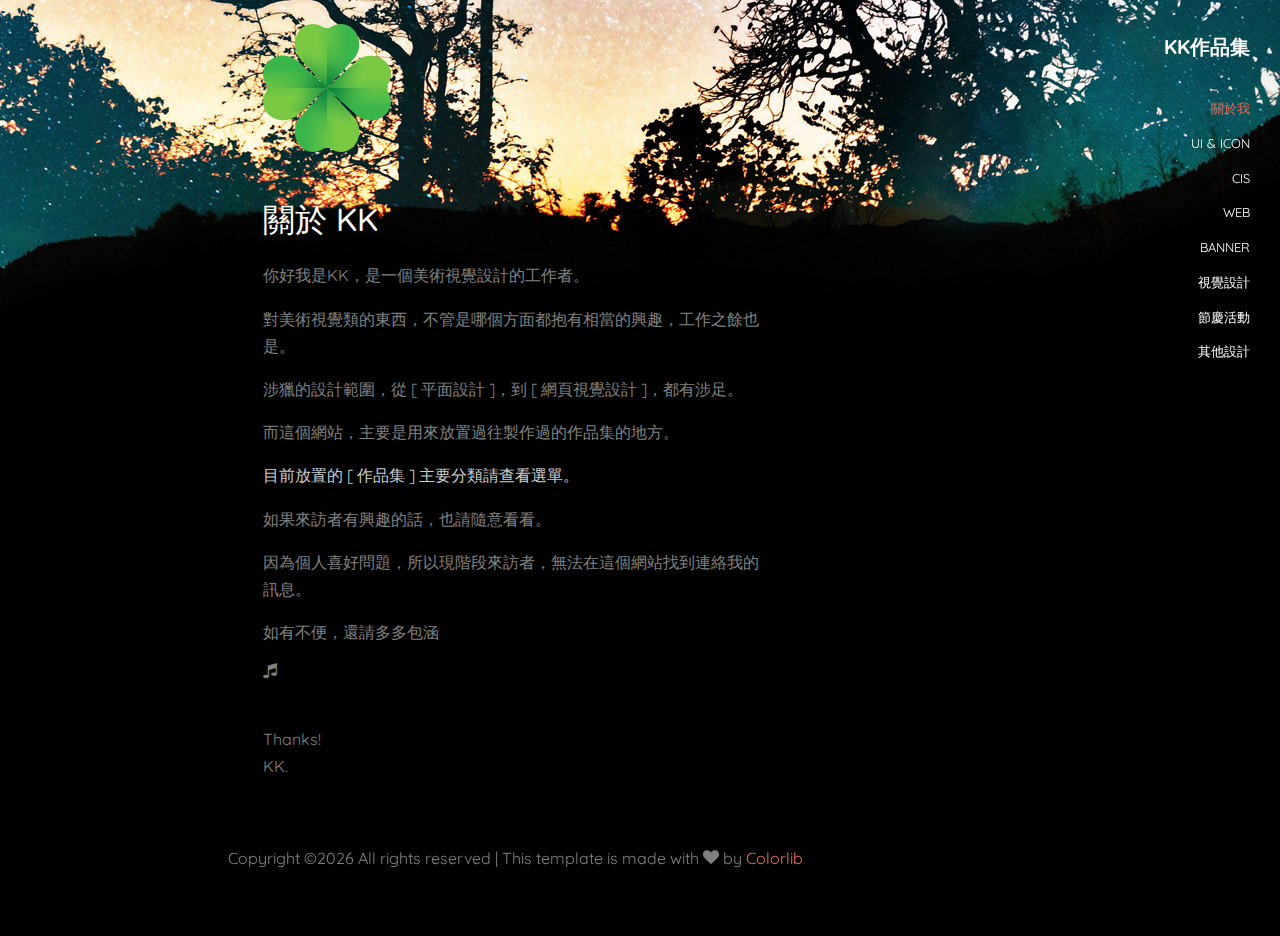
<file: index.html>
<!DOCTYPE html>
<html lang="en">
  <head>
    <title>KK作品集</title>
    <meta charset="utf-8">
    <meta name="viewport" content="width=device-width, initial-scale=1, shrink-to-fit=no">
    <link rel="shortcut icon" href="images/clover.png">

    <link href="https://fonts.googleapis.com/css?family=Quicksand:300,400,500,700,900" rel="stylesheet">
    <link rel="stylesheet" href="fonts/icomoon/style.css">

    <link rel="stylesheet" href="css/bootstrap.min.css">
    <link rel="stylesheet" href="css/magnific-popup.css">
    <link rel="stylesheet" href="css/jquery-ui.css">
    <link rel="stylesheet" href="css/owl.carousel.min.css">
    <link rel="stylesheet" href="css/owl.theme.default.min.css">

    <link rel="stylesheet" href="css/bootstrap-datepicker.css">

    <link rel="stylesheet" href="fonts/flaticon/font/flaticon.css">

    <link rel="stylesheet" href="css/aos.css">
    <link rel="stylesheet" href="css/fancybox.min.css">

    <link rel="stylesheet" href="css/style.css">
    
  </head>
  <body class="KK_bg">
  

  <div class="site-wrap">

  <div class="site-mobile-menu">
    <div class="site-mobile-menu-header">
      <div class="site-mobile-menu-close mt-3">
        <span class="icon-close2 js-menu-toggle"></span>
      </div>
    </div>
    <div class="site-mobile-menu-body"></div>
  </div>

  <header class="header-bar kk_sp d-flex d-lg-block align-items-center" data-aos="fade-left">
    <div class="site-logo">
      <a href="index.html">KK作品集</a>
    </div>
    
    <div class="d-inline-block d-xl-none ml-md-0 ml-auto py-3" style="position: relative; top: 3px;"><a href="#" class="site-menu-toggle js-menu-toggle text-white"><span class="icon-menu h3"></span></a></div>

    <div class="main-menu">
      <ul class="js-clone-nav">
        <li class="active"><a href="index.html">關於我</a></li>
        <li><a href="UI_and_Icon.html">UI & ICON</a></li>
        <li><a href="CIS.html">CIS</a></li>
        <li><a href="Web.html">WEB</a></li>
        <li><a href="banner.html">BANNER</a></li>
        <li><a href="visual_design.html">視覺設計</a></li>
        <li><a href="activity.html">節慶活動</a></li>
        <li><a href="other_design.html">其他設計</a></li>
      </ul>
      <ul class="social js-clone-nav" style="display:none;">
        <li><a href="#"><span class="icon-facebook"></span></a></li>
        <li><a href="#"><span class="icon-twitter"></span></a></li>
        <li><a href="#"><span class="icon-instagram"></span></a></li>
      </ul>
    </div>
  </header> 
  <main class="main-content">
    <div class="container-fluid photos">
      <div class="row justify-content-center">
        
        <div class="col-md-6 pt-4">
          <figure class="mb-5" data-aos="fade-up">
            <img src="images/clover.png" alt="Image" class="img-fluid">
          </figure>

          <h2 class="text-white mb-4" data-aos="fade-up">關於 KK</h2>

          <div class="row" data-aos="fade-up">
            <div class="col-md-12">
				
				<p>你好我是KK，是一個美術視覺設計的工作者。</p>
				<p>對美術視覺類的東西，不管是哪個方面都抱有相當的興趣，工作之餘也是。</p>
				<p>涉獵的設計範圍，從 [ 平面設計 ]，到 [ 網頁視覺設計 ]，都有涉足。</p>
              	<p>而這個網站，主要是用來放置過往製作過的作品集的地方。</p>
			  	<p style="color: #ccc;">目前放置的 [ 作品集 ] 主要分類請查看選單。</p>
				<p>如果來訪者有興趣的話，也請隨意看看。</p>
				<p>因為個人喜好問題，所以現階段來訪者，無法在這個網站找到連絡我的訊息。</p>
				<p>如有不便，還請多多包涵</p>
				<p class="mb-5 icomoon icon-music"></p>

              	<p class="mt-4">Thanks! <br>KK.</p>
				
            </div>
          </div>
        </div>

      </div>

      <div class="row justify-content-center">
        <div class="col-md-12 text-center py-5">
          <p>
        <!-- Link back to Colorlib can't be removed. Template is licensed under CC BY 3.0. -->
        Copyright &copy;<script>document.write(new Date().getFullYear());</script> All rights reserved | This template is made with <i class="icon-heart" aria-hidden="true"></i> by <a href="https://colorlib.com" target="_blank" >Colorlib</a>
        <!-- Link back to Colorlib can't be removed. Template is licensed under CC BY 3.0. -->
      </p>
        </div>
      </div>
    </div>
  </main>

</div> <!-- .site-wrap -->

  <script src="js/jquery-3.3.1.min.js"></script>
  <script src="js/jquery-migrate-3.0.1.min.js"></script>
  <script src="js/jquery-ui.js"></script>
  <script src="js/popper.min.js"></script>
  <script src="js/bootstrap.min.js"></script>
  <script src="js/owl.carousel.min.js"></script>
  <script src="js/jquery.stellar.min.js"></script>
  <script src="js/jquery.countdown.min.js"></script>
  <script src="js/jquery.magnific-popup.min.js"></script>
  <script src="js/bootstrap-datepicker.min.js"></script>
  <script src="js/aos.js"></script>

  <script src="js/jquery.fancybox.min.js"></script>

  <script src="js/main.js"></script>
    
  </body>
</html>
</file>
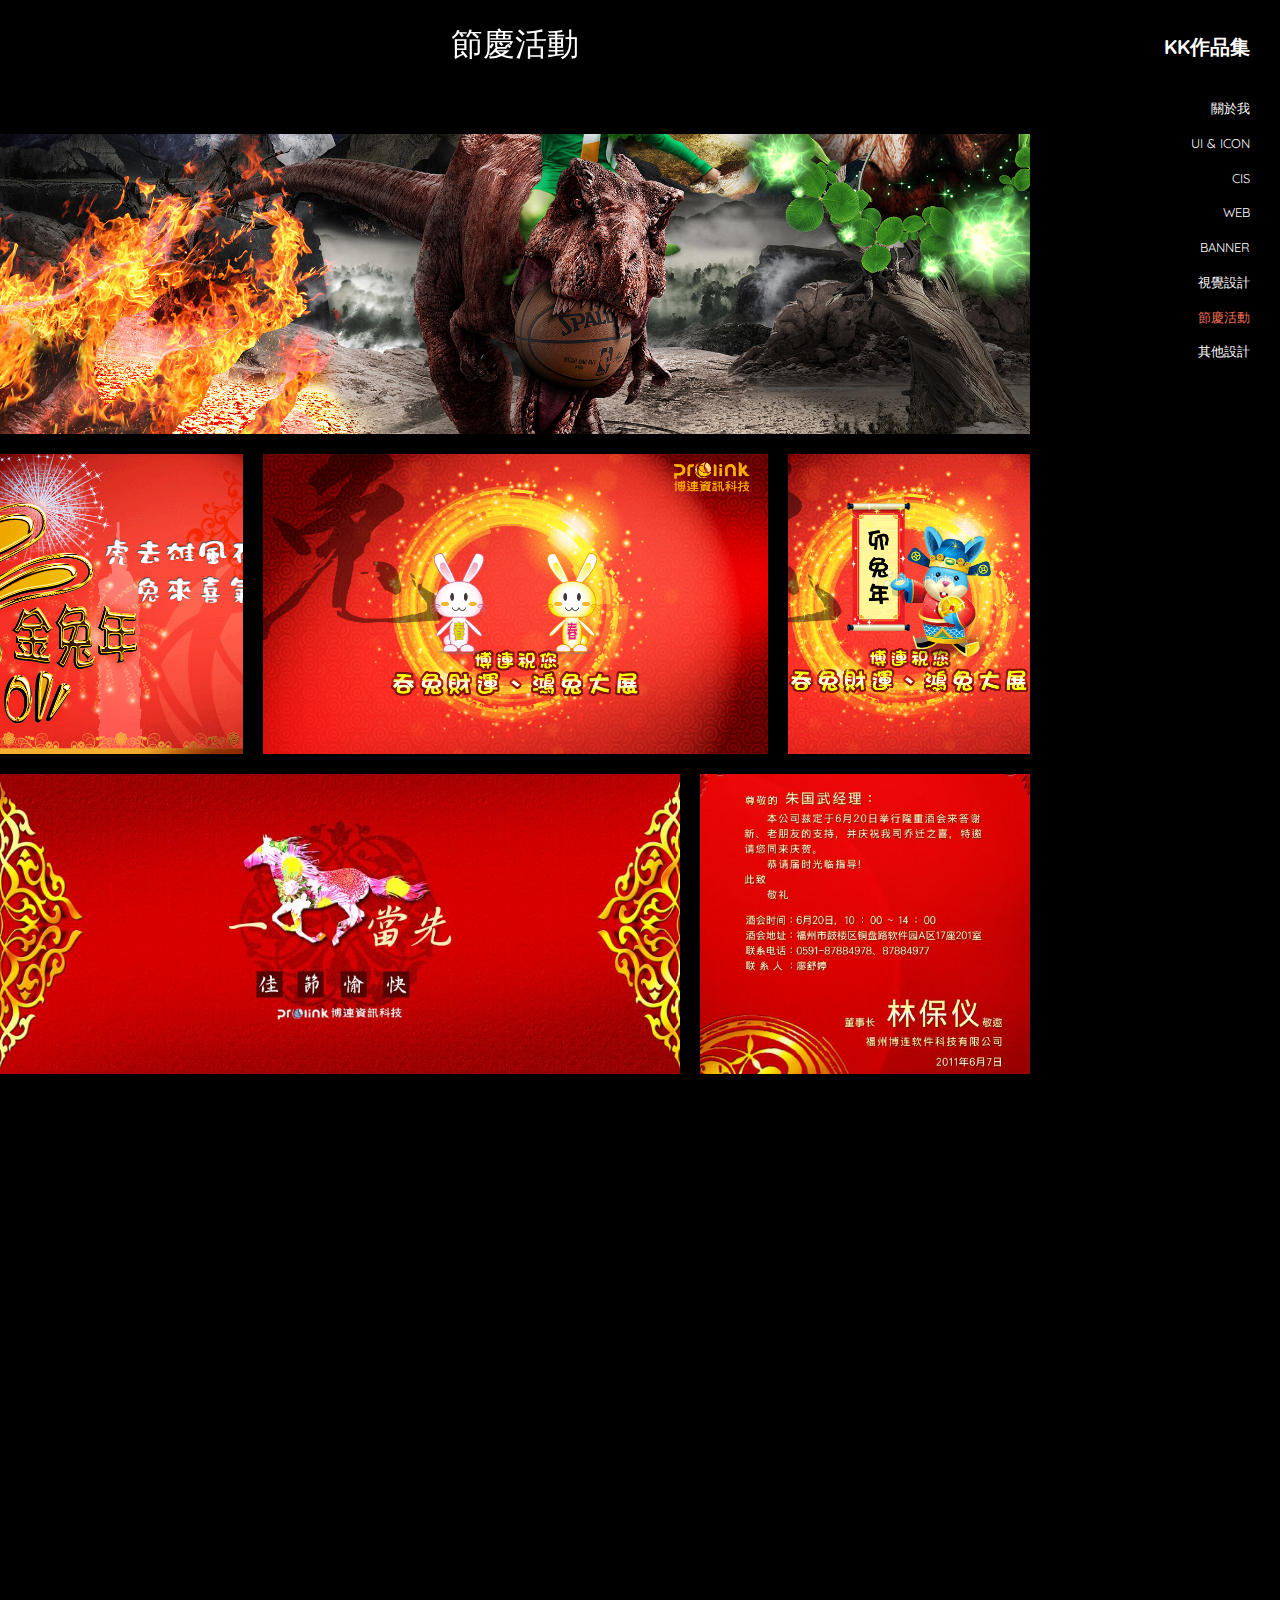
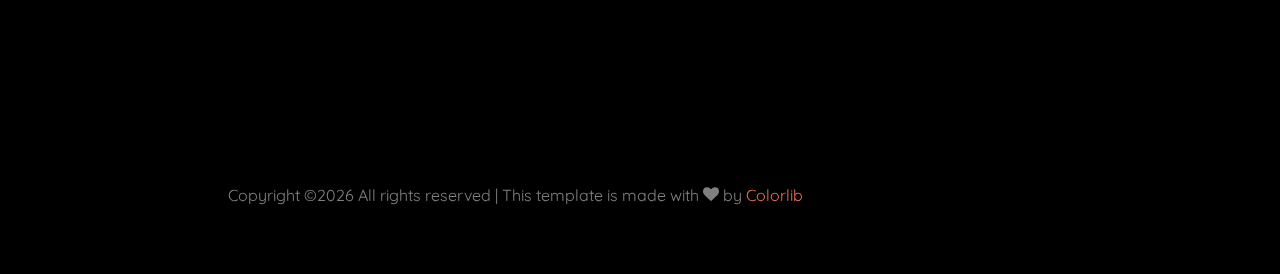
<file: activity.html>
<!DOCTYPE html>
<html lang="en">
  <head>
    <title>KK作品集</title>
    <meta charset="utf-8">
    <meta name="viewport" content="width=device-width, initial-scale=1, shrink-to-fit=no">
    <link rel="shortcut icon" href="images/clover.png">
	  
    <link href="https://fonts.googleapis.com/css?family=Quicksand:300,400,500,700,900" rel="stylesheet">
    <link rel="stylesheet" href="fonts/icomoon/style.css">

    <link rel="stylesheet" href="css/bootstrap.min.css">
    <link rel="stylesheet" href="css/magnific-popup.css">
    <link rel="stylesheet" href="css/jquery-ui.css">
    <link rel="stylesheet" href="css/owl.carousel.min.css">
    <link rel="stylesheet" href="css/owl.theme.default.min.css">

    <link rel="stylesheet" href="css/bootstrap-datepicker.css">

    <link rel="stylesheet" href="fonts/flaticon/font/flaticon.css">

    <link rel="stylesheet" href="css/aos.css">
    <link rel="stylesheet" href="css/fancybox.min.css">

    <link rel="stylesheet" href="css/style.css">
    
  </head>
  <body>
  

  <div class="site-wrap">

  <div class="site-mobile-menu">
    <div class="site-mobile-menu-header">
      <div class="site-mobile-menu-close mt-3">
        <span class="icon-close2 js-menu-toggle"></span>
      </div>
    </div>
    <div class="site-mobile-menu-body"></div>
  </div>

  <header class="header-bar d-flex d-lg-block align-items-center">
    <div class="site-logo">
      <a href="index.html">KK作品集</a>
    </div>
    
    <div class="d-inline-block d-xl-none ml-md-0 ml-auto py-3" style="position: relative; top: 3px;"><a href="#" class="site-menu-toggle js-menu-toggle text-white"><span class="icon-menu h3"></span></a></div>

    <div class="main-menu">
      <ul class="js-clone-nav">
        <li><a href="index.html">關於我</a></li>
        <li><a href="UI_and_Icon.html">UI & ICON</a></li>
        <li><a href="CIS.html">CIS</a></li>
        <li><a href="Web.html">WEB</a></li>
        <li><a href="banner.html">BANNER</a></li>
        <li><a href="visual_design.html">視覺設計</a></li>
        <li class="active"><a href="activity.html">節慶活動</a></li>
        <li><a href="other_design.html">其他設計</a></li>
      </ul>
      <ul class="social js-clone-nav" style="display:none;">
        <li><a href="#"><span class="icon-facebook"></span></a></li>
        <li><a href="#"><span class="icon-twitter"></span></a></li>
        <li><a href="#"><span class="icon-instagram"></span></a></li>
      </ul>
    </div>
  </header> 
  <main class="main-content">
    <div class="container-fluid photos">

      <div class="row pt-4 mb-5 text-center">
        <div class="col-12">
          <h2 class="text-white mb-4">節慶活動</h2>
        </div>
      </div>

      <div class="row align-items-stretch">
          
        <div class="col-6 col-md-6 col-lg-12" data-aos="fade-up">
          <a href="images/images_activity_002/NBA_Wallpaper_3840x2160_001.jpg" class="d-block photo-item" data-fancybox="gallery">
            <img src="images/images_activity_002/NBA_Wallpaper_3840x2160_001.jpg" alt="Image" class="img-fluid">
            <div class="photo-text-more">
              <span class="icon icon-search"></span>
            </div>
          </a>
        </div>
        
        <div class="col-6 col-md-6 col-lg-3" data-aos="fade-up">
          <a href="images/images_activity/2011_Rabbit_edm_02.gif" class="d-block photo-item" data-fancybox="gallery">
            <img src="images/images_activity/2011_Rabbit_edm_02.gif" alt="Image" class="img-fluid">
            <div class="photo-text-more">
              <span class="icon icon-search"></span>
            </div>
          </a>
        </div>
        <div class="col-6 col-md-6 col-lg-6" data-aos="fade-up" data-aos-delay="100">
          <a href="images/images_activity/2011_Rabbit_edm_03.gif" class="d-block photo-item" data-fancybox="gallery">
            <img src="images/images_activity/2011_Rabbit_edm_03.gif" alt="Image" class="img-fluid">
            <div class="photo-text-more">
              <span class="icon icon-search"></span>
            </div>
          </a>
        </div>
        <div class="col-6 col-md-6 col-lg-3" data-aos="fade-up" data-aos-delay="200">
          <a href="images/images_activity/2011_Rabbit_edm_03-2.gif" class="d-block photo-item" data-fancybox="gallery">
            <img src="images/images_activity/2011_Rabbit_edm_03-2.gif" alt="Image" class="img-fluid">
            <div class="photo-text-more">
              <span class="icon icon-search"></span>
            </div>
          </a>
        </div>

        <div class="col-6 col-md-6 col-lg-8" data-aos="fade-up">
          <a href="images/images_activity/2014year_edm_960x450_b.jpg" class="d-block photo-item" data-fancybox="gallery">
            <img src="images/images_activity/2014year_edm_960x450_b.jpg" alt="Image" class="img-fluid">
            <div class="photo-text-more">
              <span class="icon icon-search"></span>
            </div>
          </a>
        </div>
        <div class="col-6 col-md-6 col-lg-4" data-aos="fade-up" data-aos-delay="100">
          <a href="images/images_activity/20110525-edm-01.jpg" class="d-block photo-item" data-fancybox="gallery">
            <img src="images/images_activity/20110525-edm-01.jpg" alt="Image" class="img-fluid">
            <div class="photo-text-more">
              <span class="icon icon-search"></span>
            </div>
          </a>
        </div>

        <div class="col-6 col-md-6 col-lg-6" data-aos="fade-up">
          <a href="images/images_activity/20121128_Year-End-Party_edm-800x1200-03.jpg" class="d-block photo-item" data-fancybox="gallery">
            <img src="images/images_activity/20121128_Year-End-Party_edm-800x1200-03.jpg" alt="Image" class="img-fluid">
            <div class="photo-text-more">
              <span class="icon icon-search"></span>
            </div>
          </a>
        </div>
        <div class="col-6 col-md-6 col-lg-6" data-aos="fade-up" data-aos-delay="100">
          <a href="images/images_activity/e_card_CPP33_960x560_01.jpg" class="d-block photo-item" data-fancybox="gallery">
            <img src="images/images_activity/e_card_CPP33_960x560_01.jpg" alt="Image" class="img-fluid">
            <div class="photo-text-more">
              <span class="icon icon-search"></span>
            </div>
          </a>
        </div>


        <div class="col-6 col-md-6 col-lg-4" data-aos="fade-up">
          <a href="images/images_activity/EDM_20101208_01_Xmas_03.jpg" class="d-block photo-item" data-fancybox="gallery">
            <img src="images/images_activity/EDM_20101208_01_Xmas_03.jpg" alt="Image" class="img-fluid">
            <div class="photo-text-more">
              <span class="icon icon-search"></span>
            </div>
          </a>
        </div>
        <div class="col-6 col-md-6 col-lg-4" data-aos="fade-up" data-aos-delay="100">
          <a href="images/images_activity/EDM_20121226_800x450_03.jpg" class="d-block photo-item" data-fancybox="gallery">
            <img src="images/images_activity/EDM_20121226_800x450_03.jpg" alt="Image" class="img-fluid">
            <div class="photo-text-more">
              <span class="icon icon-search"></span>
            </div>
          </a>
        </div>
        <div class="col-6 col-md-6 col-lg-4" data-aos="fade-up" data-aos-delay="200">
          <a href="images/images_activity/EDM_20130130_960x450_01.jpg" class="d-block photo-item" data-fancybox="gallery">
            <img src="images/images_activity/EDM_20130130_960x450_01.jpg" alt="Image" class="img-fluid">
            <div class="photo-text-more">
              <span class="icon icon-search"></span>
            </div>
          </a>
        </div>

<!---->
        <div class="col-6 col-md-6 col-lg-3" data-aos="fade-up">
          <a href="images/images_activity/EDM_20130612_960x450_01.jpg" class="d-block photo-item" data-fancybox="gallery">
            <img src="images/images_activity/EDM_20130612_960x450_01.jpg" alt="Image" class="img-fluid">
            <div class="photo-text-more">
              <span class="icon icon-search"></span>
            </div>
          </a>
        </div>
        <div class="col-6 col-md-6 col-lg-6" data-aos="fade-up" data-aos-delay="100">
          <a href="images/images_activity/EDM_20130612_960x450_02.jpg" class="d-block photo-item" data-fancybox="gallery">
            <img src="images/images_activity/EDM_20130612_960x450_02.jpg" alt="Image" class="img-fluid">
            <div class="photo-text-more">
              <span class="icon icon-search"></span>
            </div>
          </a>
        </div>
        <div class="col-6 col-md-6 col-lg-3" data-aos="fade-up" data-aos-delay="200">
          <a href="images/images_activity/EDM_20130919_960x450_01.jpg" class="d-block photo-item" data-fancybox="gallery">
            <img src="images/images_activity/EDM_20130919_960x450_01.jpg" alt="Image" class="img-fluid">
            <div class="photo-text-more">
              <span class="icon icon-search"></span>
            </div>
          </a>
        </div>

        <div class="col-6 col-md-6 col-lg-8" data-aos="fade-up">
          <a href="images/images_activity/EDM_20131209_960x450_01.jpg" class="d-block photo-item" data-fancybox="gallery">
            <img src="images/images_activity/EDM_20131209_960x450_01.jpg" alt="Image" class="img-fluid">
            <div class="photo-text-more">
              <span class="icon icon-search"></span>
            </div>
          </a>
        </div>
        <div class="col-6 col-md-6 col-lg-4" data-aos="fade-up" data-aos-delay="100">
          <a href="images/images_activity/EDM_happy_new_year_2014.jpg" class="d-block photo-item" data-fancybox="gallery">
            <img src="images/images_activity/EDM_happy_new_year_2014.jpg" alt="Image" class="img-fluid">
            <div class="photo-text-more">
              <span class="icon icon-search"></span>
            </div>
          </a>
        </div>

        <div class="col-6 col-md-6 col-lg-6" data-aos="fade-up">
          <a href="images/images_activity/Festivals-800x494-01.jpg" class="d-block photo-item" data-fancybox="gallery">
            <img src="images/images_activity/Festivals-800x494-01.jpg" alt="Image" class="img-fluid">
            <div class="photo-text-more">
              <span class="icon icon-search"></span>
            </div>
          </a>
        </div>
        <div class="col-6 col-md-6 col-lg-6" data-aos="fade-up" data-aos-delay="100">
          <a href="images/images_activity/Festivals-800x494-02.gif" class="d-block photo-item" data-fancybox="gallery">
            <img src="images/images_activity/Festivals-800x494-02.gif" alt="Image" class="img-fluid">
            <div class="photo-text-more">
              <span class="icon icon-search"></span>
            </div>
          </a>
        </div>


        <div class="col-6 col-md-6 col-lg-4" data-aos="fade-up">
          <a href="images/images_activity/Festivals-800x494-02.jpg" class="d-block photo-item" data-fancybox="gallery">
            <img src="images/images_activity/Festivals-800x494-02.jpg" alt="Image" class="img-fluid">
            <div class="photo-text-more">
              <span class="icon icon-search"></span>
            </div>
          </a>
        </div>
        <div class="col-6 col-md-6 col-lg-4" data-aos="fade-up" data-aos-delay="100">
          <a href="images/images_activity/Festivals-edm-800x450-01.jpg" class="d-block photo-item" data-fancybox="gallery">
            <img src="images/images_activity/Festivals-edm-800x450-01.jpg" alt="Image" class="img-fluid">
            <div class="photo-text-more">
              <span class="icon icon-search"></span>
            </div>
          </a>
        </div>
        <div class="col-6 col-md-6 col-lg-4" data-aos="fade-up" data-aos-delay="200">
          <a href="images/images_activity/Festivals-edm-800x494-01-a.jpg" class="d-block photo-item" data-fancybox="gallery">
            <img src="images/images_activity/Festivals-edm-800x494-01-a.jpg" alt="Image" class="img-fluid">
            <div class="photo-text-more">
              <span class="icon icon-search"></span>
            </div>
          </a>
        </div>  

<!---->
        <div class="col-6 col-md-6 col-lg-3" data-aos="fade-up">
          <a href="images/images_activity/Festivals-edm-800x494-01-b.jpg" class="d-block photo-item" data-fancybox="gallery">
            <img src="images/images_activity/Festivals-edm-800x494-01-b.jpg" alt="Image" class="img-fluid">
            <div class="photo-text-more">
              <span class="icon icon-search"></span>
            </div>
          </a>
        </div>
        <div class="col-6 col-md-6 col-lg-6" data-aos="fade-up" data-aos-delay="100">
          <a href="images/images_activity/Rabbit_year_card_01s.jpg" class="d-block photo-item" data-fancybox="gallery">
            <img src="images/images_activity/Rabbit_year_card_01s.jpg" alt="Image" class="img-fluid">
            <div class="photo-text-more">
              <span class="icon icon-search"></span>
            </div>
          </a>
        </div>
        <div class="col-6 col-md-6 col-lg-3" data-aos="fade-up" data-aos-delay="200">
          <a href="images/images_activity/Year_end_760x1000_02.jpg" class="d-block photo-item" data-fancybox="gallery">
            <img src="images/images_activity/Year_end_760x1000_02.jpg" alt="Image" class="img-fluid">
            <div class="photo-text-more">
              <span class="icon icon-search"></span>
            </div>
          </a>
        </div>
  


      </div>


      <div class="row justify-content-center">
        <div class="col-md-12 text-center py-5">
          <p>
        <!-- Link back to Colorlib can't be removed. Template is licensed under CC BY 3.0. -->
        Copyright &copy;<script>document.write(new Date().getFullYear());</script> All rights reserved | This template is made with <i class="icon-heart" aria-hidden="true"></i> by <a href="https://colorlib.com" target="_blank" >Colorlib</a>
        <!-- Link back to Colorlib can't be removed. Template is licensed under CC BY 3.0. -->
      </p>
        </div>
      </div>
    </div>
  </main>

</div> <!-- .site-wrap -->

  <script src="js/jquery-3.3.1.min.js"></script>
  <script src="js/jquery-migrate-3.0.1.min.js"></script>
  <script src="js/jquery-ui.js"></script>
  <script src="js/popper.min.js"></script>
  <script src="js/bootstrap.min.js"></script>
  <script src="js/owl.carousel.min.js"></script>
  <script src="js/jquery.stellar.min.js"></script>
  <script src="js/jquery.countdown.min.js"></script>
  <script src="js/jquery.magnific-popup.min.js"></script>
  <script src="js/bootstrap-datepicker.min.js"></script>
  <script src="js/aos.js"></script>

  <script src="js/jquery.fancybox.min.js"></script>

  <script src="js/main.js"></script>
    
  </body>
</html>
</file>
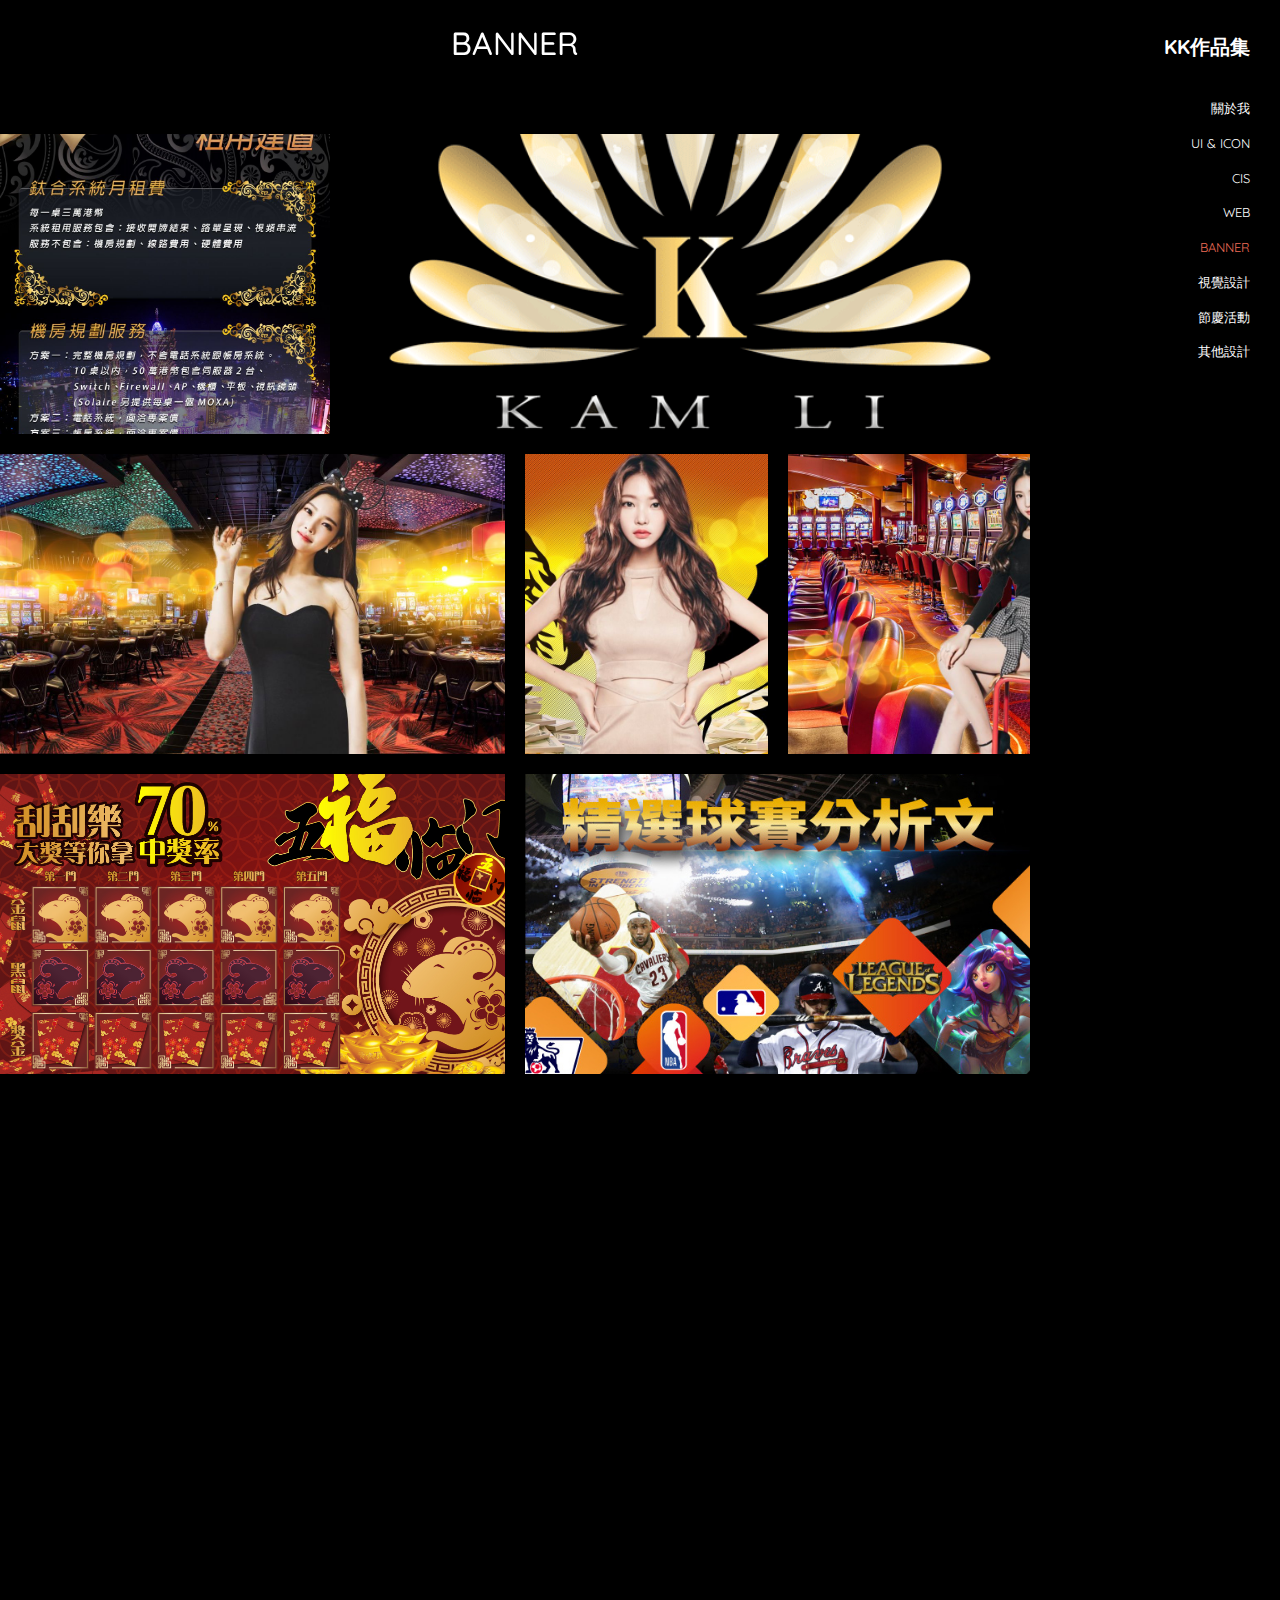
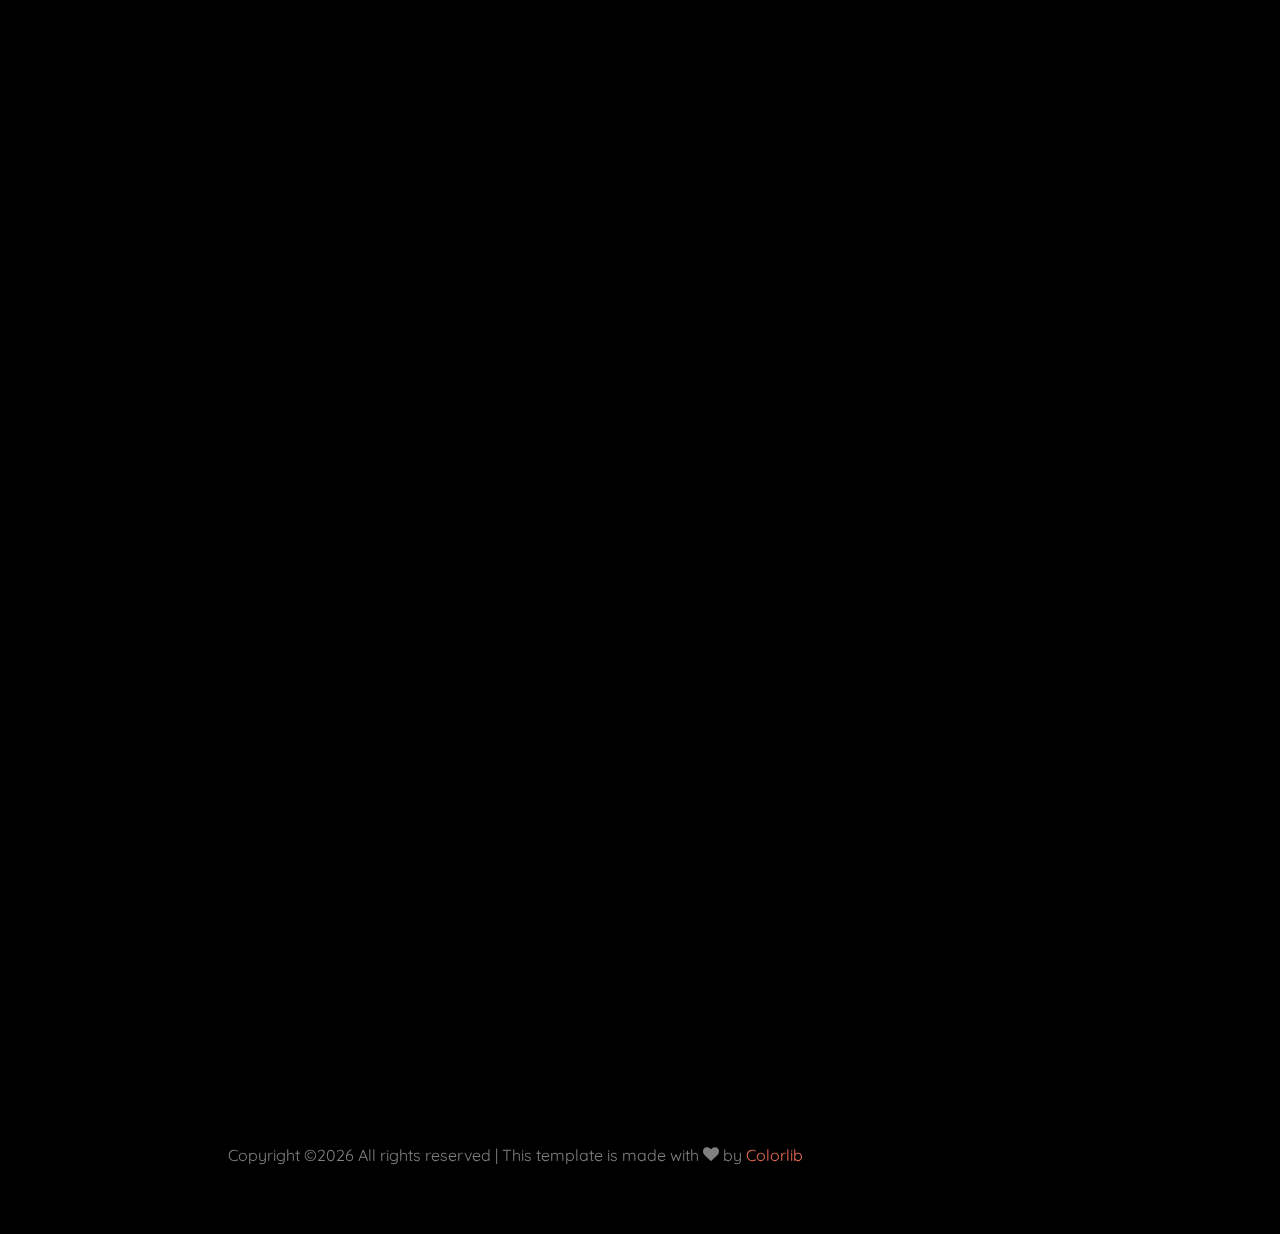
<file: banner.html>
<!DOCTYPE html>
<html lang="en">
  <head>
    <title>KK作品集</title>
    <meta charset="utf-8">
    <meta name="viewport" content="width=device-width, initial-scale=1, shrink-to-fit=no">
    <link rel="shortcut icon" href="images/clover.png">

    <link href="https://fonts.googleapis.com/css?family=Quicksand:300,400,500,700,900" rel="stylesheet">
    <link rel="stylesheet" href="fonts/icomoon/style.css">

    <link rel="stylesheet" href="css/bootstrap.min.css">
    <link rel="stylesheet" href="css/magnific-popup.css">
    <link rel="stylesheet" href="css/jquery-ui.css">
    <link rel="stylesheet" href="css/owl.carousel.min.css">
    <link rel="stylesheet" href="css/owl.theme.default.min.css">

    <link rel="stylesheet" href="css/bootstrap-datepicker.css">

    <link rel="stylesheet" href="fonts/flaticon/font/flaticon.css">

    <link rel="stylesheet" href="css/aos.css">
    <link rel="stylesheet" href="css/fancybox.min.css">

    <link rel="stylesheet" href="css/style.css">
    
  </head>
  <body>
  

  <div class="site-wrap">

  <div class="site-mobile-menu">
    <div class="site-mobile-menu-header">
      <div class="site-mobile-menu-close mt-3">
        <span class="icon-close2 js-menu-toggle"></span>
      </div>
    </div>
    <div class="site-mobile-menu-body"></div>
  </div>

  <header class="header-bar d-flex d-lg-block align-items-center">
    <div class="site-logo">
      <a href="index.html">KK作品集</a>
    </div>
    
    <div class="d-inline-block d-xl-none ml-md-0 ml-auto py-3" style="position: relative; top: 3px;"><a href="#" class="site-menu-toggle js-menu-toggle text-white"><span class="icon-menu h3"></span></a></div>

    <div class="main-menu">
      <ul class="js-clone-nav">
        <li><a href="index.html">關於我</a></li>
        <li><a href="UI_and_Icon.html">UI & ICON</a></li>
        <li><a href="CIS.html">CIS</a></li>
        <li><a href="Web.html">WEB</a></li>
        <li class="active"><a href="banner.html">BANNER</a></li>
        <li><a href="visual_design.html">視覺設計</a></li>
        <li><a href="activity.html">節慶活動</a></li>
        <li><a href="other_design.html">其他設計</a></li>
      </ul>
      <ul class="social js-clone-nav" style="display:none;">
        <li><a href="#"><span class="icon-facebook"></span></a></li>
        <li><a href="#"><span class="icon-twitter"></span></a></li>
        <li><a href="#"><span class="icon-instagram"></span></a></li>
      </ul>
    </div>
  </header> 
  <main class="main-content">
    <div class="container-fluid photos">

      <div class="row pt-4 mb-5 text-center">
        <div class="col-12">
          <h2 class="text-white mb-4">BANNER</h2>
        </div>
      </div>

      <div class="row align-items-stretch">
        
        
        <div class="col-6 col-md-6 col-lg-4" data-aos="fade-up">
          <a href="images/images_banner_002/20170828_edm_a001.jpg" class="d-block photo-item" data-fancybox="gallery">
            <img src="images/images_banner_002/20170828_edm_a001.jpg" alt="Image" class="img-fluid">
            <div class="photo-text-more">
              <span class="icon icon-search"></span>
            </div>
          </a>
        </div>
        <div class="col-6 col-md-6 col-lg-8" data-aos="fade-up" data-aos-delay="100">
          <a href="images/images_banner_002/logo-final-1.gif" class="d-block photo-item" data-fancybox="gallery">
            <img src="images/images_banner_002/logo-final-1.gif" alt="Image" class="img-fluid">
            <div class="photo-text-more">
              <span class="icon icon-search"></span>
            </div>
          </a>
        </div>
          
        <div class="col-6 col-md-6 col-lg-6" data-aos="fade-up">
          <a href="images/images_banner_002/AD_760x400_A.jpg" class="d-block photo-item" data-fancybox="gallery">
            <img src="images/images_banner_002/AD_760x400_A.jpg" alt="Image" class="img-fluid">
            <div class="photo-text-more">
              <span class="icon icon-search"></span>
            </div>
          </a>
        </div>
        <div class="col-6 col-md-6 col-lg-3" data-aos="fade-up" data-aos-delay="100">
          <a href="images/images_banner_002/AD_760x400_B.jpg" class="d-block photo-item" data-fancybox="gallery">
            <img src="images/images_banner_002/AD_760x400_B.jpg" alt="Image" class="img-fluid">
            <div class="photo-text-more">
              <span class="icon icon-search"></span>
            </div>
          </a>
        </div>
        <div class="col-6 col-md-6 col-lg-3" data-aos="fade-up" data-aos-delay="200">
          <a href="images/images_banner_002/AD_760x400_C.jpg" class="d-block photo-item" data-fancybox="gallery">
            <img src="images/images_banner_002/AD_760x400_C.jpg" alt="Image" class="img-fluid">
            <div class="photo-text-more">
              <span class="icon icon-search"></span>
            </div>
          </a>
        </div>

        <div class="col-6 col-md-6 col-lg-6" data-aos="fade-up">
          <a href="images/images_banner_003/20200204_banner_1008x612_A_001.jpg" class="d-block photo-item" data-fancybox="gallery">
            <img src="images/images_banner_003/20200204_banner_1008x612_A_001.jpg" alt="Image" class="img-fluid">
            <div class="photo-text-more">
              <span class="icon icon-search"></span>
            </div>
          </a>
        </div>
        <div class="col-6 col-md-6 col-lg-6" data-aos="fade-up" data-aos-delay="100">
          <a href="images/images_banner_003/A_banner_626x376_B_001.jpg" class="d-block photo-item" data-fancybox="gallery">
            <img src="images/images_banner_003/A_banner_626x376_B_001.jpg" alt="Image" class="img-fluid">
            <div class="photo-text-more">
              <span class="icon icon-search"></span>
            </div>
          </a>
        </div>
          
        <div class="col-6 col-md-6 col-lg-4" data-aos="fade-up">
          <a href="images/images_banner_003/A_banner_5001x2501_A_001.jpg" class="d-block photo-item" data-fancybox="gallery">
            <img src="images/images_banner_003/A_banner_5001x2501_A_001.jpg" alt="Image" class="img-fluid">
            <div class="photo-text-more">
              <span class="icon icon-search"></span>
            </div>
          </a>
        </div>
        <div class="col-6 col-md-6 col-lg-8" data-aos="fade-up" data-aos-delay="100">
          <a href="images/images_banner_003/A_banner_5001x1250_B_001.jpg" class="d-block photo-item" data-fancybox="gallery">
            <img src="images/images_banner_003/A_banner_5001x1250_B_001.jpg" alt="Image" class="img-fluid">
            <div class="photo-text-more">
              <span class="icon icon-search"></span>
            </div>
          </a>
        </div>
          
          <!--=== 一組BOX 1 ===-->

        <div class="col-6 col-md-6 col-lg-6" data-aos="fade-up">
          <a href="images/images_banner_003/A_banner_5001x2501_A_003.jpg" class="d-block photo-item" data-fancybox="gallery">
            <img src="images/images_banner_003/A_banner_5001x2501_A_003.jpg" alt="Image" class="img-fluid">
            <div class="photo-text-more">
              <span class="icon icon-search"></span>
            </div>
          </a>
        </div>
        <div class="col-6 col-md-6 col-lg-3" data-aos="fade-up" data-aos-delay="100">
          <a href="images/images_banner_003/banner_main_2074x898_A_001a.jpg" class="d-block photo-item" data-fancybox="gallery">
            <img src="images/images_banner_003/banner_main_2074x898_A_001a.jpg" alt="Image" class="img-fluid">
            <div class="photo-text-more">
              <span class="icon icon-search"></span>
            </div>
          </a>
        </div>
        <div class="col-6 col-md-6 col-lg-3" data-aos="fade-up" data-aos-delay="200">
          <a href="images/images_banner_003/banner_main_2074x898_A_002a.jpg" class="d-block photo-item" data-fancybox="gallery">
            <img src="images/images_banner_003/banner_main_2074x898_A_002a.jpg" alt="Image" class="img-fluid">
            <div class="photo-text-more">
              <span class="icon icon-search"></span>
            </div>
          </a>
        </div>

        <div class="col-6 col-md-6 col-lg-6" data-aos="fade-up">
          <a href="images/images_banner_003/banner_main_2074x898_A_003a.jpg" class="d-block photo-item" data-fancybox="gallery">
            <img src="images/images_banner_003/banner_main_2074x898_A_003a.jpg" alt="Image" class="img-fluid">
            <div class="photo-text-more">
              <span class="icon icon-search"></span>
            </div>
          </a>
        </div>
        <div class="col-6 col-md-6 col-lg-6" data-aos="fade-up" data-aos-delay="100">
          <a href="images/images_banner_003/banner_news_1160x360_Blue_001.jpg" class="d-block photo-item" data-fancybox="gallery">
            <img src="images/images_banner_003/banner_news_1160x360_Blue_001.jpg" alt="Image" class="img-fluid">
            <div class="photo-text-more">
              <span class="icon icon-search"></span>
            </div>
          </a>
        </div>
          
        <div class="col-6 col-md-6 col-lg-4" data-aos="fade-up">
          <a href="images/images_banner_003/banner_news_1160x360_Blue_002.jpg" class="d-block photo-item" data-fancybox="gallery">
            <img src="images/images_banner_003/banner_news_1160x360_Blue_002.jpg" alt="Image" class="img-fluid">
            <div class="photo-text-more">
              <span class="icon icon-search"></span>
            </div>
          </a>
        </div>
        <div class="col-6 col-md-6 col-lg-8" data-aos="fade-up" data-aos-delay="100">
          <a href="images/images_banner_003/banner_news_1160x360_Blue_003.jpg" class="d-block photo-item" data-fancybox="gallery">
            <img src="images/images_banner_003/banner_news_1160x360_Blue_003.jpg" alt="Image" class="img-fluid">
            <div class="photo-text-more">
              <span class="icon icon-search"></span>
            </div>
          </a>
        </div>
          
          <!--=== 一組BOX 2 ===-->
          
        <div class="col-6 col-md-6 col-lg-6" data-aos="fade-up">
          <a href="images/images_banner_003/banner_news_1160x360_Blue_004.jpg" class="d-block photo-item" data-fancybox="gallery">
            <img src="images/images_banner_003/banner_news_1160x360_Blue_004.jpg" alt="Image" class="img-fluid">
            <div class="photo-text-more">
              <span class="icon icon-search"></span>
            </div>
          </a>
        </div>
        <div class="col-6 col-md-6 col-lg-3" data-aos="fade-up" data-aos-delay="100">
          <a href="images/images_banner_003/banner_news_1160x360_Green_001.jpg" class="d-block photo-item" data-fancybox="gallery">
            <img src="images/images_banner_003/banner_news_1160x360_Green_001.jpg" alt="Image" class="img-fluid">
            <div class="photo-text-more">
              <span class="icon icon-search"></span>
            </div>
          </a>
        </div>
        <div class="col-6 col-md-6 col-lg-3" data-aos="fade-up" data-aos-delay="200">
          <a href="images/images_banner_003/banner_news_1160x360_Red_001.jpg" class="d-block photo-item" data-fancybox="gallery">
            <img src="images/images_banner_003/banner_news_1160x360_Red_001.jpg" alt="Image" class="img-fluid">
            <div class="photo-text-more">
              <span class="icon icon-search"></span>
            </div>
          </a>
        </div>

        <div class="col-6 col-md-6 col-lg-6" data-aos="fade-up">
          <a href="images/images_banner_003/banner_news_1160x360_Red_002.jpg" class="d-block photo-item" data-fancybox="gallery">
            <img src="images/images_banner_003/banner_news_1160x360_Red_002.jpg" alt="Image" class="img-fluid">
            <div class="photo-text-more">
              <span class="icon icon-search"></span>
            </div>
          </a>
        </div>
        <div class="col-6 col-md-6 col-lg-6" data-aos="fade-up" data-aos-delay="100">
          <a href="images/images_banner_003/banner_news_1160x360_Blue_001.jpg" class="d-block photo-item" data-fancybox="gallery">
            <img src="images/images_banner_003/banner_news_1160x360_Blue_001.jpg" alt="Image" class="img-fluid">
            <div class="photo-text-more">
              <span class="icon icon-search"></span>
            </div>
          </a>
        </div>
          
        <div class="col-6 col-md-6 col-lg-4" data-aos="fade-up">
          <a href="images/images_banner_003/banner_news_1160x360_Red_003.jpg" class="d-block photo-item" data-fancybox="gallery">
            <img src="images/images_banner_003/banner_news_1160x360_Red_003.jpg" alt="Image" class="img-fluid">
            <div class="photo-text-more">
              <span class="icon icon-search"></span>
            </div>
          </a>
        </div>
        <div class="col-6 col-md-6 col-lg-8" data-aos="fade-up" data-aos-delay="100">
          <a href="images/images_banner_003/banner_news_1160x360_Red_004.jpg" class="d-block photo-item" data-fancybox="gallery">
            <img src="images/images_banner_003/banner_news_1160x360_Red_004.jpg" alt="Image" class="img-fluid">
            <div class="photo-text-more">
              <span class="icon icon-search"></span>
            </div>
          </a>
        </div>
          
          <!--=== 一組BOX 3 ===-->
          
        <div class="col-6 col-md-6 col-lg-6" data-aos="fade-up">
          <a href="images/images_banner_003/best_banner_1600x650_A_02.jpg" class="d-block photo-item" data-fancybox="gallery">
            <img src="images/images_banner_003/best_banner_1600x650_A_02.jpg" alt="Image" class="img-fluid">
            <div class="photo-text-more">
              <span class="icon icon-search"></span>
            </div>
          </a>
        </div>
        <div class="col-6 col-md-6 col-lg-3" data-aos="fade-up" data-aos-delay="100">
          <a href="images/images_banner_003/DK511_banner_main_2074x898_A_001a.jpg" class="d-block photo-item" data-fancybox="gallery">
            <img src="images/images_banner_003/DK511_banner_main_2074x898_A_001a.jpg" alt="Image" class="img-fluid">
            <div class="photo-text-more">
              <span class="icon icon-search"></span>
            </div>
          </a>
        </div>
        <div class="col-6 col-md-6 col-lg-3" data-aos="fade-up" data-aos-delay="200">
          <a href="images/images_banner_003/DK511_banner_main_2074x898_A_002a.jpg" class="d-block photo-item" data-fancybox="gallery">
            <img src="images/images_banner_003/DK511_banner_main_2074x898_A_002a.jpg" alt="Image" class="img-fluid">
            <div class="photo-text-more">
              <span class="icon icon-search"></span>
            </div>
          </a>
        </div>

        <div class="col-6 col-md-6 col-lg-6" data-aos="fade-up">
          <a href="images/images_banner_003/DK511_banner_main_2074x898_A_003a.jpg" class="d-block photo-item" data-fancybox="gallery">
            <img src="images/images_banner_003/DK511_banner_main_2074x898_A_003a.jpg" alt="Image" class="img-fluid">
            <div class="photo-text-more">
              <span class="icon icon-search"></span>
            </div>
          </a>
        </div>
        <div class="col-6 col-md-6 col-lg-6" data-aos="fade-up" data-aos-delay="100">
          <a href="images/images_banner_003/EFG_banner_626x376_A_002.jpg" class="d-block photo-item" data-fancybox="gallery">
            <img src="images/images_banner_003/EFG_banner_626x376_A_002.jpg" alt="Image" class="img-fluid">
            <div class="photo-text-more">
              <span class="icon icon-search"></span>
            </div>
          </a>
        </div>
          
        <div class="col-6 col-md-6 col-lg-4" data-aos="fade-up">
          <a href="images/images_banner_003/FB_banner_20191220_1640x624_A_002.jpg" class="d-block photo-item" data-fancybox="gallery">
            <img src="images/images_banner_003/FB_banner_20191220_1640x624_A_002.jpg" alt="Image" class="img-fluid">
            <div class="photo-text-more">
              <span class="icon icon-search"></span>
            </div>
          </a>
        </div>
        <div class="col-6 col-md-6 col-lg-8" data-aos="fade-up" data-aos-delay="100">
          <a href="images/images_banner_003/FB_banner_960x594_A_001.jpg" class="d-block photo-item" data-fancybox="gallery">
            <img src="images/images_banner_003/FB_banner_960x594_A_001.jpg" alt="Image" class="img-fluid">
            <div class="photo-text-more">
              <span class="icon icon-search"></span>
            </div>
          </a>
        </div>
          
          <!--=== 一組BOX 4 ===-->
          
        <div class="col-6 col-md-6 col-lg-6" data-aos="fade-up">
          <a href="images/images_banner/head_ad_01.jpg" class="d-block photo-item" data-fancybox="gallery">
            <img src="images/images_banner/head_ad_01.jpg" alt="Image" class="img-fluid">
            <div class="photo-text-more">
              <span class="icon icon-search"></span>
            </div>
          </a>
        </div>
        <div class="col-6 col-md-6 col-lg-3" data-aos="fade-up" data-aos-delay="100">
          <a href="images/images_banner/banner_01.jpg" class="d-block photo-item" data-fancybox="gallery">
            <img src="images/images_banner/banner_01.jpg" alt="Image" class="img-fluid">
            <div class="photo-text-more">
              <span class="icon icon-search"></span>
            </div>
          </a>
        </div>
        <div class="col-6 col-md-6 col-lg-3" data-aos="fade-up" data-aos-delay="200">
          <a href="images/images_banner/20100624ifInfo_tw_cut_pic_01.jpg" class="d-block photo-item" data-fancybox="gallery">
            <img src="images/images_banner/20100624ifInfo_tw_cut_pic_01.jpg" alt="Image" class="img-fluid">
            <div class="photo-text-more">
              <span class="icon icon-search"></span>
            </div>
          </a>
        </div>

        <div class="col-6 col-md-6 col-lg-4" data-aos="fade-up" data-aos-delay="100">
          <a href="images/images_banner/20100624ifInfo_tw_cut_pic_02.jpg" class="d-block photo-item" data-fancybox="gallery">
            <img src="images/images_banner/20100624ifInfo_tw_cut_pic_02.jpg" alt="Image" class="img-fluid">
            <div class="photo-text-more">
              <span class="icon icon-search"></span>
            </div>
          </a>
        </div>
        <div class="col-6 col-md-6 col-lg-8" data-aos="fade-up">
          <a href="images/images_banner/head_ad_02.jpg" class="d-block photo-item" data-fancybox="gallery">
            <img src="images/images_banner/head_ad_02.jpg" alt="Image" class="img-fluid">
            <div class="photo-text-more">
              <span class="icon icon-search"></span>
            </div>
          </a>
        </div>

        <div class="col-6 col-md-6 col-lg-9" data-aos="fade-up">
          <a href="images/images_banner/head_ad_03.jpg" class="d-block photo-item" data-fancybox="gallery">
            <img src="images/images_banner/head_ad_03.jpg" alt="Image" class="img-fluid">
            <div class="photo-text-more">
              <span class="icon icon-search"></span>
            </div>
          </a>
        </div>
        <div class="col-6 col-md-6 col-lg-3" data-aos="fade-up" data-aos-delay="100">
          <a href="images/images_banner/20100624ifInfo_tw_cut_pic_03.jpg" class="d-block photo-item" data-fancybox="gallery">
            <img src="images/images_banner/20100624ifInfo_tw_cut_pic_03.jpg" alt="Image" class="img-fluid">
            <div class="photo-text-more">
              <span class="icon icon-search"></span>
            </div>
          </a>
        </div>


        <div class="col-6 col-md-6 col-lg-4" data-aos="fade-up">
          <a href="images/images_banner/20100722AD.jpg" class="d-block photo-item" data-fancybox="gallery">
            <img src="images/images_banner/20100722AD.jpg" alt="Image" class="img-fluid">
            <div class="photo-text-more">
              <span class="icon icon-search"></span>
            </div>
          </a>
        </div>
        <div class="col-6 col-md-6 col-lg-4" data-aos="fade-up" data-aos-delay="100">
          <a href="images/images_banner/20110224_edm_01.jpg" class="d-block photo-item" data-fancybox="gallery">
            <img src="images/images_banner/20110224_edm_01.jpg" alt="Image" class="img-fluid">
            <div class="photo-text-more">
              <span class="icon icon-search"></span>
            </div>
          </a>
        </div>
        <div class="col-6 col-md-6 col-lg-4" data-aos="fade-up" data-aos-delay="200">
          <a href="images/images_banner/20130508_iFreight_pic_cut_01.jpg" class="d-block photo-item" data-fancybox="gallery">
            <img src="images/images_banner/20130508_iFreight_pic_cut_01.jpg" alt="Image" class="img-fluid">
            <div class="photo-text-more">
              <span class="icon icon-search"></span>
            </div>
          </a>
        </div>

<!---->
        <div class="col-6 col-md-6 col-lg-6" data-aos="fade-up">
          <a href="images/images_banner/BG-AD-761x429-01.jpg" class="d-block photo-item" data-fancybox="gallery">
            <img src="images/images_banner/BG-AD-761x429-01.jpg" alt="Image" class="img-fluid">
            <div class="photo-text-more">
              <span class="icon icon-search"></span>
            </div>
          </a>
        </div>
        <div class="col-6 col-md-6 col-lg-6" data-aos="fade-up" data-aos-delay="100">
          <a href="images/images_banner/20100624ifInfo_tw_cut_pic_04.jpg" class="d-block photo-item" data-fancybox="gallery">
            <img src="images/images_banner/20100624ifInfo_tw_cut_pic_04.jpg" alt="Image" class="img-fluid">
            <div class="photo-text-more">
              <span class="icon icon-search"></span>
            </div>
          </a>
        </div>

        <div class="col-6 col-md-6 col-lg-8" data-aos="fade-up">
          <a href="images/images_banner/20130611_Logistic_Cloud_entrance_en.jpg" class="d-block photo-item" data-fancybox="gallery">
            <img src="images/images_banner/20130611_Logistic_Cloud_entrance_en.jpg" alt="Image" class="img-fluid">
            <div class="photo-text-more">
              <span class="icon icon-search"></span>
            </div>
          </a>
        </div>
        <div class="col-6 col-md-6 col-lg-4" data-aos="fade-up" data-aos-delay="100">
          <a href="images/images_banner/PRIOR_NOTICE_page_01.jpg" class="d-block photo-item" data-fancybox="gallery">
            <img src="images/images_banner/PRIOR_NOTICE_page_01.jpg" alt="Image" class="img-fluid">
            <div class="photo-text-more">
              <span class="icon icon-search"></span>
            </div>
          </a>
        </div>

        <div class="col-6 col-md-6 col-lg-6" data-aos="fade-up">
          <a href="images/images_banner/Login_02.jpg" class="d-block photo-item" data-fancybox="gallery">
            <img src="images/images_banner/Login_02.jpg" alt="Image" class="img-fluid">
            <div class="photo-text-more">
              <span class="icon icon-search"></span>
            </div>
          </a>
        </div>
        <div class="col-6 col-md-6 col-lg-6" data-aos="fade-up" data-aos-delay="100">
          <a href="images/images_banner/web_site_free.jpg" class="d-block photo-item" data-fancybox="gallery">
            <img src="images/images_banner/web_site_free.jpg" alt="Image" class="img-fluid">
            <div class="photo-text-more">
              <span class="icon icon-search"></span>
            </div>
          </a>
        </div>


        <div class="col-6 col-md-6 col-lg-4" data-aos="fade-up">
          <a href="images/images_banner/Mobile_480x800_BG_01_Sample.jpg" class="d-block photo-item" data-fancybox="gallery">
            <img src="images/images_banner/Mobile_480x800_BG_01_Sample.jpg" alt="Image" class="img-fluid">
            <div class="photo-text-more">
              <span class="icon icon-search"></span>
            </div>
          </a>
        </div>
        <div class="col-6 col-md-6 col-lg-4" data-aos="fade-up" data-aos-delay="100">
          <a href="images/images_banner/Mobile_480x800_BG_02_Sample.jpg" class="d-block photo-item" data-fancybox="gallery">
            <img src="images/images_banner/Mobile_480x800_BG_02_Sample.jpg" alt="Image" class="img-fluid">
            <div class="photo-text-more">
              <span class="icon icon-search"></span>
            </div>
          </a>
        </div>
        <div class="col-6 col-md-6 col-lg-4" data-aos="fade-up" data-aos-delay="200">
          <a href="images/images_banner/Mobile_480x800_BG_03_Sample.jpg" class="d-block photo-item" data-fancybox="gallery">
            <img src="images/images_banner/Mobile_480x800_BG_03_Sample.jpg" alt="Image" class="img-fluid">
            <div class="photo-text-more">
              <span class="icon icon-search"></span>
            </div>
          </a>
        </div>  

        <div class="col-6 col-md-6 col-lg-4" data-aos="fade-up">
          <a href="images/images_banner/sample_01.jpg" class="d-block photo-item" data-fancybox="gallery">
            <img src="images/images_banner/sample_01.jpg" alt="Image" class="img-fluid">
            <div class="photo-text-more">
              <span class="icon icon-search"></span>
            </div>
          </a>
        </div>
        <div class="col-6 col-md-6 col-lg-4" data-aos="fade-up" data-aos-delay="100">
          <a href="images/images_banner/sample_02.jpg" class="d-block photo-item" data-fancybox="gallery">
            <img src="images/images_banner/sample_02.jpg" alt="Image" class="img-fluid">
            <div class="photo-text-more">
              <span class="icon icon-search"></span>
            </div>
          </a>
        </div>
        <div class="col-6 col-md-6 col-lg-4" data-aos="fade-up" data-aos-delay="200">
          <a href="images/images_banner/sample_03.jpg" class="d-block photo-item" data-fancybox="gallery">
            <img src="images/images_banner/sample_03.jpg" alt="Image" class="img-fluid">
            <div class="photo-text-more">
              <span class="icon icon-search"></span>
            </div>
          </a>
        </div>  

        <div class="col-6 col-md-6 col-lg-6" data-aos="fade-up">
          <a href="images/images_banner/20140225_banner_630x90_01.gif" class="d-block photo-item" data-fancybox="gallery">
            <img src="images/images_banner/20140225_banner_630x90_01.gif" alt="Image" class="img-fluid">
            <div class="photo-text-more">
              <span class="icon icon-search"></span>
            </div>
          </a>
        </div>
        <div class="col-6 col-md-6 col-lg-6" data-aos="fade-up" data-aos-delay="100">
          <a href="images/images_banner/system-pic_WMS-ENG.jpg" class="d-block photo-item" data-fancybox="gallery">
            <img src="images/images_banner/system-pic_WMS-ENG.jpg" alt="Image" class="img-fluid">
            <div class="photo-text-more">
              <span class="icon icon-search"></span>
            </div>
          </a>
        </div>



      </div>


      <div class="row justify-content-center">
        <div class="col-md-12 text-center py-5">
          <p>
        <!-- Link back to Colorlib can't be removed. Template is licensed under CC BY 3.0. -->
        Copyright &copy;<script>document.write(new Date().getFullYear());</script> All rights reserved | This template is made with <i class="icon-heart" aria-hidden="true"></i> by <a href="https://colorlib.com" target="_blank" >Colorlib</a>
        <!-- Link back to Colorlib can't be removed. Template is licensed under CC BY 3.0. -->
      </p>
        </div>
      </div>
    </div>
  </main>

</div> <!-- .site-wrap -->

  <script src="js/jquery-3.3.1.min.js"></script>
  <script src="js/jquery-migrate-3.0.1.min.js"></script>
  <script src="js/jquery-ui.js"></script>
  <script src="js/popper.min.js"></script>
  <script src="js/bootstrap.min.js"></script>
  <script src="js/owl.carousel.min.js"></script>
  <script src="js/jquery.stellar.min.js"></script>
  <script src="js/jquery.countdown.min.js"></script>
  <script src="js/jquery.magnific-popup.min.js"></script>
  <script src="js/bootstrap-datepicker.min.js"></script>
  <script src="js/aos.js"></script>

  <script src="js/jquery.fancybox.min.js"></script>

  <script src="js/main.js"></script>
    
  </body>
</html>
</file>
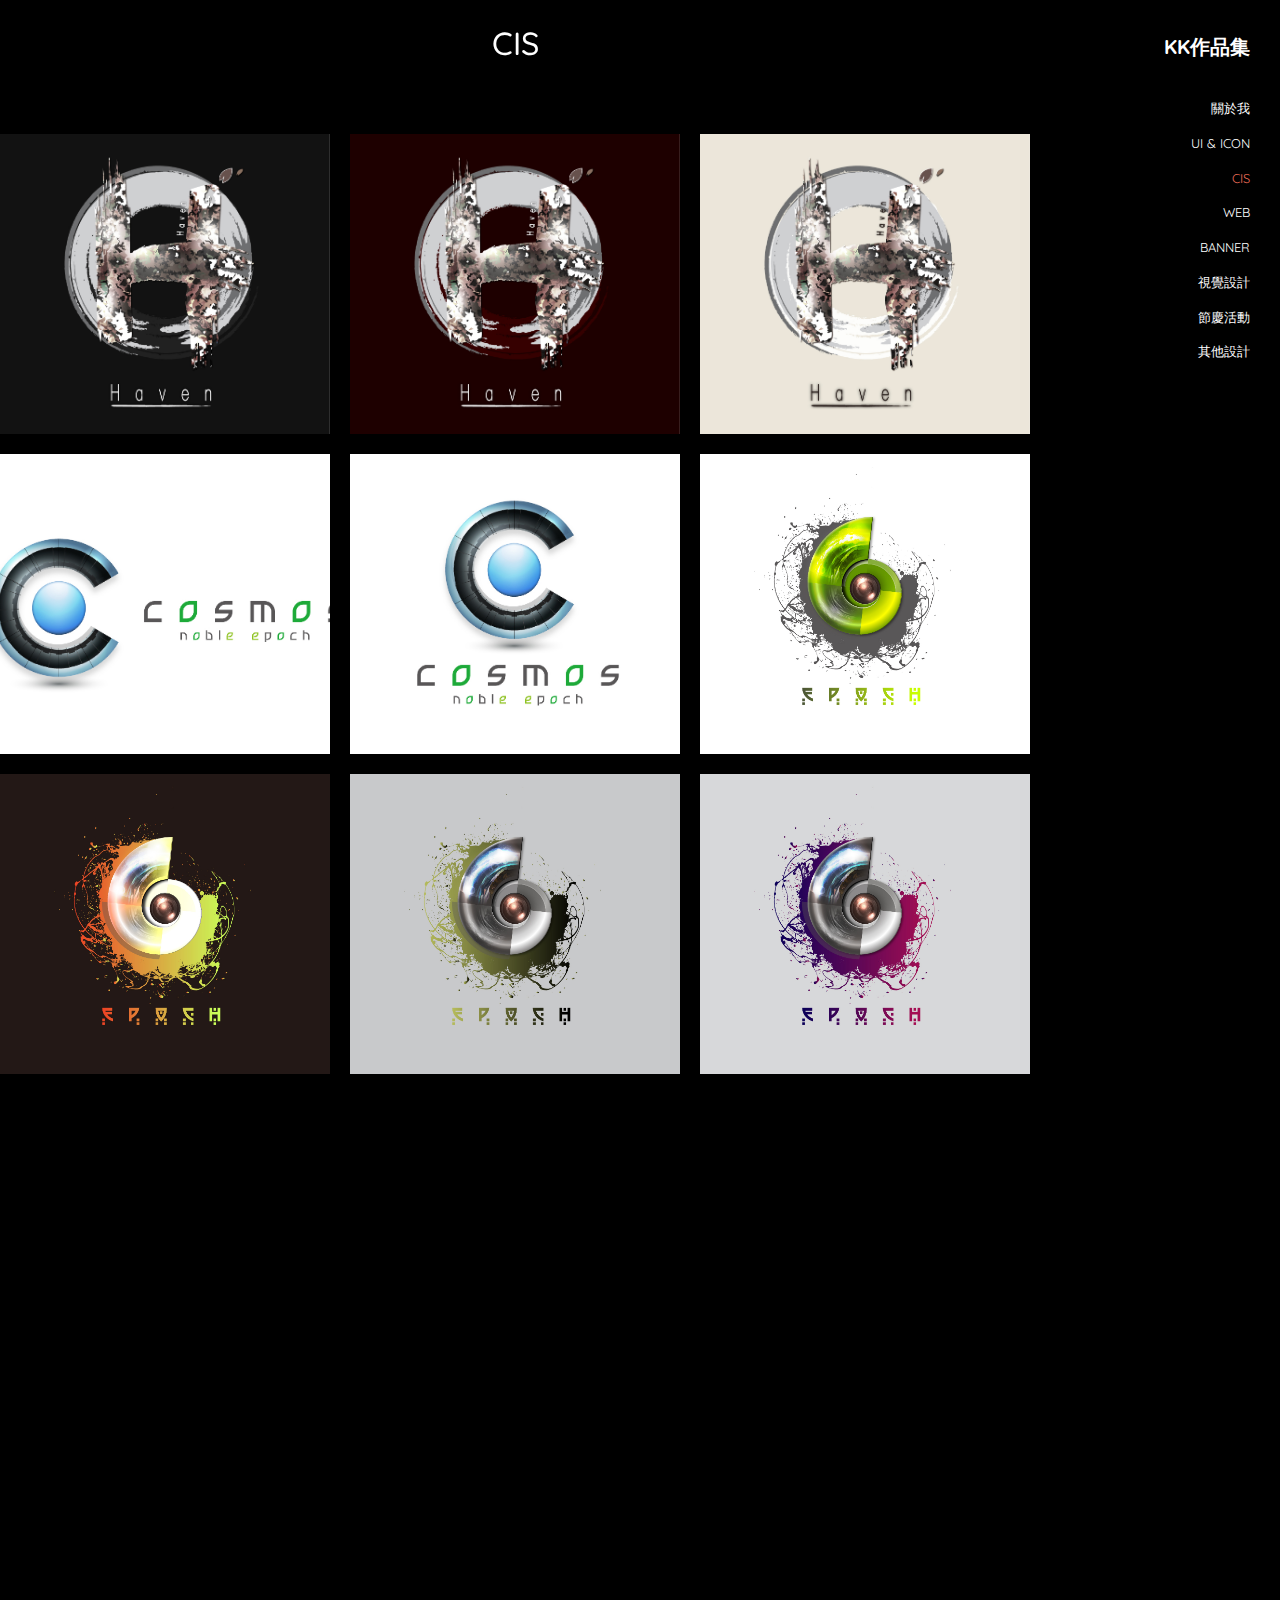
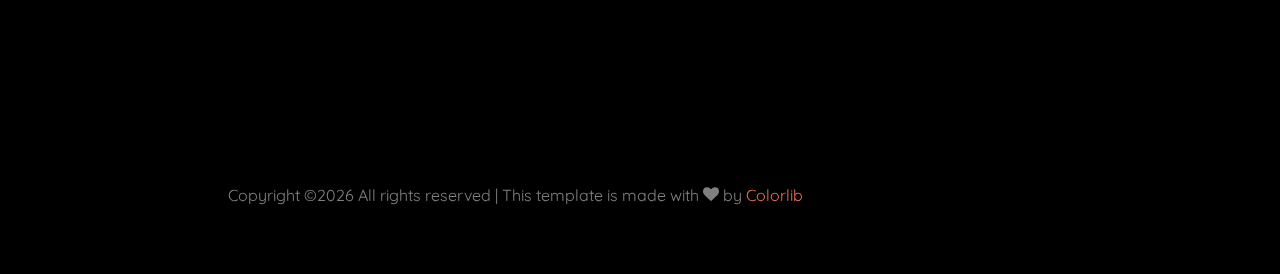
<file: CIS.html>
<!DOCTYPE html>
<html lang="en">
  <head>
    <title>KK作品集</title>
    <meta charset="utf-8">
    <meta name="viewport" content="width=device-width, initial-scale=1, shrink-to-fit=no">
    <link rel="shortcut icon" href="images/clover.png">

    <link href="https://fonts.googleapis.com/css?family=Quicksand:300,400,500,700,900" rel="stylesheet">
    <link rel="stylesheet" href="fonts/icomoon/style.css">

    <link rel="stylesheet" href="css/bootstrap.min.css">
    <link rel="stylesheet" href="css/magnific-popup.css">
    <link rel="stylesheet" href="css/jquery-ui.css">
    <link rel="stylesheet" href="css/owl.carousel.min.css">
    <link rel="stylesheet" href="css/owl.theme.default.min.css">

    <link rel="stylesheet" href="css/bootstrap-datepicker.css">

    <link rel="stylesheet" href="fonts/flaticon/font/flaticon.css">

    <link rel="stylesheet" href="css/aos.css">
    <link rel="stylesheet" href="css/fancybox.min.css">

    <link rel="stylesheet" href="css/style.css">
    
  </head>
  <body>
  

  <div class="site-wrap">

  <div class="site-mobile-menu">
    <div class="site-mobile-menu-header">
      <div class="site-mobile-menu-close mt-3">
        <span class="icon-close2 js-menu-toggle"></span>
      </div>
    </div>
    <div class="site-mobile-menu-body"></div>
  </div>

  <header class="header-bar d-flex d-lg-block align-items-center">
    <div class="site-logo">
      <a href="index.html">KK作品集</a>
    </div>
    
    <div class="d-inline-block d-xl-none ml-md-0 ml-auto py-3" style="position: relative; top: 3px;"><a href="#" class="site-menu-toggle js-menu-toggle text-white"><span class="icon-menu h3"></span></a></div>

    <div class="main-menu">
      <ul class="js-clone-nav">
        <li><a href="index.html">關於我</a></li>
        <li><a href="UI_and_Icon.html">UI & ICON</a></li>
        <li class="active"><a href="CIS.html">CIS</a></li>
        <li><a href="Web.html">WEB</a></li>
        <li><a href="banner.html">BANNER</a></li>
        <li><a href="visual_design.html">視覺設計</a></li>
        <li><a href="activity.html">節慶活動</a></li>
        <li><a href="other_design.html">其他設計</a></li>
      </ul>
      <ul class="social js-clone-nav" style="display:none;">
        <li><a href="#"><span class="icon-facebook"></span></a></li>
        <li><a href="#"><span class="icon-twitter"></span></a></li>
        <li><a href="#"><span class="icon-instagram"></span></a></li>
      </ul>
    </div>
  </header> 
  <main class="main-content">
    <div class="container-fluid photos">

      <div class="row pt-4 mb-5 text-center">
        <div class="col-12">
          <h2 class="text-white mb-4">CIS</h2>
        </div>
      </div>

      <div class="row align-items-stretch">
          
        <div class="col-6 col-md-6 col-lg-4" data-aos="fade-up">
          <a href="images/images_CIS_003/20200518_Logo_A_001c_2x.jpg" class="d-block photo-item" data-fancybox="gallery">
            <img src="images/images_CIS_003/20200518_Logo_A_001c_2x.jpg" alt="Image" class="img-fluid">
            <div class="photo-text-more">
              <span class="icon icon-search"></span>
            </div>
          </a>
        </div>
        <div class="col-6 col-md-6 col-lg-4" data-aos="fade-up" data-aos-delay="100">
          <a href="images/images_CIS_003/20200518_Logo_A_001b_2x.jpg" class="d-block photo-item" data-fancybox="gallery">
            <img src="images/images_CIS_003/20200518_Logo_A_001b_2x.jpg" alt="Image" class="img-fluid">
            <div class="photo-text-more">
              <span class="icon icon-search"></span>
            </div>
          </a>
        </div>
        <div class="col-6 col-md-6 col-lg-4" data-aos="fade-up" data-aos-delay="200">
          <a href="images/images_CIS_003/20200518_Logo_A_001a_2x.jpg" class="d-block photo-item" data-fancybox="gallery">
            <img src="images/images_CIS_003/20200518_Logo_A_001a_2x.jpg" alt="Image" class="img-fluid">
            <div class="photo-text-more">
              <span class="icon icon-search"></span>
            </div>
          </a>
        </div>

          <!---->
          
        <div class="col-6 col-md-6 col-lg-4" data-aos="fade-up">
          <a href="images/images_CIS_003/Logo_A_003_B.jpg" class="d-block photo-item" data-fancybox="gallery">
            <img src="images/images_CIS_003/Logo_A_003_B.jpg" alt="Image" class="img-fluid">
            <div class="photo-text-more">
              <span class="icon icon-search"></span>
            </div>
          </a>
        </div>
        <div class="col-6 col-md-6 col-lg-4" data-aos="fade-up" data-aos-delay="100">
          <a href="images/images_CIS_003/Logo_A_003_A.jpg" class="d-block photo-item" data-fancybox="gallery">
            <img src="images/images_CIS_003/Logo_A_003_A.jpg" alt="Image" class="img-fluid">
            <div class="photo-text-more">
              <span class="icon icon-search"></span>
            </div>
          </a>
        </div>
        <div class="col-6 col-md-6 col-lg-4" data-aos="fade-up" data-aos-delay="200">
          <a href="images/images_CIS_003/20200513_Logo_A_001c_x4.jpg" class="d-block photo-item" data-fancybox="gallery">
            <img src="images/images_CIS_003/20200513_Logo_A_001c_x4.jpg" alt="Image" class="img-fluid">
            <div class="photo-text-more">
              <span class="icon icon-search"></span>
            </div>
          </a>
        </div>

        <div class="col-6 col-md-6 col-lg-4" data-aos="fade-up">
          <a href="images/images_CIS_003/20200513_Logo_A_001c_x3.jpg" class="d-block photo-item" data-fancybox="gallery">
            <img src="images/images_CIS_003/20200513_Logo_A_001c_x3.jpg" alt="Image" class="img-fluid">
            <div class="photo-text-more">
              <span class="icon icon-search"></span>
            </div>
          </a>
        </div>
        <div class="col-6 col-md-6 col-lg-4" data-aos="fade-up" data-aos-delay="100">
          <a href="images/images_CIS_003/20200513_Logo_A_001b_x3.jpg" class="d-block photo-item" data-fancybox="gallery">
            <img src="images/images_CIS_003/20200513_Logo_A_001b_x3.jpg" alt="Image" class="img-fluid">
            <div class="photo-text-more">
              <span class="icon icon-search"></span>
            </div>
          </a>
        </div>
        <div class="col-6 col-md-6 col-lg-4" data-aos="fade-up" data-aos-delay="200">
          <a href="images/images_CIS_003/20200513_Logo_A_001a_x3.jpg" class="d-block photo-item" data-fancybox="gallery">
            <img src="images/images_CIS_003/20200513_Logo_A_001a_x3.jpg" alt="Image" class="img-fluid">
            <div class="photo-text-more">
              <span class="icon icon-search"></span>
            </div>
          </a>
        </div>

        <div class="col-6 col-md-6 col-lg-4" data-aos="fade-up">
          <a href="images/images_CIS_003/Logo_EON_B_001b.jpg" class="d-block photo-item" data-fancybox="gallery">
            <img src="images/images_CIS_003/Logo_EON_B_001b.jpg" alt="Image" class="img-fluid">
            <div class="photo-text-more">
              <span class="icon icon-search"></span>
            </div>
          </a>
        </div>
        <div class="col-6 col-md-6 col-lg-4" data-aos="fade-up" data-aos-delay="100">
          <a href="images/images_CIS_003/Logo_EON_B_001a.jpg" class="d-block photo-item" data-fancybox="gallery">
            <img src="images/images_CIS_003/Logo_EON_B_001a.jpg" alt="Image" class="img-fluid">
            <div class="photo-text-more">
              <span class="icon icon-search"></span>
            </div>
          </a>
        </div>
        <div class="col-6 col-md-6 col-lg-4" data-aos="fade-up" data-aos-delay="200">
          <a href="images/images_CIS_003/logo_BG_J_001f.jpg" class="d-block photo-item" data-fancybox="gallery">
            <img src="images/images_CIS_003/logo_BG_J_001f.jpg" alt="Image" class="img-fluid">
            <div class="photo-text-more">
              <span class="icon icon-search"></span>
            </div>
          </a>
        </div>

        <div class="col-6 col-md-6 col-lg-4" data-aos="fade-up">
          <a href="images/images_CIS_003/logo_BG_J_001c.jpg" class="d-block photo-item" data-fancybox="gallery">
            <img src="images/images_CIS_003/logo_BG_J_001c.jpg" alt="Image" class="img-fluid">
            <div class="photo-text-more">
              <span class="icon icon-search"></span>
            </div>
          </a>
        </div>
        <div class="col-6 col-md-6 col-lg-4" data-aos="fade-up" data-aos-delay="100">
          <a href="images/images_CIS_003/20200507_Logo_A_002c.jpg" class="d-block photo-item" data-fancybox="gallery">
            <img src="images/images_CIS_003/20200507_Logo_A_002c.jpg" alt="Image" class="img-fluid">
            <div class="photo-text-more">
              <span class="icon icon-search"></span>
            </div>
          </a>
        </div>
        <div class="col-6 col-md-6 col-lg-4" data-aos="fade-up" data-aos-delay="200">
          <a href="images/images_CIS_003/20200507_Logo_A_002a.jpg" class="d-block photo-item" data-fancybox="gallery">
            <img src="images/images_CIS_003/20200507_Logo_A_002a.jpg" alt="Image" class="img-fluid">
            <div class="photo-text-more">
              <span class="icon icon-search"></span>
            </div>
          </a>
        </div>

        <div class="col-6 col-md-6 col-lg-4" data-aos="fade-up">
          <a href="images/images_CIS_003/20200507_Logo_A_001c.jpg" class="d-block photo-item" data-fancybox="gallery">
            <img src="images/images_CIS_003/20200507_Logo_A_001c.jpg" alt="Image" class="img-fluid">
            <div class="photo-text-more">
              <span class="icon icon-search"></span>
            </div>
          </a>
        </div>
        <div class="col-6 col-md-6 col-lg-4" data-aos="fade-up" data-aos-delay="100">
          <a href="images/images_CIS_003/20200507_Logo_A_001b.jpg" class="d-block photo-item" data-fancybox="gallery">
            <img src="images/images_CIS_003/20200507_Logo_A_001b.jpg" alt="Image" class="img-fluid">
            <div class="photo-text-more">
              <span class="icon icon-search"></span>
            </div>
          </a>
        </div>
        <div class="col-6 col-md-6 col-lg-4" data-aos="fade-up" data-aos-delay="200">
          <a href="images/images_CIS_003/20200507_Logo_A_001a.jpg" class="d-block photo-item" data-fancybox="gallery">
            <img src="images/images_CIS_003/20200507_Logo_A_001a.jpg" alt="Image" class="img-fluid">
            <div class="photo-text-more">
              <span class="icon icon-search"></span>
            </div>
          </a>
        </div>



        <!--== 分段 ==-->

        <div class="col-6 col-md-6 col-lg-4" data-aos="fade-up">
          <a href="images/images_CIS/Logo-iTMS-F-02-A.jpg" class="d-block photo-item" data-fancybox="gallery">
            <img src="images/images_CIS/Logo-iTMS-F-02-A.jpg" alt="Image" class="img-fluid">
            <div class="photo-text-more">
              <span class="icon icon-search"></span>
            </div>
          </a>
        </div>
        <div class="col-6 col-md-6 col-lg-4" data-aos="fade-up" data-aos-delay="100">
          <a href="images/images_CIS/Logo-iTMS-F-02-B.jpg" class="d-block photo-item" data-fancybox="gallery">
            <img src="images/images_CIS/Logo-iTMS-F-02-B.jpg" alt="Image" class="img-fluid">
            <div class="photo-text-more">
              <span class="icon icon-search"></span>
            </div>
          </a>
        </div>
        <div class="col-6 col-md-6 col-lg-4" data-aos="fade-up" data-aos-delay="200">
          <a href="images/images_CIS/Logo-iWMS-03-Final.jpg" class="d-block photo-item" data-fancybox="gallery">
            <img src="images/images_CIS/Logo-iWMS-03-Final.jpg" alt="Image" class="img-fluid">
            <div class="photo-text-more">
              <span class="icon icon-search"></span>
            </div>
          </a>
        </div>

        <div class="col-6 col-md-6 col-lg-4" data-aos="fade-up" data-aos-delay="100">
          <a href="images/images_CIS/L-Cloud_Logo-final_shadow_curve-01.jpg" class="d-block photo-item" data-fancybox="gallery">
            <img src="images/images_CIS/L-Cloud_Logo-final_shadow_curve-01.jpg" alt="Image" class="img-fluid">
            <div class="photo-text-more">
              <span class="icon icon-search"></span>
            </div>
          </a>
        </div>
        <div class="col-6 col-md-6 col-lg-4" data-aos="fade-up" data-aos-delay="200">
          <a href="images/images_CIS/L-Cloud_Logo-final-curve-03.jpg" class="d-block photo-item" data-fancybox="gallery">
            <img src="images/images_CIS/L-Cloud_Logo-final-curve-03.jpg" alt="Image" class="img-fluid">
            <div class="photo-text-more">
              <span class="icon icon-search"></span>
            </div>
          </a>
        </div>

        <div class="col-6 col-md-6 col-lg-4" data-aos="fade-up">
          <a href="images/images_CIS/898LOGO_02.jpg" class="d-block photo-item" data-fancybox="gallery">
            <img src="images/images_CIS/898LOGO_02.jpg" alt="Image" class="img-fluid">
            <div class="photo-text-more">
              <span class="icon icon-search"></span>
            </div>
          </a>
        </div>
        <div class="col-6 col-md-6 col-lg-4" data-aos="fade-up" data-aos-delay="100">
          <a href="images/images_CIS/2011-new-logo_prolink-a.jpg" class="d-block photo-item" data-fancybox="gallery">
            <img src="images/images_CIS/2011-new-logo_prolink-a.jpg" alt="Image" class="img-fluid">
            <div class="photo-text-more">
              <span class="icon icon-search"></span>
            </div>
          </a>
        </div>

        <div class="col-6 col-md-6 col-lg-4" data-aos="fade-up">
          <a href="images/images_CIS/20130307_TMS_LOGO_01_B.jpg" class="d-block photo-item" data-fancybox="gallery">
            <img src="images/images_CIS/20130307_TMS_LOGO_01_B.jpg" alt="Image" class="img-fluid">
            <div class="photo-text-more">
              <span class="icon icon-search"></span>
            </div>
          </a>
        </div>
        <div class="col-6 col-md-6 col-lg-4" data-aos="fade-up" data-aos-delay="100">
          <a href="images/images_CIS/20130506_Logo_Shipping_456_01_A.jpg" class="d-block photo-item" data-fancybox="gallery">
            <img src="images/images_CIS/20130506_Logo_Shipping_456_01_A.jpg" alt="Image" class="img-fluid">
            <div class="photo-text-more">
              <span class="icon icon-search"></span>
            </div>
          </a>
        </div>


        <div class="col-6 col-md-6 col-lg-4" data-aos="fade-up">
          <a href="images/images_CIS/20130626_LOGO_General-Ledger_01_B.jpg" class="d-block photo-item" data-fancybox="gallery">
            <img src="images/images_CIS/20130626_LOGO_General-Ledger_01_B.jpg" alt="Image" class="img-fluid">
            <div class="photo-text-more">
              <span class="icon icon-search"></span>
            </div>
          </a>
        </div>
        <div class="col-6 col-md-6 col-lg-4" data-aos="fade-up" data-aos-delay="100">
          <a href="images/images_CIS/Cloud Computing_04-c.jpg" class="d-block photo-item" data-fancybox="gallery">
            <img src="images/images_CIS/Cloud Computing_04-c.jpg" alt="Image" class="img-fluid">
            <div class="photo-text-more">
              <span class="icon icon-search"></span>
            </div>
          </a>
        </div>
        <div class="col-6 col-md-6 col-lg-4" data-aos="fade-up" data-aos-delay="200">
          <a href="images/images_CIS/Logo_Shipping456_a_02.jpg" class="d-block photo-item" data-fancybox="gallery">
            <img src="images/images_CIS/Logo_Shipping456_a_02.jpg" alt="Image" class="img-fluid">
            <div class="photo-text-more">
              <span class="icon icon-search"></span>
            </div>
          </a>
        </div>  
		  
<!---->
        <div class="col-6 col-md-6 col-lg-4" data-aos="fade-up">
          <a href="images/images_CIS/pro_PMS_ICON_final.jpg" class="d-block photo-item" data-fancybox="gallery">
            <img src="images/images_CIS/pro_PMS_ICON_final.jpg" alt="Image" class="img-fluid">
            <div class="photo-text-more">
              <span class="icon icon-search"></span>
            </div>
          </a>
        </div>
        <div class="col-6 col-md-6 col-lg-4" data-aos="fade-up" data-aos-delay="100">
          <a href="images/images_CIS/sample_01.jpg" class="d-block photo-item" data-fancybox="gallery">
            <img src="images/images_CIS/sample_01.jpg" alt="Image" class="img-fluid">
            <div class="photo-text-more">
              <span class="icon icon-search"></span>
            </div>
          </a>
        </div>

        <div class="col-6 col-md-6 col-lg-4" data-aos="fade-up">
          <a href="images/images_CIS/sample_02.jpg" class="d-block photo-item" data-fancybox="gallery">
            <img src="images/images_CIS/sample_02.jpg" alt="Image" class="img-fluid">
            <div class="photo-text-more">
              <span class="icon icon-search"></span>
            </div>
          </a>
        </div>
        <div class="col-6 col-md-6 col-lg-4" data-aos="fade-up" data-aos-delay="100">
          <a href="images/images_CIS/sample_03.jpg" class="d-block photo-item" data-fancybox="gallery">
            <img src="images/images_CIS/sample_03.jpg" alt="Image" class="img-fluid">
            <div class="photo-text-more">
              <span class="icon icon-search"></span>
            </div>
          </a>
        </div>

        <div class="col-6 col-md-6 col-lg-4" data-aos="fade-up">
          <a href="images/images_CIS_002/20171030_Logo_02_a.jpg" class="d-block photo-item" data-fancybox="gallery">
            <img src="images/images_CIS_002/20171030_Logo_02_a.jpg" alt="Image" class="img-fluid">
            <div class="photo-text-more">
              <span class="icon icon-search"></span>
            </div>
          </a>
        </div>
        <div class="col-6 col-md-6 col-lg-4" data-aos="fade-up" data-aos-delay="100">
          <a href="images/images_CIS_002/20171030_Logo_02_b.jpg" class="d-block photo-item" data-fancybox="gallery">
            <img src="images/images_CIS_002/20171030_Logo_02_b.jpg" alt="Image" class="img-fluid">
            <div class="photo-text-more">
              <span class="icon icon-search"></span>
            </div>
          </a>
        </div>
        <div class="col-6 col-md-6 col-lg-4" data-aos="fade-up" data-aos-delay="200">
          <a href="images/images_CIS_002/20171030_Logo_02_c.jpg" class="d-block photo-item" data-fancybox="gallery">
            <img src="images/images_CIS_002/20171030_Logo_02_c.jpg" alt="Image" class="img-fluid">
            <div class="photo-text-more">
              <span class="icon icon-search"></span>
            </div>
          </a>
        </div>

		<div class="col-6 col-md-6 col-lg-4" data-aos="fade-up">
          <a href="images/images_CIS/20120912_banner_200x90_01_EDI_Declaration_System_eng.jpg" class="d-block photo-item" data-fancybox="gallery">
            <img src="images/images_CIS/20120912_banner_200x90_01_EDI_Declaration_System_eng.jpg" alt="Image" class="img-fluid">
            <div class="photo-text-more">
              <span class="icon icon-search"></span>
            </div>
          </a>
        </div>
        <div class="col-6 col-md-6 col-lg-4" data-aos="fade-up" data-aos-delay="100">
          <a href="images/images_CIS/20120912_banner_200x90_02_Global_Logistics_Solutions_eng.jpg" class="d-block photo-item" data-fancybox="gallery">
            <img src="images/images_CIS/20120912_banner_200x90_02_Global_Logistics_Solutions_eng.jpg" alt="Image" class="img-fluid">
            <div class="photo-text-more">
              <span class="icon icon-search"></span>
            </div>
          </a>
        </div>
        <div class="col-6 col-md-6 col-lg-4" data-aos="fade-up" data-aos-delay="200">
          <a href="images/images_CIS/20120912_banner_200x90_03_Warehouse_Management_System_eng.jpg" class="d-block photo-item" data-fancybox="gallery">
            <img src="images/images_CIS/20120912_banner_200x90_03_Warehouse_Management_System_eng.jpg" alt="Image" class="img-fluid">
            <div class="photo-text-more">
              <span class="icon icon-search"></span>
            </div>
          </a>
        </div>

        <div class="col-6 col-md-6 col-lg-4" data-aos="fade-up">
          <a href="images/images_CIS/20120912_banner_200x90_04_International_Express_System_eng.jpg" class="d-block photo-item" data-fancybox="gallery">
            <img src="images/images_CIS/20120912_banner_200x90_04_International_Express_System_eng.jpg" alt="Image" class="img-fluid">
            <div class="photo-text-more">
              <span class="icon icon-search"></span>
            </div>
          </a>
        </div>
        <div class="col-6 col-md-6 col-lg-4" data-aos="fade-up" data-aos-delay="100">
          <a href="images/images_CIS/20120912_banner_200x90_05_Cargo_Tracking_System_eng.jpg" class="d-block photo-item" data-fancybox="gallery">
            <img src="images/images_CIS/20120912_banner_200x90_05_Cargo_Tracking_System_eng.jpg" alt="Image" class="img-fluid">
            <div class="photo-text-more">
              <span class="icon icon-search"></span>
            </div>
          </a>
        </div>

        <div class="col-6 col-md-6 col-lg-4" data-aos="fade-up">
          <a href="images/images_CIS/20120912_banner_200x90_06_AMS_ISF_eng.jpg" class="d-block photo-item" data-fancybox="gallery">
            <img src="images/images_CIS/20120912_banner_200x90_06_AMS_ISF_eng.jpg" alt="Image" class="img-fluid">
            <div class="photo-text-more">
              <span class="icon icon-search"></span>
            </div>
          </a>
        </div>
        <div class="col-6 col-md-6 col-lg-4" data-aos="fade-up" data-aos-delay="100">
          <a href="images/images_CIS/20120912_banner_200x90_07_GF_eng.jpg" class="d-block photo-item" data-fancybox="gallery">
            <img src="images/images_CIS/20120912_banner_200x90_07_GF_eng.jpg" alt="Image" class="img-fluid">
            <div class="photo-text-more">
              <span class="icon icon-search"></span>
            </div>
          </a>
        </div>


        <div class="col-6 col-md-6 col-lg-4" data-aos="fade-up">
          <a href="images/images_CIS/20120912_banner_200x90_08_CA_eng.jpg" class="d-block photo-item" data-fancybox="gallery">
            <img src="images/images_CIS/20120912_banner_200x90_08_CA_eng.jpg" alt="Image" class="img-fluid">
            <div class="photo-text-more">
              <span class="icon icon-search"></span>
            </div>
          </a>
        </div>
        <div class="col-6 col-md-6 col-lg-4" data-aos="fade-up" data-aos-delay="100">
          <a href="images/images_CIS/20120912_banner_200x90_09_TM_eng.jpg" class="d-block photo-item" data-fancybox="gallery">
            <img src="images/images_CIS/20120912_banner_200x90_09_TM_eng.jpg" alt="Image" class="img-fluid">
            <div class="photo-text-more">
              <span class="icon icon-search"></span>
            </div>
          </a>
        </div>
        <div class="col-6 col-md-6 col-lg-4" data-aos="fade-up" data-aos-delay="200">
          <a href="images/images_CIS/11_logo_02_01.jpg" class="d-block photo-item" data-fancybox="gallery">
            <img src="images/images_CIS/11_logo_02_01.jpg" alt="Image" class="img-fluid">
            <div class="photo-text-more">
              <span class="icon icon-search"></span>
            </div>
          </a>
        </div>

<!---->
        <div class="col-6 col-md-6 col-lg-4" data-aos="fade-up">
          <a href="images/images_CIS/11_logo_02_02.jpg" class="d-block photo-item" data-fancybox="gallery">
            <img src="images/images_CIS/11_logo_02_02.jpg" alt="Image" class="img-fluid">
            <div class="photo-text-more">
              <span class="icon icon-search"></span>
            </div>
          </a>
        </div>
        <div class="col-6 col-md-6 col-lg-4" data-aos="fade-up" data-aos-delay="100">
          <a href="images/images_CIS/11_logo_02_03.jpg" class="d-block photo-item" data-fancybox="gallery">
            <img src="images/images_CIS/11_logo_02_03.jpg" alt="Image" class="img-fluid">
            <div class="photo-text-more">
              <span class="icon icon-search"></span>
            </div>
          </a>
        </div>
        <div class="col-6 col-md-6 col-lg-4" data-aos="fade-up" data-aos-delay="200">
          <a href="images/images_CIS/11_logo_02_04.jpg" class="d-block photo-item" data-fancybox="gallery">
            <img src="images/images_CIS/11_logo_02_04.jpg" alt="Image" class="img-fluid">
            <div class="photo-text-more">
              <span class="icon icon-search"></span>
            </div>
          </a>
        </div>

        <div class="col-6 col-md-6 col-lg-4" data-aos="fade-up">
          <a href="images/images_CIS/11_logo_02_05.jpg" class="d-block photo-item" data-fancybox="gallery">
            <img src="images/images_CIS/11_logo_02_05.jpg" alt="Image" class="img-fluid">
            <div class="photo-text-more">
              <span class="icon icon-search"></span>
            </div>
          </a>
        </div>
        <div class="col-6 col-md-6 col-lg-4" data-aos="fade-up" data-aos-delay="100">
          <a href="images/images_CIS/11_logo_02_06.jpg" class="d-block photo-item" data-fancybox="gallery">
            <img src="images/images_CIS/11_logo_02_06.jpg" alt="Image" class="img-fluid">
            <div class="photo-text-more">
              <span class="icon icon-search"></span>
            </div>
          </a>
        </div>

        <div class="col-6 col-md-6 col-lg-4" data-aos="fade-up">
          <a href="images/images_CIS/11_logo_02_07.jpg" class="d-block photo-item" data-fancybox="gallery">
            <img src="images/images_CIS/11_logo_02_07.jpg" alt="Image" class="img-fluid">
            <div class="photo-text-more">
              <span class="icon icon-search"></span>
            </div>
          </a>
        </div>
        <div class="col-6 col-md-6 col-lg-4" data-aos="fade-up" data-aos-delay="100">
          <a href="images/images_CIS/11_logo_02_08.jpg" class="d-block photo-item" data-fancybox="gallery">
            <img src="images/images_CIS/11_logo_02_08.jpg" alt="Image" class="img-fluid">
            <div class="photo-text-more">
              <span class="icon icon-search"></span>
            </div>
          </a>
        </div>


        <div class="col-6 col-md-6 col-lg-4" data-aos="fade-up">
          <a href="images/images_CIS/11_logo_02_09.jpg" class="d-block photo-item" data-fancybox="gallery">
            <img src="images/images_CIS/11_logo_02_09.jpg" alt="Image" class="img-fluid">
            <div class="photo-text-more">
              <span class="icon icon-search"></span>
            </div>
          </a>
        </div>
        <div class="col-6 col-md-6 col-lg-4" data-aos="fade-up" data-aos-delay="100">
          <a href="images/images_CIS/11_logo_02_10.jpg" class="d-block photo-item" data-fancybox="gallery">
            <img src="images/images_CIS/11_logo_02_10.jpg" alt="Image" class="img-fluid">
            <div class="photo-text-more">
              <span class="icon icon-search"></span>
            </div>
          </a>
        </div>
        <div class="col-6 col-md-6 col-lg-4" data-aos="fade-up" data-aos-delay="200">
          <a href="images/images_CIS/11_logo_02_11.jpg" class="d-block photo-item" data-fancybox="gallery">
            <img src="images/images_CIS/11_logo_02_11.jpg" alt="Image" class="img-fluid">
            <div class="photo-text-more">
              <span class="icon icon-search"></span>
            </div>
          </a>
        </div>
		  
<!---->
        <div class="col-6 col-md-6 col-lg-4" data-aos="fade-up">
          <a href="images/images_CIS/iFreight_Final-r.jpg" class="d-block photo-item" data-fancybox="gallery">
            <img src="images/images_CIS/iFreight_Final-r.jpg" class="img-fluid">
            <div class="photo-text-more">
              <span class="icon icon-search"></span>
            </div>
          </a>
        </div>


<!--
        <div class="col-6 col-md-6 col-lg-4" data-aos="fade-up">
          <a href="images" class="d-block photo-item" data-fancybox="gallery">
            <img src="images" alt="Image" class="img-fluid">
            <div class="photo-text-more">
              <span class="icon icon-search"></span>
            </div>
          </a>
        </div>
        <div class="col-6 col-md-6 col-lg-4" data-aos="fade-up" data-aos-delay="100">
          <a href="images" class="d-block photo-item" data-fancybox="gallery">
            <img src="images" alt="Image" class="img-fluid">
            <div class="photo-text-more">
              <span class="icon icon-search"></span>
            </div>
          </a>
        </div>
-->


      </div>


      <div class="row justify-content-center">
        <div class="col-md-12 text-center py-5">
          <p>
        <!-- Link back to Colorlib can't be removed. Template is licensed under CC BY 3.0. -->
        Copyright &copy;<script>document.write(new Date().getFullYear());</script> All rights reserved | This template is made with <i class="icon-heart" aria-hidden="true"></i> by <a href="https://colorlib.com" target="_blank" >Colorlib</a>
        <!-- Link back to Colorlib can't be removed. Template is licensed under CC BY 3.0. -->
      </p>
        </div>
      </div>
    </div>
  </main>

</div> <!-- .site-wrap -->

  <script src="js/jquery-3.3.1.min.js"></script>
  <script src="js/jquery-migrate-3.0.1.min.js"></script>
  <script src="js/jquery-ui.js"></script>
  <script src="js/popper.min.js"></script>
  <script src="js/bootstrap.min.js"></script>
  <script src="js/owl.carousel.min.js"></script>
  <script src="js/jquery.stellar.min.js"></script>
  <script src="js/jquery.countdown.min.js"></script>
  <script src="js/jquery.magnific-popup.min.js"></script>
  <script src="js/bootstrap-datepicker.min.js"></script>
  <script src="js/aos.js"></script>

  <script src="js/jquery.fancybox.min.js"></script>

  <script src="js/main.js"></script>
    
  </body>
</html>
</file>
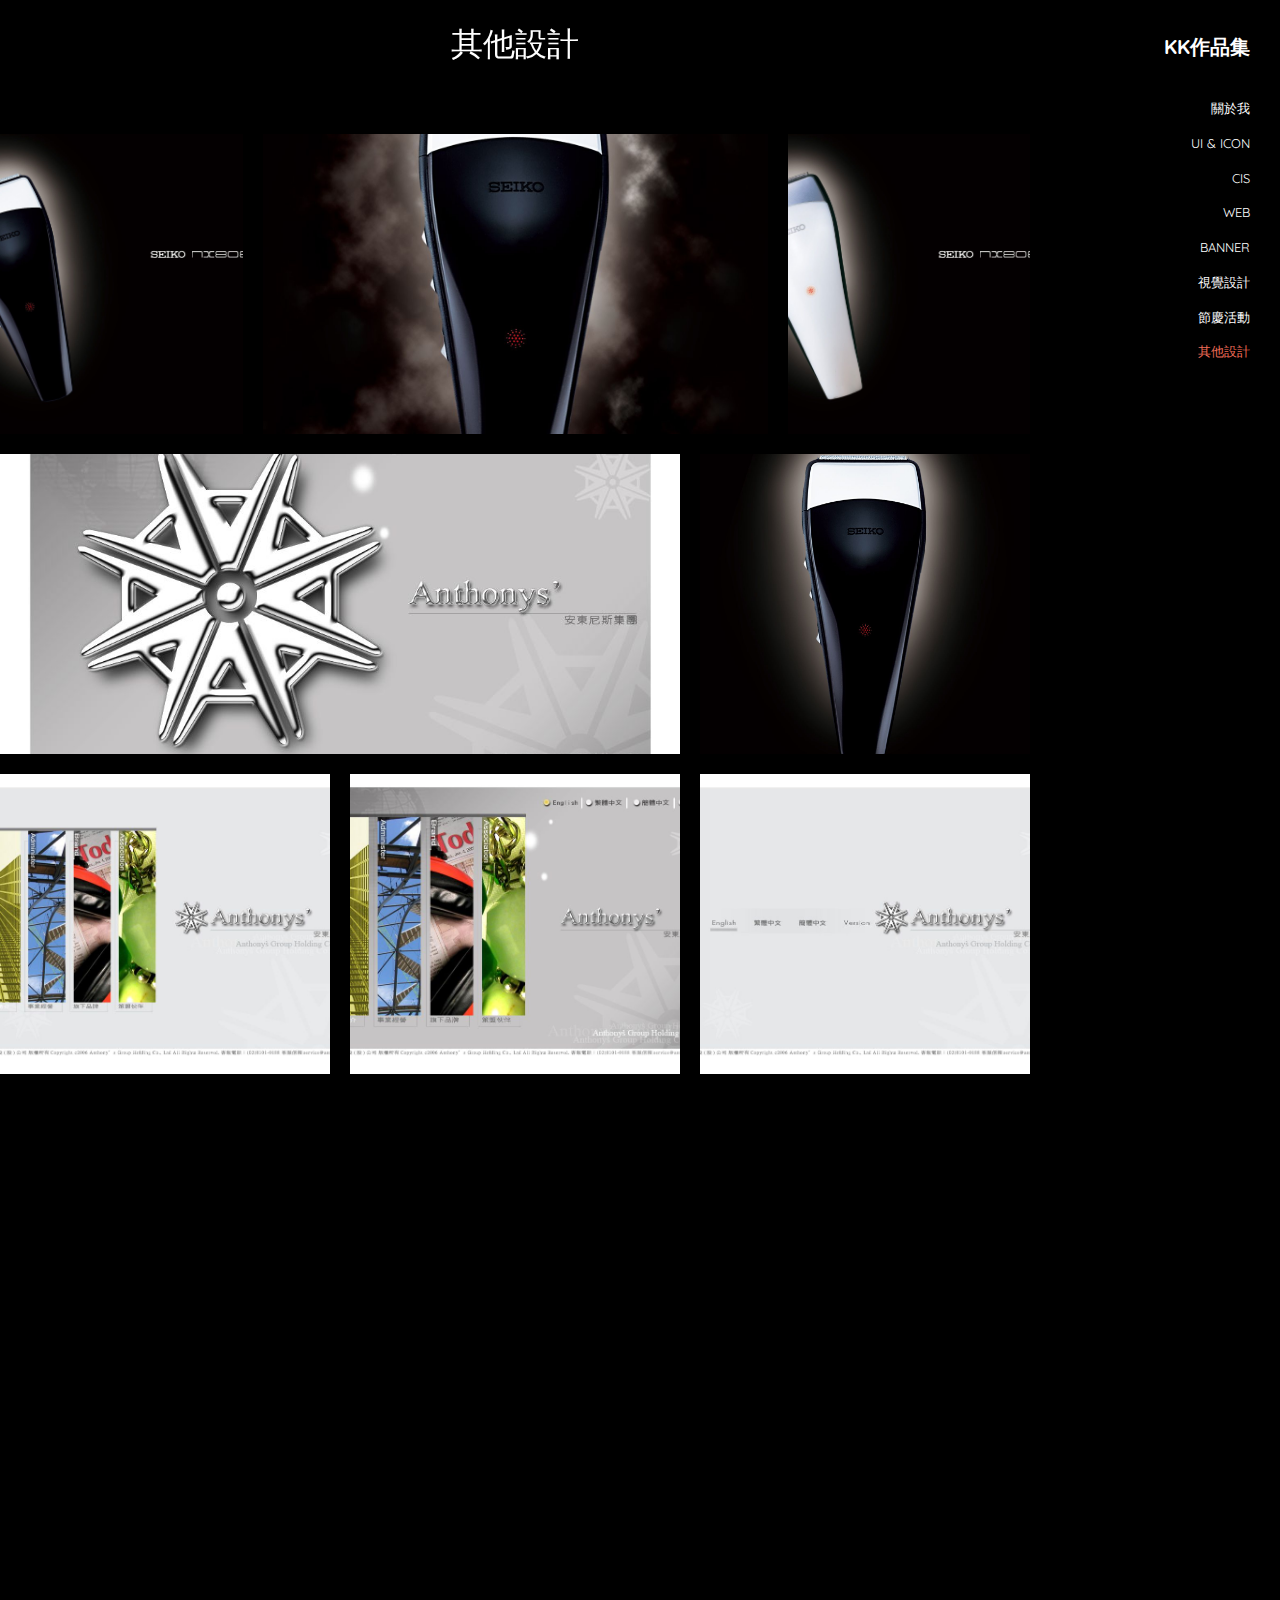
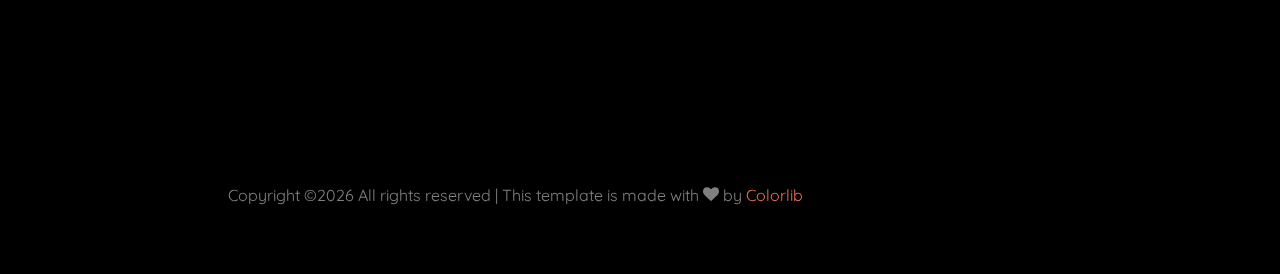
<file: other_design.html>
<!DOCTYPE html>
<html lang="en">
  <head>
    <title>KK作品集</title>
    <meta charset="utf-8">
    <meta name="viewport" content="width=device-width, initial-scale=1, shrink-to-fit=no">
    <link rel="shortcut icon" href="images/clover.png">

    <link href="https://fonts.googleapis.com/css?family=Quicksand:300,400,500,700,900" rel="stylesheet">
    <link rel="stylesheet" href="fonts/icomoon/style.css">

    <link rel="stylesheet" href="css/bootstrap.min.css">
    <link rel="stylesheet" href="css/magnific-popup.css">
    <link rel="stylesheet" href="css/jquery-ui.css">
    <link rel="stylesheet" href="css/owl.carousel.min.css">
    <link rel="stylesheet" href="css/owl.theme.default.min.css">

    <link rel="stylesheet" href="css/bootstrap-datepicker.css">

    <link rel="stylesheet" href="fonts/flaticon/font/flaticon.css">

    <link rel="stylesheet" href="css/aos.css">
    <link rel="stylesheet" href="css/fancybox.min.css">

    <link rel="stylesheet" href="css/style.css">
    
  </head>
  <body>
  

  <div class="site-wrap">

  <div class="site-mobile-menu">
    <div class="site-mobile-menu-header">
      <div class="site-mobile-menu-close mt-3">
        <span class="icon-close2 js-menu-toggle"></span>
      </div>
    </div>
    <div class="site-mobile-menu-body"></div>
  </div>

  <header class="header-bar d-flex d-lg-block align-items-center">
    <div class="site-logo">
      <a href="index.html">KK作品集</a>
    </div>
    
    <div class="d-inline-block d-xl-none ml-md-0 ml-auto py-3" style="position: relative; top: 3px;"><a href="#" class="site-menu-toggle js-menu-toggle text-white"><span class="icon-menu h3"></span></a></div>

    <div class="main-menu">
      <ul class="js-clone-nav">
        <li><a href="index.html">關於我</a></li>
        <li><a href="UI_and_Icon.html">UI & ICON</a></li>
        <li><a href="CIS.html">CIS</a></li>
        <li><a href="Web.html">WEB</a></li>
        <li><a href="banner.html">BANNER</a></li>
        <li><a href="visual_design.html">視覺設計</a></li>
        <li><a href="activity.html">節慶活動</a></li>
        <li class="active"><a href="other_design.html">其他設計</a></li>
      </ul>
      <ul class="social js-clone-nav" style="display:none;">
        <li><a href="#"><span class="icon-facebook"></span></a></li>
        <li><a href="#"><span class="icon-twitter"></span></a></li>
        <li><a href="#"><span class="icon-instagram"></span></a></li>
      </ul>
    </div>
  </header> 
  <main class="main-content">
    <div class="container-fluid photos">

      <div class="row pt-4 mb-5 text-center">
        <div class="col-12">
          <h2 class="text-white mb-4">其他設計</h2>
        </div>
      </div>

      <div class="row align-items-stretch">
        
        <div class="col-6 col-md-6 col-lg-3" data-aos="fade-up">
          <a href="images/images_other/SEIKO_K.jpg" class="d-block photo-item" data-fancybox="gallery">
            <img src="images/images_other/SEIKO_K.jpg" alt="Image" class="img-fluid">
            <div class="photo-text-more">
              <span class="icon icon-search"></span>
            </div>
          </a>
        </div>
        <div class="col-6 col-md-6 col-lg-6" data-aos="fade-up" data-aos-delay="100">
          <a href="images/images_other/SEIKO_K_and_W_gizmo_2.jpg" class="d-block photo-item" data-fancybox="gallery">
            <img src="images/images_other/SEIKO_K_and_W_gizmo_2.jpg" alt="Image" class="img-fluid">
            <div class="photo-text-more">
              <span class="icon icon-search"></span>
            </div>
          </a>
        </div>
        <div class="col-6 col-md-6 col-lg-3" data-aos="fade-up" data-aos-delay="200">
          <a href="images/images_other/SEIKO_W.jpg" class="d-block photo-item" data-fancybox="gallery">
            <img src="images/images_other/SEIKO_W.jpg" alt="Image" class="img-fluid">
            <div class="photo-text-more">
              <span class="icon icon-search"></span>
            </div>
          </a>
        </div>

        <div class="col-6 col-md-6 col-lg-8" data-aos="fade-up">
          <a href="images/images_other/index_Jet_f.jpg" class="d-block photo-item" data-fancybox="gallery">
            <img src="images/images_other/index_Jet_f.jpg" alt="Image" class="img-fluid">
            <div class="photo-text-more">
              <span class="icon icon-search"></span>
            </div>
          </a>
        </div>
        <div class="col-6 col-md-6 col-lg-4" data-aos="fade-up" data-aos-delay="100">
          <a href="images/images_other/SEIKO_K_and_W_gizmo.jpg" class="d-block photo-item" data-fancybox="gallery">
            <img src="images/images_other/SEIKO_K_and_W_gizmo.jpg" alt="Image" class="img-fluid">
            <div class="photo-text-more">
              <span class="icon icon-search"></span>
            </div>
          </a>
        </div>

        <div class="col-6 col-md-6 col-lg-4" data-aos="fade-up">
          <a href="images/images_other/index_Je_BG_2.jpg" class="d-block photo-item" data-fancybox="gallery">
            <img src="images/images_other/index_Je_BG_2.jpg" alt="Image" class="img-fluid">
            <div class="photo-text-more">
              <span class="icon icon-search"></span>
            </div>
          </a>
        </div>
        <div class="col-6 col-md-6 col-lg-4" data-aos="fade-up" data-aos-delay="100">
          <a href="images/images_other/index_Jet_f2.jpg" class="d-block photo-item" data-fancybox="gallery">
            <img src="images/images_other/index_Jet_f2.jpg" alt="Image" class="img-fluid">
            <div class="photo-text-more">
              <span class="icon icon-search"></span>
            </div>
          </a>
        </div>
        <div class="col-6 col-md-6 col-lg-4" data-aos="fade-up" data-aos-delay="100">
          <a href="images/images_other/index_Je_BG.jpg" class="d-block photo-item" data-fancybox="gallery">
            <img src="images/images_other/index_Je_BG.jpg" alt="Image" class="img-fluid">
            <div class="photo-text-more">
              <span class="icon icon-search"></span>
            </div>
          </a>
        </div>

        <div class="col-6 col-md-6 col-lg-4" data-aos="fade-up">
          <a href="images/images_other/web_activity_002_0.jpg" class="d-block photo-item" data-fancybox="gallery">
            <img src="images/images_other/web_activity_002_0.jpg" alt="Image" class="img-fluid">
            <div class="photo-text-more">
              <span class="icon icon-search"></span>
            </div>
          </a>
        </div>
        <div class="col-6 col-md-6 col-lg-4" data-aos="fade-up" data-aos-delay="100">
          <a href="images/images_other/web_activity_002_1.jpg" class="d-block photo-item" data-fancybox="gallery">
            <img src="images/images_other/web_activity_002_1.jpg" alt="Image" class="img-fluid">
            <div class="photo-text-more">
              <span class="icon icon-search"></span>
            </div>
          </a>
        </div>
        <div class="col-6 col-md-6 col-lg-4" data-aos="fade-up" data-aos-delay="200">
          <a href="images/images_other/web_activity_002_2.jpg" class="d-block photo-item" data-fancybox="gallery">
            <img src="images/images_other/web_activity_002_2.jpg" alt="Image" class="img-fluid">
            <div class="photo-text-more">
              <span class="icon icon-search"></span>
            </div>
          </a>
        </div>  

        <div class="col-6 col-md-6 col-lg-6" data-aos="fade-up" data-aos-delay="100">
          <a href="images/images_other/birkenstock-01.jpg" class="d-block photo-item" data-fancybox="gallery">
            <img src="images/images_other/birkenstock-01.jpg" alt="Image" class="img-fluid">
            <div class="photo-text-more">
              <span class="icon icon-search"></span>
            </div>
          </a>
        </div>
        <div class="col-6 col-md-6 col-lg-6" data-aos="fade-up" data-aos-delay="200">
          <a href="images/images_other/birkenstock-02.jpg" class="d-block photo-item" data-fancybox="gallery">
            <img src="images/images_other/birkenstock-02.jpg" alt="Image" class="img-fluid">
            <div class="photo-text-more">
              <span class="icon icon-search"></span>
            </div>
          </a>
        </div>  


        <div class="col-6 col-md-6 col-lg-4" data-aos="fade-up">
          <a href="images/images_other/a06-HK_activity_001.jpg" class="d-block photo-item" data-fancybox="gallery">
            <img src="images/images_other/a06-HK_activity_001.jpg" alt="Image" class="img-fluid">
            <div class="photo-text-more">
              <span class="icon icon-search"></span>
            </div>
          </a>
        </div>
        <div class="col-6 col-md-6 col-lg-4" data-aos="fade-up" data-aos-delay="100">
          <a href="images/images_other/EDM_001_PS.jpg" class="d-block photo-item" data-fancybox="gallery">
            <img src="images/images_other/EDM_001_PS.jpg" alt="Image" class="img-fluid">
            <div class="photo-text-more">
              <span class="icon icon-search"></span>
            </div>
          </a>
        </div>
        <div class="col-6 col-md-6 col-lg-4" data-aos="fade-up" data-aos-delay="200">
          <a href="images/images_other/EDM_002.jpg" class="d-block photo-item" data-fancybox="gallery">
            <img src="images/images_other/EDM_002.jpg" alt="Image" class="img-fluid">
            <div class="photo-text-more">
              <span class="icon icon-search"></span>
            </div>
          </a>
        </div>

<!---->
        <div class="col-6 col-md-6 col-lg-3" data-aos="fade-up">
          <a href="images/images_other/EDM_003.jpg" class="d-block photo-item" data-fancybox="gallery">
            <img src="images/images_other/EDM_003.jpg" alt="Image" class="img-fluid">
            <div class="photo-text-more">
              <span class="icon icon-search"></span>
            </div>
          </a>
        </div>
        <div class="col-6 col-md-6 col-lg-6" data-aos="fade-up" data-aos-delay="100">
          <a href="images/images_other/EDM_004.jpg" class="d-block photo-item" data-fancybox="gallery">
            <img src="images/images_other/EDM_004.jpg" alt="Image" class="img-fluid">
            <div class="photo-text-more">
              <span class="icon icon-search"></span>
            </div>
          </a>
        </div>
        <div class="col-6 col-md-6 col-lg-3" data-aos="fade-up" data-aos-delay="200">
          <a href="images/images_other/EDM_005.jpg" class="d-block photo-item" data-fancybox="gallery">
            <img src="images/images_other/EDM_005.jpg" alt="Image" class="img-fluid">
            <div class="photo-text-more">
              <span class="icon icon-search"></span>
            </div>
          </a>
        </div>

        <div class="col-6 col-md-6 col-lg-8" data-aos="fade-up">
          <a href="images/images_other/EDM_006.jpg" class="d-block photo-item" data-fancybox="gallery">
            <img src="images/images_other/EDM_006.jpg" alt="Image" class="img-fluid">
            <div class="photo-text-more">
              <span class="icon icon-search"></span>
            </div>
          </a>
        </div>
        <div class="col-6 col-md-6 col-lg-4" data-aos="fade-up" data-aos-delay="100">
          <a href="images/images_other/EDM_007.jpg" class="d-block photo-item" data-fancybox="gallery">
            <img src="images/images_other/EDM_007.jpg" alt="Image" class="img-fluid">
            <div class="photo-text-more">
              <span class="icon icon-search"></span>
            </div>
          </a>
        </div>

        <div class="col-6 col-md-6 col-lg-6" data-aos="fade-up">
          <a href="images/images_other/EDM_008.jpg" class="d-block photo-item" data-fancybox="gallery">
            <img src="images/images_other/EDM_008.jpg" alt="Image" class="img-fluid">
            <div class="photo-text-more">
              <span class="icon icon-search"></span>
            </div>
          </a>
        </div>
        <div class="col-6 col-md-6 col-lg-6" data-aos="fade-up" data-aos-delay="100">
          <a href="images/images_other/GASH_001.jpg" class="d-block photo-item" data-fancybox="gallery">
            <img src="images/images_other/GASH_001.jpg" alt="Image" class="img-fluid">
            <div class="photo-text-more">
              <span class="icon icon-search"></span>
            </div>
          </a>
        </div>

        <div class="col-6 col-md-6 col-lg-4" data-aos="fade-up">
          <a href="images/images_other/index.jpg" class="d-block photo-item" data-fancybox="gallery">
            <img src="images/images_other/index.jpg" alt="Image" class="img-fluid">
            <div class="photo-text-more">
              <span class="icon icon-search"></span>
            </div>
          </a>
        </div>
        <div class="col-6 col-md-6 col-lg-4" data-aos="fade-up" data-aos-delay="100">
          <a href="images/images_other/web_activity_001.jpg" class="d-block photo-item" data-fancybox="gallery">
            <img src="images/images_other/web_activity_001.jpg" alt="Image" class="img-fluid">
            <div class="photo-text-more">
              <span class="icon icon-search"></span>
            </div>
          </a>
        </div>
        <div class="col-6 col-md-6 col-lg-4" data-aos="fade-up" data-aos-delay="200">
          <a href="images/images_other/web_activity_003.jpg" class="d-block photo-item" data-fancybox="gallery">
            <img src="images/images_other/web_activity_003.jpg" alt="Image" class="img-fluid">
            <div class="photo-text-more">
              <span class="icon icon-search"></span>
            </div>
          </a>
        </div>  


      </div>


      <div class="row justify-content-center">
        <div class="col-md-12 text-center py-5">
          <p>
        <!-- Link back to Colorlib can't be removed. Template is licensed under CC BY 3.0. -->
        Copyright &copy;<script>document.write(new Date().getFullYear());</script> All rights reserved | This template is made with <i class="icon-heart" aria-hidden="true"></i> by <a href="https://colorlib.com" target="_blank" >Colorlib</a>
        <!-- Link back to Colorlib can't be removed. Template is licensed under CC BY 3.0. -->
      </p>
        </div>
      </div>
    </div>
  </main>

</div> <!-- .site-wrap -->

  <script src="js/jquery-3.3.1.min.js"></script>
  <script src="js/jquery-migrate-3.0.1.min.js"></script>
  <script src="js/jquery-ui.js"></script>
  <script src="js/popper.min.js"></script>
  <script src="js/bootstrap.min.js"></script>
  <script src="js/owl.carousel.min.js"></script>
  <script src="js/jquery.stellar.min.js"></script>
  <script src="js/jquery.countdown.min.js"></script>
  <script src="js/jquery.magnific-popup.min.js"></script>
  <script src="js/bootstrap-datepicker.min.js"></script>
  <script src="js/aos.js"></script>

  <script src="js/jquery.fancybox.min.js"></script>

  <script src="js/main.js"></script>
    
  </body>
</html>
</file>
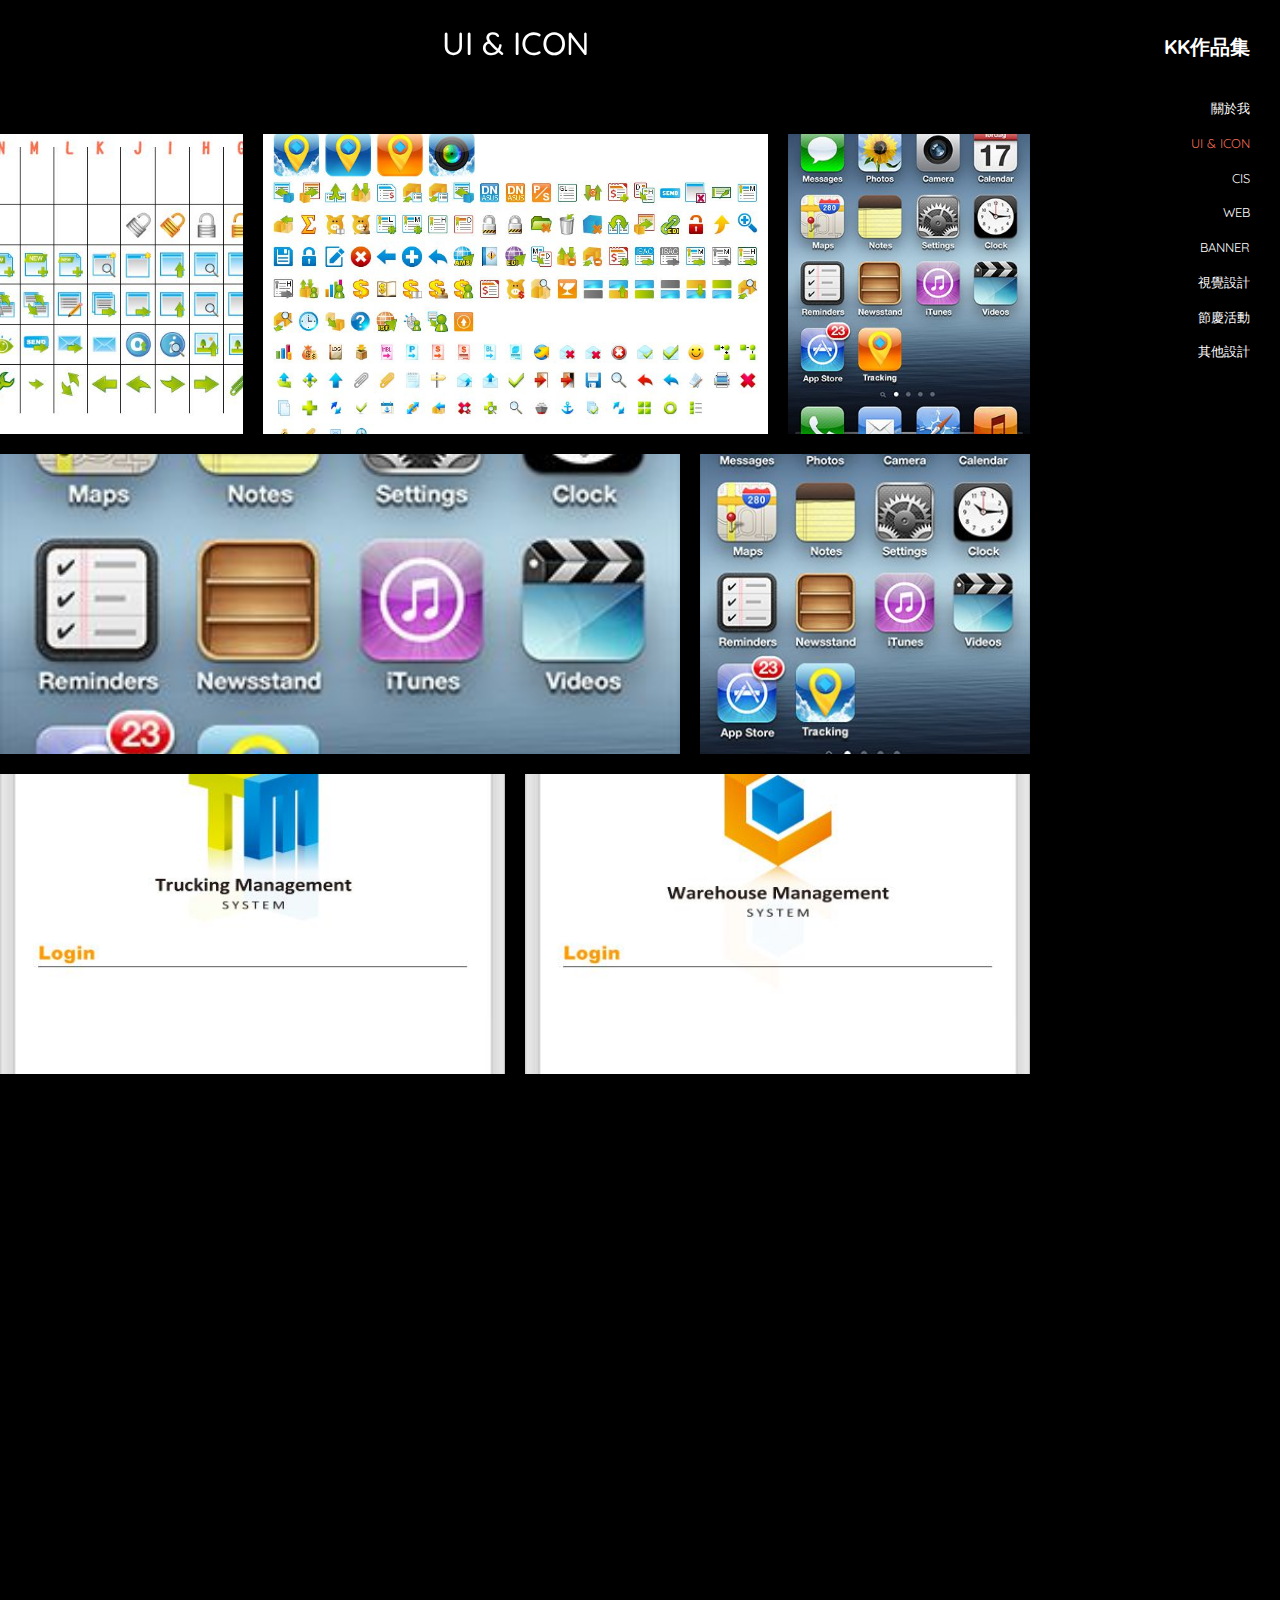
<file: UI_and_Icon.html>
<!DOCTYPE html>
<html lang="en">
  <head>
    <title>KK作品集</title>
    <meta charset="utf-8">
    <meta name="viewport" content="width=device-width, initial-scale=1, shrink-to-fit=no">
    <link rel="shortcut icon" href="images/clover.png">

    <link href="https://fonts.googleapis.com/css?family=Quicksand:300,400,500,700,900" rel="stylesheet">
    <link rel="stylesheet" href="fonts/icomoon/style.css">

    <link rel="stylesheet" href="css/bootstrap.min.css">
    <link rel="stylesheet" href="css/magnific-popup.css">
    <link rel="stylesheet" href="css/jquery-ui.css">
    <link rel="stylesheet" href="css/owl.carousel.min.css">
    <link rel="stylesheet" href="css/owl.theme.default.min.css">

    <link rel="stylesheet" href="css/bootstrap-datepicker.css">

    <link rel="stylesheet" href="fonts/flaticon/font/flaticon.css">

    <link rel="stylesheet" href="css/aos.css">
    <link rel="stylesheet" href="css/fancybox.min.css">

    <link rel="stylesheet" href="css/style.css">
    
  </head>
  <body>
  

  <div class="site-wrap">

  <div class="site-mobile-menu">
    <div class="site-mobile-menu-header">
      <div class="site-mobile-menu-close mt-3">
        <span class="icon-close2 js-menu-toggle"></span>
      </div>
    </div>
    <div class="site-mobile-menu-body"></div>
  </div>

  <header class="header-bar d-flex d-lg-block align-items-center">
    <div class="site-logo">
      <a href="index.html">KK作品集</a>
    </div>
    
    <div class="d-inline-block d-xl-none ml-md-0 ml-auto py-3" style="position: relative; top: 3px;"><a href="#" class="site-menu-toggle js-menu-toggle text-white"><span class="icon-menu h3"></span></a></div>

    <div class="main-menu">
      <ul class="js-clone-nav">
        <li><a href="index.html">關於我</a></li>
        <li class="active"><a href="UI_and_Icon.html">UI & ICON</a></li>
        <li><a href="CIS.html">CIS</a></li>
        <li><a href="Web.html">WEB</a></li>
        <li><a href="banner.html">BANNER</a></li>
        <li><a href="visual_design.html">視覺設計</a></li>
        <li><a href="activity.html">節慶活動</a></li>
        <li><a href="other_design.html">其他設計</a></li>
      </ul>
      <ul class="social js-clone-nav" style="display:none;">
        <li><a href="#"><span class="icon-facebook"></span></a></li>
        <li><a href="#"><span class="icon-twitter"></span></a></li>
        <li><a href="#"><span class="icon-instagram"></span></a></li>
      </ul>
    </div>
  </header> 
  <main class="main-content">
    <div class="container-fluid photos">

      <div class="row pt-4 mb-5 text-center">
        <div class="col-12">
          <h2 class="text-white mb-4">UI & ICON</h2>
        </div>
      </div>

      <div class="row align-items-stretch">
        
        <div class="col-6 col-md-6 col-lg-3" data-aos="fade-up">
          <a href="images/images_UI_And_Icon/all-icon_01.jpg" class="d-block photo-item" data-fancybox="gallery">
            <img src="images/images_UI_And_Icon/all-icon_01.jpg" alt="Image" class="img-fluid">
            <div class="photo-text-more">
              <span class="icon icon-search"></span>
            </div>
          </a>
        </div>
        <div class="col-6 col-md-6 col-lg-6" data-aos="fade-up" data-aos-delay="100">
          <a href="images/images_UI_And_Icon/ICON_All_01.jpg" class="d-block photo-item" data-fancybox="gallery">
            <img src="images/images_UI_And_Icon/ICON_All_01.jpg" alt="Image" class="img-fluid">
            <div class="photo-text-more">
              <span class="icon icon-search"></span>
            </div>
          </a>
        </div>
        <div class="col-6 col-md-6 col-lg-3" data-aos="fade-up" data-aos-delay="200">
          <a href="images/images_UI_And_Icon/sample_01.jpg" class="d-block photo-item" data-fancybox="gallery">
            <img src="images/images_UI_And_Icon/sample_01.jpg" alt="Image" class="img-fluid">
            <div class="photo-text-more">
              <span class="icon icon-search"></span>
            </div>
          </a>
        </div>

        <div class="col-6 col-md-6 col-lg-8" data-aos="fade-up">
          <a href="images/images_UI_And_Icon/sample_02.jpg" class="d-block photo-item" data-fancybox="gallery">
            <img src="images/images_UI_And_Icon/sample_02.jpg" alt="Image" class="img-fluid">
            <div class="photo-text-more">
              <span class="icon icon-search"></span>
            </div>
          </a>
        </div>
        <div class="col-6 col-md-6 col-lg-4" data-aos="fade-up" data-aos-delay="100">
          <a href="images/images_UI_And_Icon/sample_03.jpg" class="d-block photo-item" data-fancybox="gallery">
            <img src="images/images_UI_And_Icon/sample_03.jpg" alt="Image" class="img-fluid">
            <div class="photo-text-more">
              <span class="icon icon-search"></span>
            </div>
          </a>
        </div>

        <div class="col-6 col-md-6 col-lg-6" data-aos="fade-up">
          <a href="images/images_UI_And_Icon/TruckingManagement.jpg" class="d-block photo-item" data-fancybox="gallery">
            <img src="images/images_UI_And_Icon/TruckingManagement.jpg" alt="Image" class="img-fluid">
            <div class="photo-text-more">
              <span class="icon icon-search"></span>
            </div>
          </a>
        </div>
        <div class="col-6 col-md-6 col-lg-6" data-aos="fade-up" data-aos-delay="100">
          <a href="images/images_UI_And_Icon/WarehouseManagement.jpg" class="d-block photo-item" data-fancybox="gallery">
            <img src="images/images_UI_And_Icon/WarehouseManagement.jpg" alt="Image" class="img-fluid">
            <div class="photo-text-more">
              <span class="icon icon-search"></span>
            </div>
          </a>
        </div>


        <div class="col-6 col-md-6 col-lg-4" data-aos="fade-up">
          <a href="images/images_UI_And_Icon/ifreight-login-interface01.jpg" class="d-block photo-item" data-fancybox="gallery">
            <img src="images/images_UI_And_Icon/ifreight-login-interface01.jpg" alt="Image" class="img-fluid">
            <div class="photo-text-more">
              <span class="icon icon-search"></span>
            </div>
          </a>
        </div>
        <div class="col-6 col-md-6 col-lg-4" data-aos="fade-up" data-aos-delay="100">
          <a href="images/images_UI_And_Icon/ifreight-login-interface02.jpg" class="d-block photo-item" data-fancybox="gallery">
            <img src="images/images_UI_And_Icon/ifreight-login-interface02.jpg" alt="Image" class="img-fluid">
            <div class="photo-text-more">
              <span class="icon icon-search"></span>
            </div>
          </a>
        </div>
        <div class="col-6 col-md-6 col-lg-4" data-aos="fade-up" data-aos-delay="200">
          <a href="images/images_UI_And_Icon/image008.jpg" class="d-block photo-item" data-fancybox="gallery">
            <img src="images/images_UI_And_Icon/image008.jpg" alt="Image" class="img-fluid">
            <div class="photo-text-more">
              <span class="icon icon-search"></span>
            </div>
          </a>
        </div>

<!---->
        <div class="col-6 col-md-6 col-lg-3" data-aos="fade-up">
          <a href="images/images_UI_And_Icon/index_02_b_cut.jpg" class="d-block photo-item" data-fancybox="gallery">
            <img src="images/images_UI_And_Icon/index_02_b_cut.jpg" alt="Image" class="img-fluid">
            <div class="photo-text-more">
              <span class="icon icon-search"></span>
            </div>
          </a>
        </div>
        <div class="col-6 col-md-6 col-lg-6" data-aos="fade-up" data-aos-delay="100">
          <a href="images/images_UI_And_Icon/index_02_cut.jpg" class="d-block photo-item" data-fancybox="gallery">
            <img src="images/images_UI_And_Icon/index_02_cut.jpg" alt="Image" class="img-fluid">
            <div class="photo-text-more">
              <span class="icon icon-search"></span>
            </div>
          </a>
        </div>
        <div class="col-6 col-md-6 col-lg-3" data-aos="fade-up" data-aos-delay="200">
          <a href="images/images_UI_And_Icon/index_02_cut_sampleData.jpg" class="d-block photo-item" data-fancybox="gallery">
            <img src="images/images_UI_And_Icon/index_02_cut_sampleData.jpg" alt="Image" class="img-fluid">
            <div class="photo-text-more">
              <span class="icon icon-search"></span>
            </div>
          </a>
        </div>

        <div class="col-6 col-md-6 col-lg-8" data-aos="fade-up">
          <a href="images/images_UI_And_Icon/login-design.jpg" class="d-block photo-item" data-fancybox="gallery">
            <img src="images/images_UI_And_Icon/login-design.jpg" alt="Image" class="img-fluid">
            <div class="photo-text-more">
              <span class="icon icon-search"></span>
            </div>
          </a>
        </div>
        <div class="col-6 col-md-6 col-lg-4" data-aos="fade-up" data-aos-delay="100">
          <a href="images/images_UI_And_Icon/new_web_system_001.jpg" class="d-block photo-item" data-fancybox="gallery">
            <img src="images/images_UI_And_Icon/new_web_system_001.jpg" alt="Image" class="img-fluid">
            <div class="photo-text-more">
              <span class="icon icon-search"></span>
            </div>
          </a>
        </div>

        <div class="col-6 col-md-6 col-lg-6" data-aos="fade-up">
          <a href="images/images_UI_And_Icon/new_web_system_002.jpg" class="d-block photo-item" data-fancybox="gallery">
            <img src="images/images_UI_And_Icon/new_web_system_002.jpg" alt="Image" class="img-fluid">
            <div class="photo-text-more">
              <span class="icon icon-search"></span>
            </div>
          </a>
        </div>
        <div class="col-6 col-md-6 col-lg-6" data-aos="fade-up" data-aos-delay="100">
          <a href="images/images_UI_And_Icon/new_web_system_003.jpg" class="d-block photo-item" data-fancybox="gallery">
            <img src="images/images_UI_And_Icon/new_web_system_003.jpg" alt="Image" class="img-fluid">
            <div class="photo-text-more">
              <span class="icon icon-search"></span>
            </div>
          </a>
        </div>


        <div class="col-6 col-md-6 col-lg-4" data-aos="fade-up">
          <a href="images/images_UI_And_Icon/sample_01a.jpg" class="d-block photo-item" data-fancybox="gallery">
            <img src="images/images_UI_And_Icon/sample_01a.jpg" alt="Image" class="img-fluid">
            <div class="photo-text-more">
              <span class="icon icon-search"></span>
            </div>
          </a>
        </div>
        <div class="col-6 col-md-6 col-lg-4" data-aos="fade-up" data-aos-delay="100">
          <a href="images/images_UI_And_Icon/sample-02-1.jpg" class="d-block photo-item" data-fancybox="gallery">
            <img src="images/images_UI_And_Icon/sample-02-1.jpg" alt="Image" class="img-fluid">
            <div class="photo-text-more">
              <span class="icon icon-search"></span>
            </div>
          </a>
        </div>
        <div class="col-6 col-md-6 col-lg-4" data-aos="fade-up" data-aos-delay="200">
          <a href="images/images_UI_And_Icon/sample-02-2.jpg" class="d-block photo-item" data-fancybox="gallery">
            <img src="images/images_UI_And_Icon/sample-02-2.jpg" alt="Image" class="img-fluid">
            <div class="photo-text-more">
              <span class="icon icon-search"></span>
            </div>
          </a>
        </div>
      
        <div class="col-6 col-md-6 col-lg-3" data-aos="fade-up">
          <a href="images/images_UI_And_Icon/sample-03-nav.jpg" class="d-block photo-item" data-fancybox="gallery">
            <img src="images/images_UI_And_Icon/sample-03-nav.jpg" alt="Image" class="img-fluid">
            <div class="photo-text-more">
              <span class="icon icon-search"></span>
            </div>
          </a>
        </div>
        <div class="col-6 col-md-6 col-lg-6" data-aos="fade-up" data-aos-delay="100">
          <a href="images/images_UI_And_Icon/System_UI_001.jpg" class="d-block photo-item" data-fancybox="gallery">
            <img src="images/images_UI_And_Icon/System_UI_001.jpg" alt="Image" class="img-fluid">
            <div class="photo-text-more">
              <span class="icon icon-search"></span>
            </div>
          </a>
        </div>
		  
<!--
        <div class="col-6 col-md-6 col-lg-3" data-aos="fade-up" data-aos-delay="200">
          <a href="images" class="d-block photo-item" data-fancybox="gallery">
            <img src="images" alt="Image" class="img-fluid">
            <div class="photo-text-more">
              <span class="icon icon-search"></span>
            </div>
          </a>
        </div>
-->

        

      </div>


      <div class="row justify-content-center">
        <div class="col-md-12 text-center py-5">
          <p>
        <!-- Link back to Colorlib can't be removed. Template is licensed under CC BY 3.0. -->
        Copyright &copy;<script>document.write(new Date().getFullYear());</script> All rights reserved | This template is made with <i class="icon-heart" aria-hidden="true"></i> by <a href="https://colorlib.com" target="_blank" >Colorlib</a>
        <!-- Link back to Colorlib can't be removed. Template is licensed under CC BY 3.0. -->
      </p>
        </div>
      </div>
    </div>
  </main>

</div> <!-- .site-wrap -->

  <script src="js/jquery-3.3.1.min.js"></script>
  <script src="js/jquery-migrate-3.0.1.min.js"></script>
  <script src="js/jquery-ui.js"></script>
  <script src="js/popper.min.js"></script>
  <script src="js/bootstrap.min.js"></script>
  <script src="js/owl.carousel.min.js"></script>
  <script src="js/jquery.stellar.min.js"></script>
  <script src="js/jquery.countdown.min.js"></script>
  <script src="js/jquery.magnific-popup.min.js"></script>
  <script src="js/bootstrap-datepicker.min.js"></script>
  <script src="js/aos.js"></script>

  <script src="js/jquery.fancybox.min.js"></script>

  <script src="js/main.js"></script>
    
  </body>
</html>
</file>
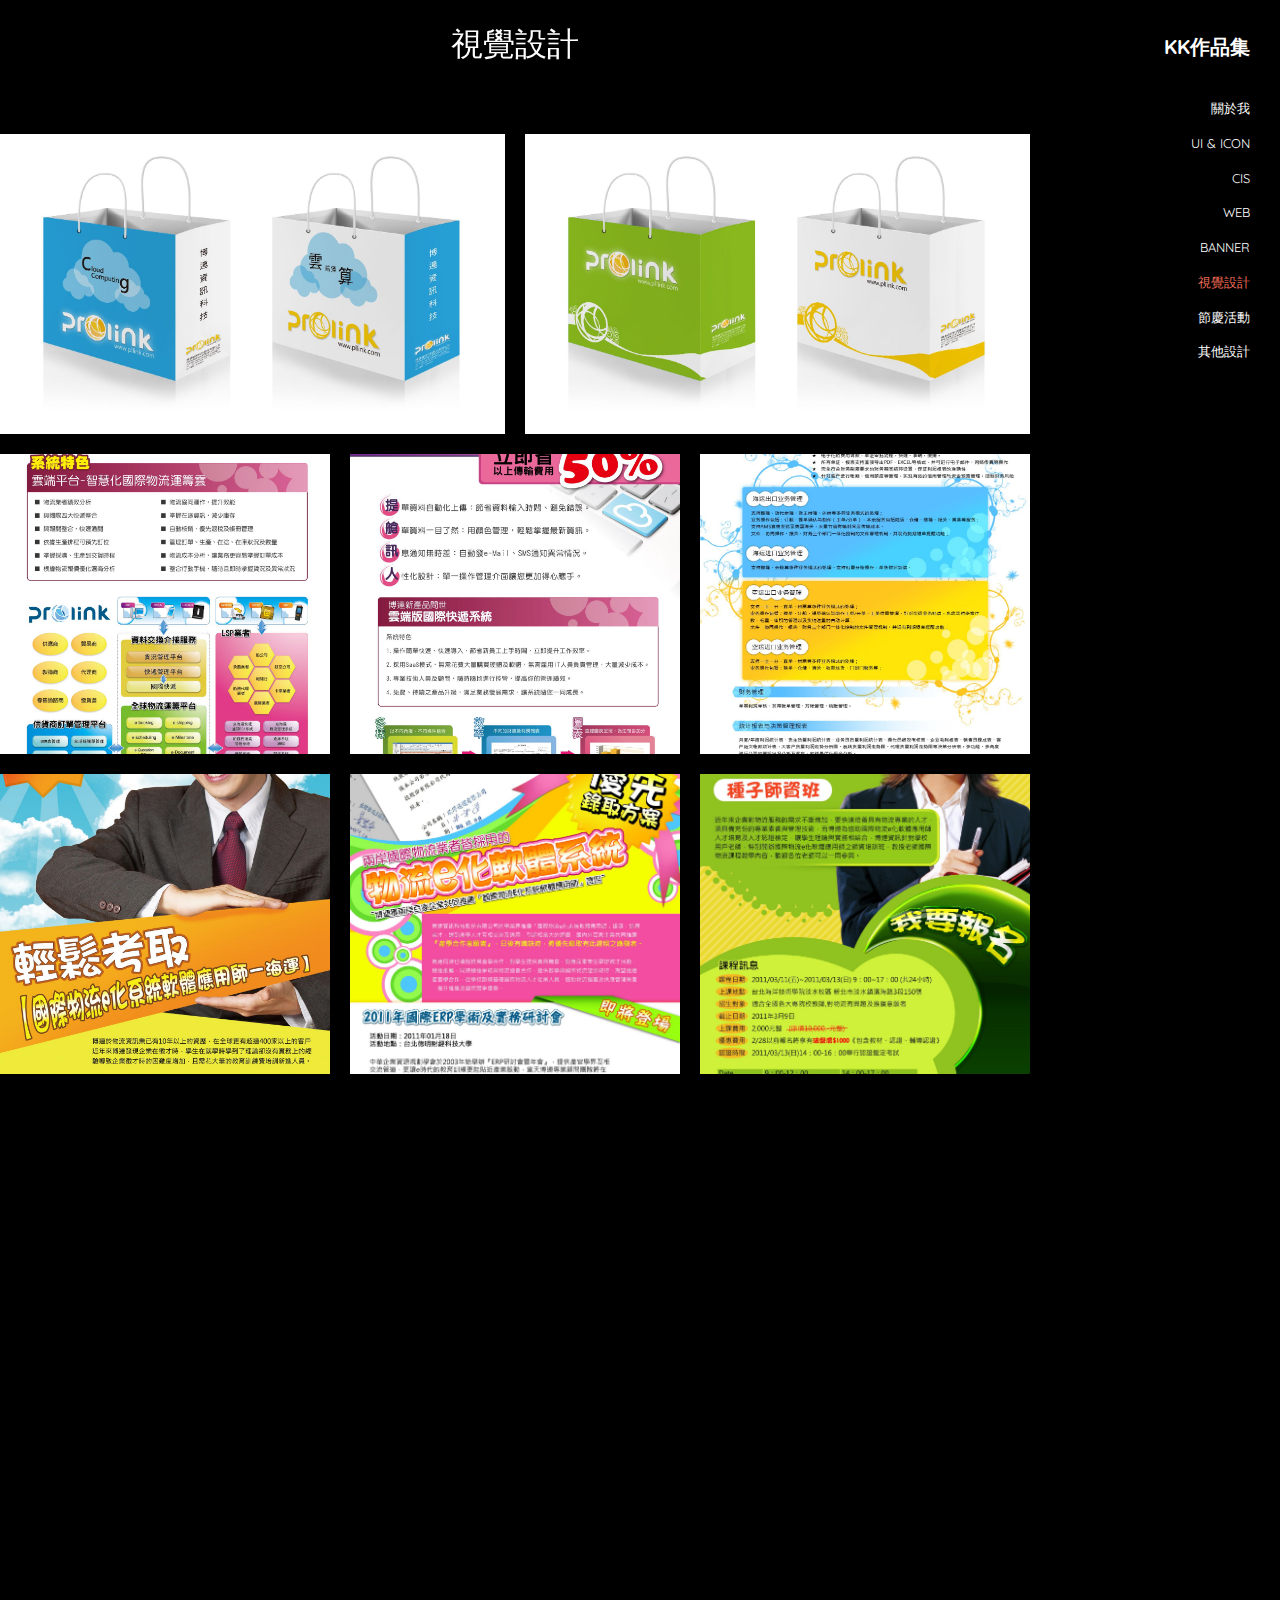
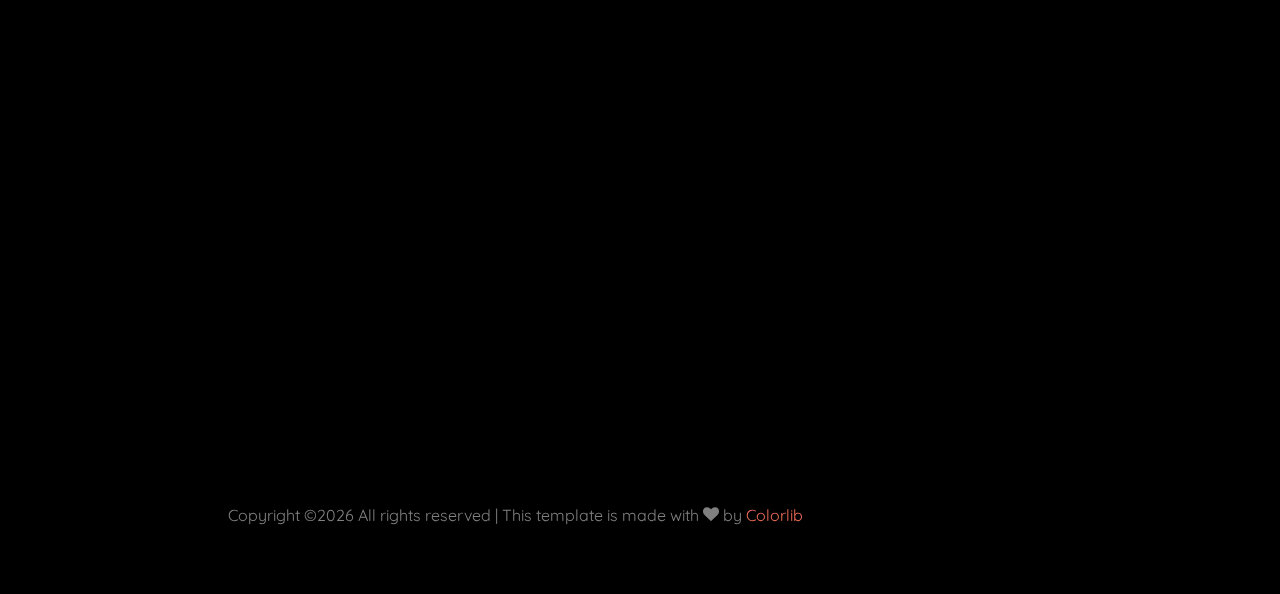
<file: visual_design.html>
<!DOCTYPE html>
<html lang="en">
  <head>
    <title>KK作品集</title>
    <meta charset="utf-8">
    <meta name="viewport" content="width=device-width, initial-scale=1, shrink-to-fit=no">
    <link rel="shortcut icon" href="images/clover.png">

    <link href="https://fonts.googleapis.com/css?family=Quicksand:300,400,500,700,900" rel="stylesheet">
    <link rel="stylesheet" href="fonts/icomoon/style.css">

    <link rel="stylesheet" href="css/bootstrap.min.css">
    <link rel="stylesheet" href="css/magnific-popup.css">
    <link rel="stylesheet" href="css/jquery-ui.css">
    <link rel="stylesheet" href="css/owl.carousel.min.css">
    <link rel="stylesheet" href="css/owl.theme.default.min.css">

    <link rel="stylesheet" href="css/bootstrap-datepicker.css">

    <link rel="stylesheet" href="fonts/flaticon/font/flaticon.css">

    <link rel="stylesheet" href="css/aos.css">
    <link rel="stylesheet" href="css/fancybox.min.css">

    <link rel="stylesheet" href="css/style.css">
    
  </head>
  <body>
  

  <div class="site-wrap">

  <div class="site-mobile-menu">
    <div class="site-mobile-menu-header">
      <div class="site-mobile-menu-close mt-3">
        <span class="icon-close2 js-menu-toggle"></span>
      </div>
    </div>
    <div class="site-mobile-menu-body"></div>
  </div>

  <header class="header-bar d-flex d-lg-block align-items-center">
    <div class="site-logo">
      <a href="index.html">KK作品集</a>
    </div>
    
    <div class="d-inline-block d-xl-none ml-md-0 ml-auto py-3" style="position: relative; top: 3px;"><a href="#" class="site-menu-toggle js-menu-toggle text-white"><span class="icon-menu h3"></span></a></div>

    <div class="main-menu">
      <ul class="js-clone-nav">
        <li><a href="index.html">關於我</a></li>
        <li><a href="UI_and_Icon.html">UI & ICON</a></li>
        <li><a href="CIS.html">CIS</a></li>
        <li><a href="Web.html">WEB</a></li>
        <li><a href="banner.html">BANNER</a></li>
        <li class="active"><a href="visual_design.html">視覺設計</a></li>
        <li><a href="activity.html">節慶活動</a></li>
        <li><a href="other_design.html">其他設計</a></li>
      </ul>
      <ul class="social js-clone-nav" style="display:none;">
        <li><a href="#"><span class="icon-facebook"></span></a></li>
        <li><a href="#"><span class="icon-twitter"></span></a></li>
        <li><a href="#"><span class="icon-instagram"></span></a></li>
      </ul>
    </div>
  </header> 
  <main class="main-content">
    <div class="container-fluid photos">

      <div class="row pt-4 mb-5 text-center">
        <div class="col-12">
          <h2 class="text-white mb-4">視覺設計</h2>
        </div>
      </div>

      <div class="row align-items-stretch">
              
        <div class="col-6 col-md-6 col-lg-6" data-aos="fade-up">
          <a href="images/images_visual_design/shoutidai9_01.jpg" class="d-block photo-item" data-fancybox="gallery">
            <img src="images/images_visual_design/shoutidai9_01.jpg" alt="Image" class="img-fluid">
            <div class="photo-text-more">
              <span class="icon icon-search"></span>
            </div>
          </a>
        </div>
        <div class="col-6 col-md-6 col-lg-6" data-aos="fade-up" data-aos-delay="100">
          <a href="images/images_visual_design/shoutidai9_02.jpg" class="d-block photo-item" data-fancybox="gallery">
            <img src="images/images_visual_design/shoutidai9_02.jpg" alt="Image" class="img-fluid">
            <div class="photo-text-more">
              <span class="icon icon-search"></span>
            </div>
          </a>
        </div>
        
        <div class="col-6 col-md-6 col-lg-4" data-aos="fade-up">
          <a href="images/images_visual_design/2011-magazine_210mm_x_298mm_01-A.jpg" class="d-block photo-item" data-fancybox="gallery">
            <img src="images/images_visual_design/2011-magazine_210mm_x_298mm_01-A.jpg" alt="Image" class="img-fluid">
            <div class="photo-text-more">
              <span class="icon icon-search"></span>
            </div>
          </a>
        </div>
        <div class="col-6 col-md-6 col-lg-4" data-aos="fade-up" data-aos-delay="100">
          <a href="images/images_visual_design/2011-magazine_210mm_x_298mm_03.jpg" class="d-block photo-item" data-fancybox="gallery">
            <img src="images/images_visual_design/2011-magazine_210mm_x_298mm_03.jpg" alt="Image" class="img-fluid">
            <div class="photo-text-more">
              <span class="icon icon-search"></span>
            </div>
          </a>
        </div>
        <div class="col-6 col-md-6 col-lg-4" data-aos="fade-up" data-aos-delay="200">
          <a href="images/images_visual_design/20101102_edm_04_980px_for_tino_01.jpg" class="d-block photo-item" data-fancybox="gallery">
            <img src="images/images_visual_design/20101102_edm_04_980px_for_tino_01.jpg" alt="Image" class="img-fluid">
            <div class="photo-text-more">
              <span class="icon icon-search"></span>
            </div>
          </a>
        </div>

        <div class="col-6 col-md-6 col-lg-4" data-aos="fade-up">
          <a href="images/images_visual_design/20101215_01_ERP_A4_01_curve_sample.jpg" class="d-block photo-item" data-fancybox="gallery">
            <img src="images/images_visual_design/20101215_01_ERP_A4_01_curve_sample.jpg" alt="Image" class="img-fluid">
            <div class="photo-text-more">
              <span class="icon icon-search"></span>
            </div>
          </a>
        </div>
        <div class="col-6 col-md-6 col-lg-4" data-aos="fade-up" data-aos-delay="100">
          <a href="images/images_visual_design/20110107_edm_01-print.jpg" class="d-block photo-item" data-fancybox="gallery">
            <img src="images/images_visual_design/20110107_edm_01-print.jpg" alt="Image" class="img-fluid">
            <div class="photo-text-more">
              <span class="icon icon-search"></span>
            </div>
          </a>
        </div>
        <div class="col-6 col-md-6 col-lg-4" data-aos="fade-up" data-aos-delay="200">
          <a href="images/images_visual_design/20110131_edm_01.jpg" class="d-block photo-item" data-fancybox="gallery">
            <img src="images/images_visual_design/20110131_edm_01.jpg" alt="Image" class="img-fluid">
            <div class="photo-text-more">
              <span class="icon icon-search"></span>
            </div>
          </a>
        </div>

        <div class="col-6 col-md-6 col-lg-8" data-aos="fade-up">
          <a href="images/images_visual_design/2011-Taipei-Trade-Shows_110x60cm_01.jpg" class="d-block photo-item" data-fancybox="gallery">
            <img src="images/images_visual_design/2011-Taipei-Trade-Shows_110x60cm_01.jpg" alt="Image" class="img-fluid">
            <div class="photo-text-more">
              <span class="icon icon-search"></span>
            </div>
          </a>
        </div>
        <div class="col-6 col-md-6 col-lg-4" data-aos="fade-up" data-aos-delay="100">
          <a href="images/images_visual_design/cloud_system-curve.jpg" class="d-block photo-item" data-fancybox="gallery">
            <img src="images/images_visual_design/cloud_system-curve.jpg" alt="Image" class="img-fluid">
            <div class="photo-text-more">
              <span class="icon icon-search"></span>
            </div>
          </a>
        </div>

        <div class="col-6 col-md-6 col-lg-4" data-aos="fade-up">
          <a href="images/images_visual_design/20110706-edm-01.jpg" class="d-block photo-item" data-fancybox="gallery">
            <img src="images/images_visual_design/20110706-edm-01.jpg" alt="Image" class="img-fluid">
            <div class="photo-text-more">
              <span class="icon icon-search"></span>
            </div>
          </a>
        </div>
        <div class="col-6 col-md-6 col-lg-4" data-aos="fade-up" data-aos-delay="100">
          <a href="images/images_visual_design/20110913_magazine-P9-10.jpg" class="d-block photo-item" data-fancybox="gallery">
            <img src="images/images_visual_design/20110913_magazine-P9-10.jpg" alt="Image" class="img-fluid">
            <div class="photo-text-more">
              <span class="icon icon-search"></span>
            </div>
          </a>
        </div>
        <div class="col-6 col-md-6 col-lg-4" data-aos="fade-up" data-aos-delay="200">
          <a href="images/images_visual_design/20111027-210x298-01.jpg" class="d-block photo-item" data-fancybox="gallery">
            <img src="images/images_visual_design/20111027-210x298-01.jpg" alt="Image" class="img-fluid">
            <div class="photo-text-more">
              <span class="icon icon-search"></span>
            </div>
          </a>
        </div>

        <div class="col-6 col-md-6 col-lg-4" data-aos="fade-up">
          <a href="images/images_visual_design/20111028-210x297-M1-a.jpg" class="d-block photo-item" data-fancybox="gallery">
            <img src="images/images_visual_design/20111028-210x297-M1-a.jpg" alt="Image" class="img-fluid">
            <div class="photo-text-more">
              <span class="icon icon-search"></span>
            </div>
          </a>
        </div>
        <div class="col-6 col-md-6 col-lg-4" data-aos="fade-up" data-aos-delay="100">
          <a href="images/images_visual_design/20111028-210x297-M1-b.jpg" class="d-block photo-item" data-fancybox="gallery">
            <img src="images/images_visual_design/20111028-210x297-M1-b.jpg" alt="Image" class="img-fluid">
            <div class="photo-text-more">
              <span class="icon icon-search"></span>
            </div>
          </a>
        </div>
        <div class="col-6 col-md-6 col-lg-4" data-aos="fade-up" data-aos-delay="200">
          <a href="images/images_visual_design/20111028-210x297-M2-a.jpg" class="d-block photo-item" data-fancybox="gallery">
            <img src="images/images_visual_design/20111028-210x297-M2-a.jpg" alt="Image" class="img-fluid">
            <div class="photo-text-more">
              <span class="icon icon-search"></span>
            </div>
          </a>
        </div>

        <div class="col-6 col-md-6 col-lg-4" data-aos="fade-up">
          <a href="images/images_visual_design/20111028-210x297-M2-a_02.jpg" class="d-block photo-item" data-fancybox="gallery">
            <img src="images/images_visual_design/20111028-210x297-M2-a_02.jpg" alt="Image" class="img-fluid">
            <div class="photo-text-more">
              <span class="icon icon-search"></span>
            </div>
          </a>
        </div>
        <div class="col-6 col-md-6 col-lg-4" data-aos="fade-up" data-aos-delay="100">
          <a href="images/images_visual_design/20111028-210x297-M2-b.jpg" class="d-block photo-item" data-fancybox="gallery">
            <img src="images/images_visual_design/20111028-210x297-M2-b.jpg" alt="Image" class="img-fluid">
            <div class="photo-text-more">
              <span class="icon icon-search"></span>
            </div>
          </a>
        </div>
        <div class="col-6 col-md-6 col-lg-4" data-aos="fade-up" data-aos-delay="200">
          <a href="images/images_visual_design/20111028-210x297-M2-b_02.jpg" class="d-block photo-item" data-fancybox="gallery">
            <img src="images/images_visual_design/20111028-210x297-M2-b_02.jpg" alt="Image" class="img-fluid">
            <div class="photo-text-more">
              <span class="icon icon-search"></span>
            </div>
          </a>
        </div>

        <div class="col-6 col-md-6 col-lg-4" data-aos="fade-up">
          <a href="images/images_visual_design/20111028-210x297-M2-b_ENG.jpg" class="d-block photo-item" data-fancybox="gallery">
            <img src="images/images_visual_design/20111028-210x297-M2-b_ENG.jpg" alt="Image" class="img-fluid">
            <div class="photo-text-more">
              <span class="icon icon-search"></span>
            </div>
          </a>
        </div>
        <div class="col-6 col-md-6 col-lg-4" data-aos="fade-up" data-aos-delay="100">
          <a href="images/images_visual_design/20120823-pllink-book-cover-01.jpg" class="d-block photo-item" data-fancybox="gallery">
            <img src="images/images_visual_design/20120823-pllink-book-cover-01.jpg" alt="Image" class="img-fluid">
            <div class="photo-text-more">
              <span class="icon icon-search"></span>
            </div>
          </a>
        </div>
        <div class="col-6 col-md-6 col-lg-4" data-aos="fade-up" data-aos-delay="200">
          <a href="images/images_visual_design/20120911-edm-960-02.jpg" class="d-block photo-item" data-fancybox="gallery">
            <img src="images/images_visual_design/20120911-edm-960-02.jpg" alt="Image" class="img-fluid">
            <div class="photo-text-more">
              <span class="icon icon-search"></span>
            </div>
          </a>
        </div>

        <div class="col-6 col-md-6 col-lg-4" data-aos="fade-up">
          <a href="images/images_visual_design/20121004_iFreight_210x298_01-vector.jpg" class="d-block photo-item" data-fancybox="gallery">
            <img src="images/images_visual_design/20121004_iFreight_210x298_01-vector.jpg" alt="Image" class="img-fluid">
            <div class="photo-text-more">
              <span class="icon icon-search"></span>
            </div>
          </a>
        </div>
        <div class="col-6 col-md-6 col-lg-4" data-aos="fade-up" data-aos-delay="100">
          <a href="images/images_visual_design/20130204_info-P6-vector.jpg" class="d-block photo-item" data-fancybox="gallery">
            <img src="images/images_visual_design/20130204_info-P6-vector.jpg" alt="Image" class="img-fluid">
            <div class="photo-text-more">
              <span class="icon icon-search"></span>
            </div>
          </a>
        </div>
        <div class="col-6 col-md-6 col-lg-4" data-aos="fade-up" data-aos-delay="200">
          <a href="images/images_visual_design/20131002_EDM_210x297_01_960px.jpg" class="d-block photo-item" data-fancybox="gallery">
            <img src="images/images_visual_design/20131002_EDM_210x297_01_960px.jpg" alt="Image" class="img-fluid">
            <div class="photo-text-more">
              <span class="icon icon-search"></span>
            </div>
          </a>
        </div>

        <div class="col-6 col-md-6 col-lg-4" data-aos="fade-up">
          <a href="images/images_visual_design/A4_Double_sided_04_cn_210x285-A.jpg" class="d-block photo-item" data-fancybox="gallery">
            <img src="images/images_visual_design/A4_Double_sided_04_cn_210x285-A.jpg" alt="Image" class="img-fluid">
            <div class="photo-text-more">
              <span class="icon icon-search"></span>
            </div>
          </a>
        </div>
        <div class="col-6 col-md-6 col-lg-4" data-aos="fade-up" data-aos-delay="100">
          <a href="images/images_visual_design/A4_Double_sided_04_cn_210x285-B.jpg" class="d-block photo-item" data-fancybox="gallery">
            <img src="images/images_visual_design/A4_Double_sided_04_cn_210x285-B.jpg" alt="Image" class="img-fluid">
            <div class="photo-text-more">
              <span class="icon icon-search"></span>
            </div>
          </a>
        </div>
        <div class="col-6 col-md-6 col-lg-4" data-aos="fade-up" data-aos-delay="200">
          <a href="images/images_visual_design/cloud-02-en.jpg" class="d-block photo-item" data-fancybox="gallery">
            <img src="images/images_visual_design/cloud-02-en.jpg" alt="Image" class="img-fluid">
            <div class="photo-text-more">
              <span class="icon icon-search"></span>
            </div>
          </a>
        </div>

        <div class="col-6 col-md-6 col-lg-4" data-aos="fade-up">
          <a href="images/images_visual_design/cloud-02-tw.jpg" class="d-block photo-item" data-fancybox="gallery">
            <img src="images/images_visual_design/cloud-02-tw.jpg" alt="Image" class="img-fluid">
            <div class="photo-text-more">
              <span class="icon icon-search"></span>
            </div>
          </a>
        </div>
        <div class="col-6 col-md-6 col-lg-4" data-aos="fade-up" data-aos-delay="100">
          <a href="images/images_visual_design/DM_01-curve.jpg" class="d-block photo-item" data-fancybox="gallery">
            <img src="images/images_visual_design/DM_01-curve.jpg" alt="Image" class="img-fluid">
            <div class="photo-text-more">
              <span class="icon icon-search"></span>
            </div>
          </a>
        </div>
        <div class="col-6 col-md-6 col-lg-4" data-aos="fade-up" data-aos-delay="200">
          <a href="images/images_visual_design/edm-20120117-01.jpg" class="d-block photo-item" data-fancybox="gallery">
            <img src="images/images_visual_design/edm-20120117-01.jpg" alt="Image" class="img-fluid">
            <div class="photo-text-more">
              <span class="icon icon-search"></span>
            </div>
          </a>
        </div>

        <div class="col-6 col-md-6 col-lg-4" data-aos="fade-up">
          <a href="images/images_visual_design/example-OK.jpg" class="d-block photo-item" data-fancybox="gallery">
            <img src="images/images_visual_design/example-OK.jpg" alt="Image" class="img-fluid">
            <div class="photo-text-more">
              <span class="icon icon-search"></span>
            </div>
          </a>
        </div>
        <div class="col-6 col-md-6 col-lg-8" data-aos="fade-up" data-aos-delay="100">
          <a href="images/images_visual_design/fuz-290cm_x_300cm-01.jpg" class="d-block photo-item" data-fancybox="gallery">
            <img src="images/images_visual_design/fuz-290cm_x_300cm-01.jpg" alt="Image" class="img-fluid">
            <div class="photo-text-more">
              <span class="icon icon-search"></span>
            </div>
          </a>
        </div>

        <div class="col-6 col-md-6 col-lg-4" data-aos="fade-up">
          <a href="images/images_visual_design/FEDEX_sample.jpg" class="d-block photo-item" data-fancybox="gallery">
            <img src="images/images_visual_design/FEDEX_sample.jpg" alt="Image" class="img-fluid">
            <div class="photo-text-more">
              <span class="icon icon-search"></span>
            </div>
          </a>
        </div>
        <div class="col-6 col-md-6 col-lg-4" data-aos="fade-up" data-aos-delay="100">
          <a href="images/images_visual_design/L-Cloud-system-model-03-c-en.jpg" class="d-block photo-item" data-fancybox="gallery">
            <img src="images/images_visual_design/L-Cloud-system-model-03-c-en.jpg" alt="Image" class="img-fluid">
            <div class="photo-text-more">
              <span class="icon icon-search"></span>
            </div>
          </a>
        </div>
        <div class="col-6 col-md-6 col-lg-4" data-aos="fade-up" data-aos-delay="200">
          <a href="images/images_visual_design/magazine210mm_x_298mm_01.jpg" class="d-block photo-item" data-fancybox="gallery">
            <img src="images/images_visual_design/magazine210mm_x_298mm_01.jpg" alt="Image" class="img-fluid">
            <div class="photo-text-more">
              <span class="icon icon-search"></span>
            </div>
          </a>
        </div>

        <div class="col-6 col-md-6 col-lg-4" data-aos="fade-up">
          <a href="images/images_visual_design/magazine20101203.jpg" class="d-block photo-item" data-fancybox="gallery">
            <img src="images/images_visual_design/magazine20101203.jpg" alt="Image" class="img-fluid">
            <div class="photo-text-more">
              <span class="icon icon-search"></span>
            </div>
          </a>
        </div>
        <div class="col-6 col-md-6 col-lg-4" data-aos="fade-up" data-aos-delay="100">
          <a href="images/images_visual_design/PL_bookCover_430x297_03-b.jpg" class="d-block photo-item" data-fancybox="gallery">
            <img src="images/images_visual_design/PL_bookCover_430x297_03-b.jpg" alt="Image" class="img-fluid">
            <div class="photo-text-more">
              <span class="icon icon-search"></span>
            </div>
          </a>
        </div>
        <div class="col-6 col-md-6 col-lg-4" data-aos="fade-up" data-aos-delay="200">
          <a href="images/images_visual_design/prolink-Brochures-42mm_x_297mm-Cover-back Cover-6-curve.jpg" class="d-block photo-item" data-fancybox="gallery">
            <img src="images/images_visual_design/prolink-Brochures-42mm_x_297mm-Cover-back Cover-6-curve.jpg" alt="Image" class="img-fluid">
            <div class="photo-text-more">
              <span class="icon icon-search"></span>
            </div>
          </a>
        </div>

        <div class="col-6 col-md-6 col-lg-4" data-aos="fade-up">
          <a href="images/images_visual_design/prolink-Brochures-42mm_x_297mm-P1-P2-curve.jpg" class="d-block photo-item" data-fancybox="gallery">
            <img src="images/images_visual_design/prolink-Brochures-42mm_x_297mm-P1-P2-curve.jpg" alt="Image" class="img-fluid">
            <div class="photo-text-more">
              <span class="icon icon-search"></span>
            </div>
          </a>
        </div>
        <div class="col-6 col-md-6 col-lg-4" data-aos="fade-up" data-aos-delay="100">
          <a href="images/images_visual_design/prolink-Brochures-42mm_x_297mm-P3-P4-curve.jpg" class="d-block photo-item" data-fancybox="gallery">
            <img src="images/images_visual_design/prolink-Brochures-42mm_x_297mm-P3-P4-curve.jpg" alt="Image" class="img-fluid">
            <div class="photo-text-more">
              <span class="icon icon-search"></span>
            </div>
          </a>
        </div>
        <div class="col-6 col-md-6 col-lg-4" data-aos="fade-up" data-aos-delay="200">
          <a href="images/images_visual_design/prolink-Brochures-42mm_x_297mm-P5-P6-curve.jpg" class="d-block photo-item" data-fancybox="gallery">
            <img src="images/images_visual_design/prolink-Brochures-42mm_x_297mm-P5-P6-curve.jpg" alt="Image" class="img-fluid">
            <div class="photo-text-more">
              <span class="icon icon-search"></span>
            </div>
          </a>
        </div>

        <div class="col-6 col-md-6 col-lg-4" data-aos="fade-up">
          <a href="images/images_visual_design/sample-01.jpg" class="d-block photo-item" data-fancybox="gallery">
            <img src="images/images_visual_design/sample-01.jpg" alt="Image" class="img-fluid">
            <div class="photo-text-more">
              <span class="icon icon-search"></span>
            </div>
          </a>
        </div>
        <div class="col-6 col-md-6 col-lg-4" data-aos="fade-up" data-aos-delay="100">
          <a href="images/images_visual_design/sample-02.jpg" class="d-block photo-item" data-fancybox="gallery">
            <img src="images/images_visual_design/sample-02.jpg" alt="Image" class="img-fluid">
            <div class="photo-text-more">
              <span class="icon icon-search"></span>
            </div>
          </a>
        </div>
        <div class="col-6 col-md-6 col-lg-4" data-aos="fade-up" data-aos-delay="200">
          <a href="images/images_visual_design/sample-02-r.jpg" class="d-block photo-item" data-fancybox="gallery">
            <img src="images/images_visual_design/sample-02-r.jpg" alt="Image" class="img-fluid">
            <div class="photo-text-more">
              <span class="icon icon-search"></span>
            </div>
          </a>
        </div>
          



      </div>


      <div class="row justify-content-center">
        <div class="col-md-12 text-center py-5">
          <p>
        <!-- Link back to Colorlib can't be removed. Template is licensed under CC BY 3.0. -->
        Copyright &copy;<script>document.write(new Date().getFullYear());</script> All rights reserved | This template is made with <i class="icon-heart" aria-hidden="true"></i> by <a href="https://colorlib.com" target="_blank" >Colorlib</a>
        <!-- Link back to Colorlib can't be removed. Template is licensed under CC BY 3.0. -->
      </p>
        </div>
      </div>
    </div>
  </main>

</div> <!-- .site-wrap -->

  <script src="js/jquery-3.3.1.min.js"></script>
  <script src="js/jquery-migrate-3.0.1.min.js"></script>
  <script src="js/jquery-ui.js"></script>
  <script src="js/popper.min.js"></script>
  <script src="js/bootstrap.min.js"></script>
  <script src="js/owl.carousel.min.js"></script>
  <script src="js/jquery.stellar.min.js"></script>
  <script src="js/jquery.countdown.min.js"></script>
  <script src="js/jquery.magnific-popup.min.js"></script>
  <script src="js/bootstrap-datepicker.min.js"></script>
  <script src="js/aos.js"></script>

  <script src="js/jquery.fancybox.min.js"></script>

  <script src="js/main.js"></script>
    
  </body>
</html>
</file>
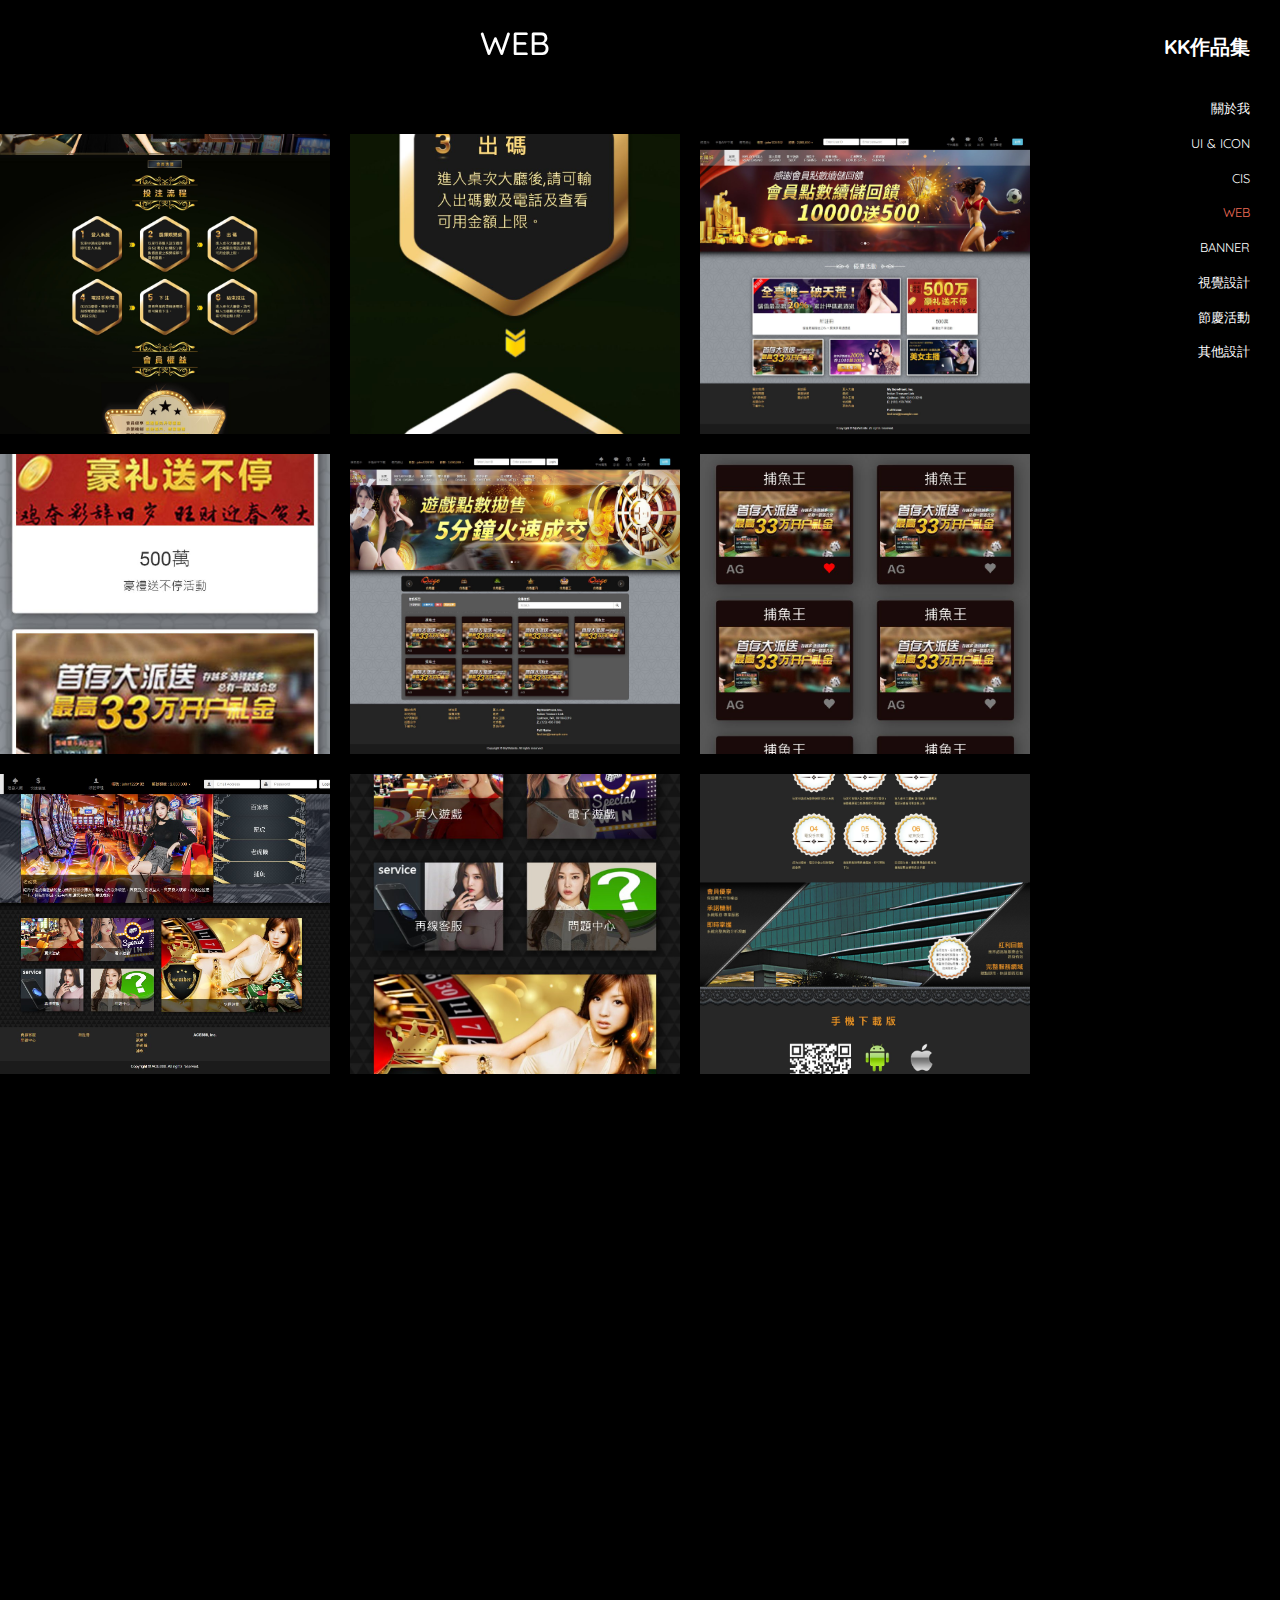
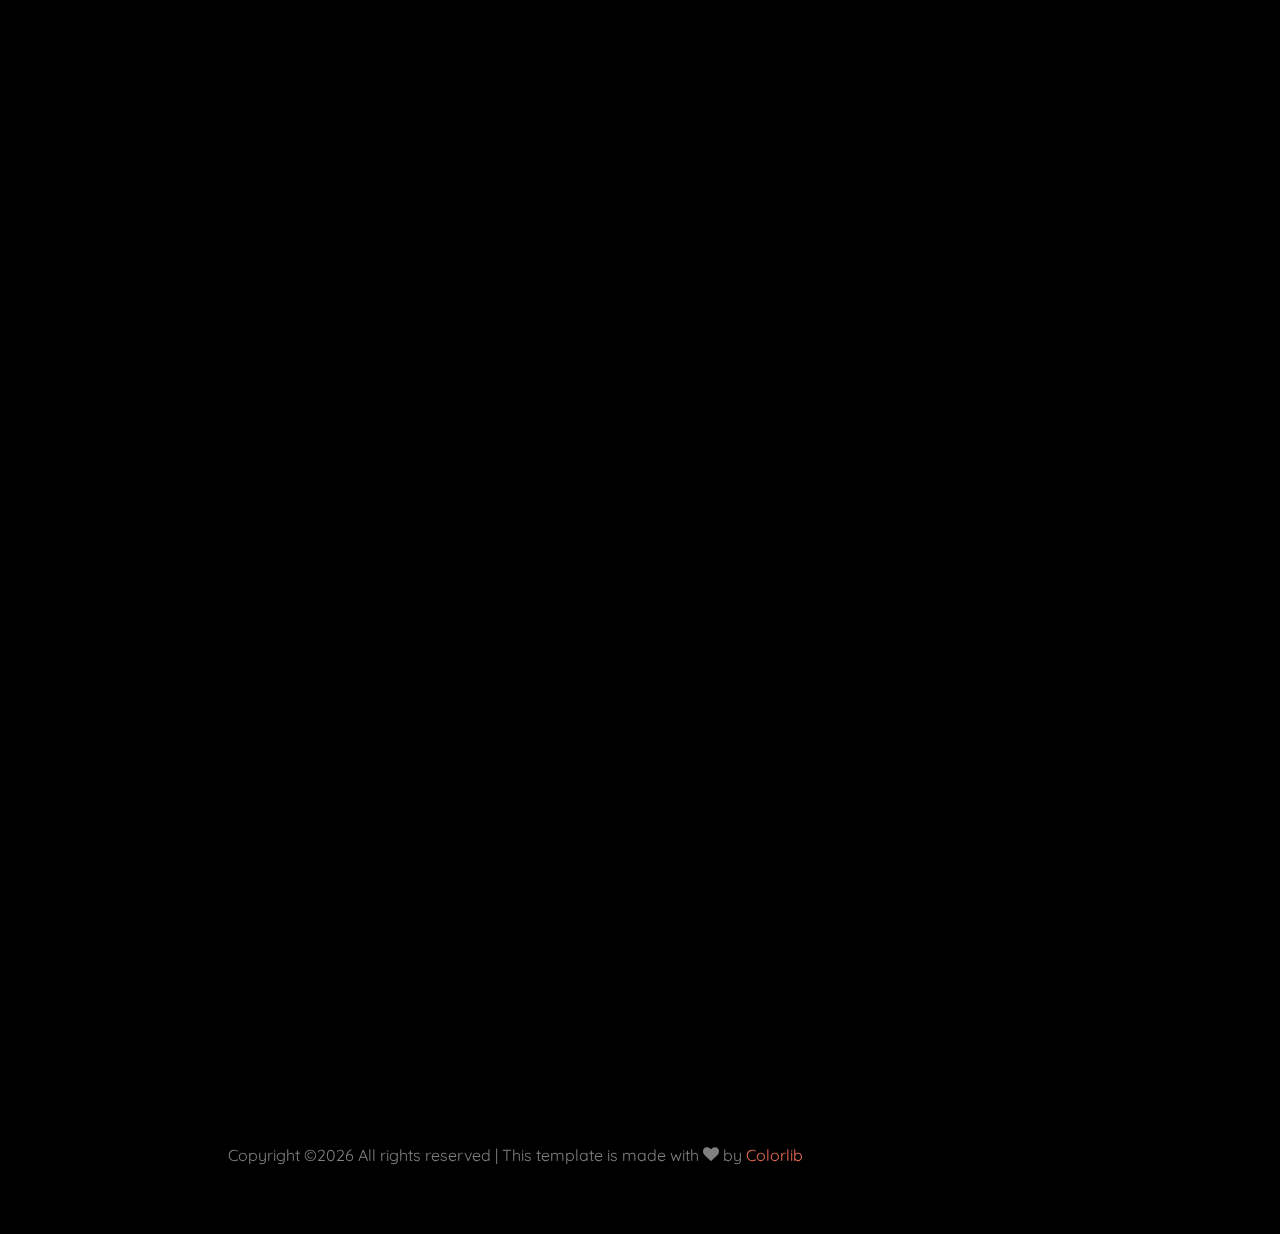
<file: Web.html>
<!DOCTYPE html>
<html lang="en">
  <head>
    <title>KK作品集</title>
    <meta charset="utf-8">
    <meta name="viewport" content="width=device-width, initial-scale=1, shrink-to-fit=no">
    <link rel="shortcut icon" href="images/clover.png">

    <link href="https://fonts.googleapis.com/css?family=Quicksand:300,400,500,700,900" rel="stylesheet">
    <link rel="stylesheet" href="fonts/icomoon/style.css">

    <link rel="stylesheet" href="css/bootstrap.min.css">
    <link rel="stylesheet" href="css/magnific-popup.css">
    <link rel="stylesheet" href="css/jquery-ui.css">
    <link rel="stylesheet" href="css/owl.carousel.min.css">
    <link rel="stylesheet" href="css/owl.theme.default.min.css">

    <link rel="stylesheet" href="css/bootstrap-datepicker.css">

    <link rel="stylesheet" href="fonts/flaticon/font/flaticon.css">

    <link rel="stylesheet" href="css/aos.css">
    <link rel="stylesheet" href="css/fancybox.min.css">

    <link rel="stylesheet" href="css/style.css">
    
  </head>
  <body>
  

  <div class="site-wrap">

  <div class="site-mobile-menu">
    <div class="site-mobile-menu-header">
      <div class="site-mobile-menu-close mt-3">
        <span class="icon-close2 js-menu-toggle"></span>
      </div>
    </div>
    <div class="site-mobile-menu-body"></div>
  </div>

  <header class="header-bar d-flex d-lg-block align-items-center">
    <div class="site-logo">
      <a href="index.html">KK作品集</a>
    </div>
    
    <div class="d-inline-block d-xl-none ml-md-0 ml-auto py-3" style="position: relative; top: 3px;"><a href="#" class="site-menu-toggle js-menu-toggle text-white"><span class="icon-menu h3"></span></a></div>

    <div class="main-menu">
      <ul class="js-clone-nav">
        <li><a href="index.html">關於我</a></li>
        <li><a href="UI_and_Icon.html">UI & ICON</a></li>
        <li><a href="CIS.html">CIS</a></li>
        <li class="active"><a href="Web.html">WEB</a></li>
        <li><a href="banner.html">BANNER</a></li>
        <li><a href="visual_design.html">視覺設計</a></li>
        <li><a href="activity.html">節慶活動</a></li>
        <li><a href="other_design.html">其他設計</a></li>
      </ul>
      <ul class="social js-clone-nav" style="display:none;">
        <li><a href="#"><span class="icon-facebook"></span></a></li>
        <li><a href="#"><span class="icon-twitter"></span></a></li>
        <li><a href="#"><span class="icon-instagram"></span></a></li>
      </ul>
    </div>
  </header> 
  <main class="main-content">
    <div class="container-fluid photos">

      <div class="row pt-4 mb-5 text-center">
        <div class="col-12">
          <h2 class="text-white mb-4">WEB</h2>
        </div>
      </div>

      <div class="row align-items-stretch">
        
        <div class="col-6 col-md-6 col-lg-4" data-aos="fade-up">
          <a href="images/images_web/web_PC_001.jpg" class="d-block photo-item" data-fancybox="gallery">
            <img src="images/images_web/web_PC_001.jpg" alt="Image" class="img-fluid">
            <div class="photo-text-more">
              <span class="icon icon-search"></span>
            </div>
          </a>
        </div>
        <div class="col-6 col-md-6 col-lg-4" data-aos="fade-up" data-aos-delay="100">
          <a href="images/images_web/web_M_001.jpg" class="d-block photo-item" data-fancybox="gallery">
            <img src="images/images_web/web_M_001.jpg" alt="Image" class="img-fluid">
            <div class="photo-text-more">
              <span class="icon icon-search"></span>
            </div>
          </a>
        </div>
        <div class="col-6 col-md-6 col-lg-4" data-aos="fade-up" data-aos-delay="200">
          <a href="images/images_web/web_PC_002.jpg" class="d-block photo-item" data-fancybox="gallery">
            <img src="images/images_web/web_PC_002.jpg" alt="Image" class="img-fluid">
            <div class="photo-text-more">
              <span class="icon icon-search"></span>
            </div>
          </a>
        </div>

        <div class="col-6 col-md-6 col-lg-4" data-aos="fade-up">
          <a href="images/images_web/web_M_002.jpg" class="d-block photo-item" data-fancybox="gallery">
            <img src="images/images_web/web_M_002.jpg" alt="Image" class="img-fluid">
            <div class="photo-text-more">
              <span class="icon icon-search"></span>
            </div>
          </a>
        </div>
        <div class="col-6 col-md-6 col-lg-4" data-aos="fade-up" data-aos-delay="100">
          <a href="images/images_web/web_PC_003.jpg" class="d-block photo-item" data-fancybox="gallery">
            <img src="images/images_web/web_PC_003.jpg" alt="Image" class="img-fluid">
            <div class="photo-text-more">
              <span class="icon icon-search"></span>
            </div>
          </a>
        </div>

        <div class="col-6 col-md-6 col-lg-4" data-aos="fade-up">
          <a href="images/images_web/web_M_003.jpg" class="d-block photo-item" data-fancybox="gallery">
            <img src="images/images_web/web_M_003.jpg" alt="Image" class="img-fluid">
            <div class="photo-text-more">
              <span class="icon icon-search"></span>
            </div>
          </a>
        </div>
        <div class="col-6 col-md-6 col-lg-4" data-aos="fade-up" data-aos-delay="100">
          <a href="images/images_web/web_PC_004.jpg" class="d-block photo-item" data-fancybox="gallery">
            <img src="images/images_web/web_PC_004.jpg" alt="Image" class="img-fluid">
            <div class="photo-text-more">
              <span class="icon icon-search"></span>
            </div>
          </a>
        </div>


        <div class="col-6 col-md-6 col-lg-4" data-aos="fade-up">
          <a href="images/images_web/web_M_004.jpg" class="d-block photo-item" data-fancybox="gallery">
            <img src="images/images_web/web_M_004.jpg" alt="Image" class="img-fluid">
            <div class="photo-text-more">
              <span class="icon icon-search"></span>
            </div>
          </a>
        </div>
        <div class="col-6 col-md-6 col-lg-4" data-aos="fade-up" data-aos-delay="100">
          <a href="images/images_web/web_PC_005.jpg" class="d-block photo-item" data-fancybox="gallery">
            <img src="images/images_web/web_PC_005.jpg" alt="Image" class="img-fluid">
            <div class="photo-text-more">
              <span class="icon icon-search"></span>
            </div>
          </a>
        </div>
        <div class="col-6 col-md-6 col-lg-4" data-aos="fade-up" data-aos-delay="200">
          <a href="images/images_web/web_M_005.jpg" class="d-block photo-item" data-fancybox="gallery">
            <img src="images/images_web/web_M_005.jpg" alt="Image" class="img-fluid">
            <div class="photo-text-more">
              <span class="icon icon-search"></span>
            </div>
          </a>
        </div>

<!---->
        <div class="col-6 col-md-6 col-lg-4" data-aos="fade-up">
          <a href="images/images_web/index.jpg" class="d-block photo-item" data-fancybox="gallery">
            <img src="images/images_web/index.jpg" alt="Image" class="img-fluid">
            <div class="photo-text-more">
              <span class="icon icon-search"></span>
            </div>
          </a>
        </div>
        <div class="col-6 col-md-6 col-lg-4" data-aos="fade-up" data-aos-delay="100">
          <a href="images/images_web/game_a005_a.jpg" class="d-block photo-item" data-fancybox="gallery">
            <img src="images/images_web/game_a005_a.jpg" alt="Image" class="img-fluid">
            <div class="photo-text-more">
              <span class="icon icon-search"></span>
            </div>
          </a>
        </div>
        <div class="col-6 col-md-6 col-lg-4" data-aos="fade-up" data-aos-delay="200">
          <a href="images/images_web/game_list_001.jpg" class="d-block photo-item" data-fancybox="gallery">
            <img src="images/images_web/game_list_001.jpg" alt="Image" class="img-fluid">
            <div class="photo-text-more">
              <span class="icon icon-search"></span>
            </div>
          </a>
        </div>

        <div class="col-6 col-md-6 col-lg-4" data-aos="fade-up">
          <a href="images/images_web/game_list_002_pc.jpg" class="d-block photo-item" data-fancybox="gallery">
            <img src="images/images_web/game_list_002_pc.jpg" alt="Image" class="img-fluid">
            <div class="photo-text-more">
              <span class="icon icon-search"></span>
            </div>
          </a>
        </div>
        <div class="col-6 col-md-6 col-lg-4" data-aos="fade-up" data-aos-delay="100">
          <a href="images/images_web/game_list_002_M.jpg" class="d-block photo-item" data-fancybox="gallery">
            <img src="images/images_web/game_list_002_M.jpg" alt="Image" class="img-fluid">
            <div class="photo-text-more">
              <span class="icon icon-search"></span>
            </div>
          </a>
        </div>

        <div class="col-6 col-md-6 col-lg-4" data-aos="fade-up">
          <a href="images/images_web/Mobile_WEB_UI_005_a.jpg" class="d-block photo-item" data-fancybox="gallery">
            <img src="images/images_web/Mobile_WEB_UI_005_a.jpg" alt="Image" class="img-fluid">
            <div class="photo-text-more">
              <span class="icon icon-search"></span>
            </div>
          </a>
        </div>
        <div class="col-6 col-md-6 col-lg-4" data-aos="fade-up" data-aos-delay="100">
          <a href="images/images_web/Mobile_WEB_UI_008_App_A_On_720.jpg" class="d-block photo-item" data-fancybox="gallery">
            <img src="images/images_web/Mobile_WEB_UI_008_App_A_On_720.jpg" alt="Image" class="img-fluid">
            <div class="photo-text-more">
              <span class="icon icon-search"></span>
            </div>
          </a>
        </div>


        <div class="col-6 col-md-6 col-lg-4" data-aos="fade-up">
          <a href="images/images_web/web_001.jpg" class="d-block photo-item" data-fancybox="gallery">
            <img src="images/images_web/web_001.jpg" alt="Image" class="img-fluid">
            <div class="photo-text-more">
              <span class="icon icon-search"></span>
            </div>
          </a>
        </div>
        <div class="col-6 col-md-6 col-lg-4" data-aos="fade-up" data-aos-delay="100">
          <a href="images/images_web/mobile_web.jpg" class="d-block photo-item" data-fancybox="gallery">
            <img src="images/images_web/mobile_web.jpg" alt="Image" class="img-fluid">
            <div class="photo-text-more">
              <span class="icon icon-search"></span>
            </div>
          </a>
        </div>
        <div class="col-6 col-md-6 col-lg-4" data-aos="fade-up" data-aos-delay="200">
          <a href="images/images_web/Yong_online-blog-01.jpg" class="d-block photo-item" data-fancybox="gallery">
            <img src="images/images_web/Yong_online-blog-01.jpg" alt="Image" class="img-fluid">
            <div class="photo-text-more">
              <span class="icon icon-search"></span>
            </div>
          </a>
        </div>  
        <div class="col-6 col-md-6 col-lg-4" data-aos="fade-up" data-aos-delay="200">
          <a href="images/images_web/Yong_online-blog-02.jpg" class="d-block photo-item" data-fancybox="gallery">
            <img src="images/images_web/Yong_online-blog-02.jpg" alt="Image" class="img-fluid">
            <div class="photo-text-more">
              <span class="icon icon-search"></span>
            </div>
          </a>
        </div>  
        <div class="col-6 col-md-6 col-lg-4" data-aos="fade-up" data-aos-delay="200">
          <a href="images/images_web/Yong_online-blog-03.jpg" class="d-block photo-item" data-fancybox="gallery">
            <img src="images/images_web/Yong_online-blog-03.jpg" alt="Image" class="img-fluid">
            <div class="photo-text-more">
              <span class="icon icon-search"></span>
            </div>
          </a>
        </div>  

      </div>


      <div class="row justify-content-center">
        <div class="col-md-12 text-center py-5">
          <p>
        <!-- Link back to Colorlib can't be removed. Template is licensed under CC BY 3.0. -->
        Copyright &copy;<script>document.write(new Date().getFullYear());</script> All rights reserved | This template is made with <i class="icon-heart" aria-hidden="true"></i> by <a href="https://colorlib.com" target="_blank" >Colorlib</a>
        <!-- Link back to Colorlib can't be removed. Template is licensed under CC BY 3.0. -->
      </p>
        </div>
      </div>
    </div>
  </main>

</div> <!-- .site-wrap -->

  <script src="js/jquery-3.3.1.min.js"></script>
  <script src="js/jquery-migrate-3.0.1.min.js"></script>
  <script src="js/jquery-ui.js"></script>
  <script src="js/popper.min.js"></script>
  <script src="js/bootstrap.min.js"></script>
  <script src="js/owl.carousel.min.js"></script>
  <script src="js/jquery.stellar.min.js"></script>
  <script src="js/jquery.countdown.min.js"></script>
  <script src="js/jquery.magnific-popup.min.js"></script>
  <script src="js/bootstrap-datepicker.min.js"></script>
  <script src="js/aos.js"></script>

  <script src="js/jquery.fancybox.min.js"></script>

  <script src="js/main.js"></script>
    
  </body>
</html>
</file>
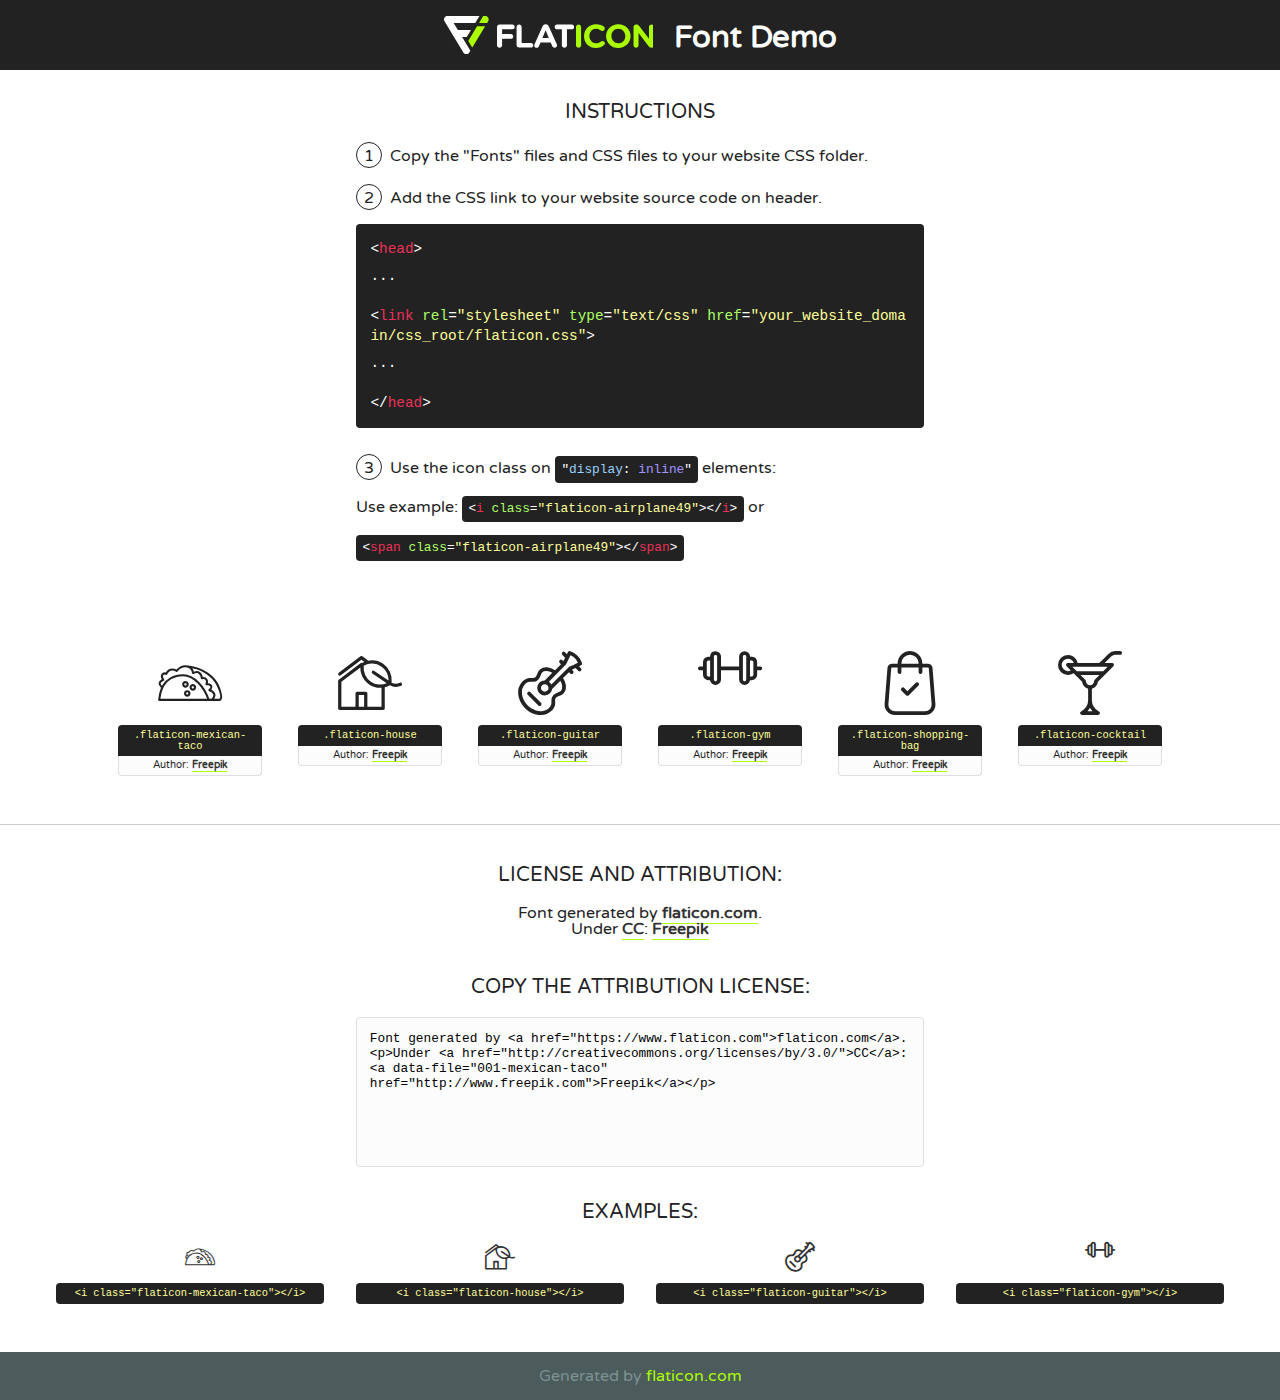
<file: fonts/flaticon/font/flaticon.html>
<!DOCTYPE html>
<!--
  Flaticon icon font: Flaticon
  Creation date: 11/02/2019 11:47
-->
<html>
<!DOCTYPE html>
<html>

<head>
    <title>Flaticon WebFont</title>
    <link href="http://fonts.googleapis.com/css?family=Varela+Round" rel="stylesheet" type="text/css" />
    <link rel="stylesheet" type="text/css" href="flaticon.css">
    <meta charset="UTF-8">
    <style>
    html, body, div, span, applet, object, iframe,
    h1, h2, h3, h4, h5, h6, p, blockquote, pre,
    a, abbr, acronym, address, big, cite, code,
    del, dfn, em, img, ins, kbd, q, s, samp,
    small, strike, strong, sub, sup, tt, var,
    b, u, i, center,
    dl, dt, dd, ol, ul, li,
    fieldset, form, label, legend,
    table, caption, tbody, tfoot, thead, tr, th, td,
    article, aside, canvas, details, embed, 
    figure, figcaption, footer, header, hgroup, 
    menu, nav, output, ruby, section, summary,
    time, mark, audio, video {
        margin: 0;
        padding: 0;
        border: 0;
        font-size: 100%;
        font: inherit;
        vertical-align: baseline;
    }
    /* HTML5 display-role reset for older browsers */
    article, aside, details, figcaption, figure, 
    footer, header, hgroup, menu, nav, section {
        display: block;
    }
    body {
        line-height: 1;
    }
    ol, ul {
        list-style: none;
    }
    blockquote, q {
        quotes: none;
    }
    blockquote:before, blockquote:after,
    q:before, q:after {
        content: '';
        content: none;
    }
    table {
        border-collapse: collapse;
        border-spacing: 0;
    }
    body {
        font-family: 'Varela Round', Helvetica, Arial, sans-serif;
        font-size: 16px;
        color: #222;
    }
    a {
        color: #333;
        border-bottom: 1px solid #a9fd00;
        font-weight: bold;
        text-decoration: none;
    }
    * {
        -moz-box-sizing: border-box;
        -webkit-box-sizing: border-box;
        box-sizing: border-box;
        margin: 0;
        padding: 0;
    }
    [class^="flaticon-"]:before, [class*=" flaticon-"]:before, [class^="flaticon-"]:after, [class*=" flaticon-"]:after {
        font-family: Flaticon;
        font-size: 30px;
        font-style: normal;
        margin-left: 20px;
        color: #333;
    }
    .wrapper {
        max-width: 600px;
        margin: auto;
        padding: 0 1em;
    }
    .title {
        font-size: 1.25em;
        text-align: center;
        margin-bottom: 1em;
        text-transform: uppercase;
    }
    header {
        text-align: center;
        background-color: #222;
        color: #fff;
        padding: 1em;
    }
    header .logo {
        width: 210px;
        height: 38px;
        display: inline-block;
        vertical-align: middle;
        margin-right: 1em;
        border: none;
    }
    header strong {
        font-size: 1.95em;
        font-weight: bold;
        vertical-align: middle;
        margin-top: 5px;
        display: inline-block;
    }
    .demo {
        margin: 2em auto;
        line-height: 1.25em;
    }
    .demo ul li {
        margin-bottom: 1em;
    }
    .demo ul li .num {
        color: #222;
        border-radius: 20px;
        display: inline-block;
        width: 26px;
        padding: 3px;
        height: 26px;
        text-align: center;
        margin-right: 0.5em;
        border: 1px solid #222;
    }
    .demo ul li code {
        background-color: #222;
        border-radius: 4px;
        padding: 0.25em 0.5em;
        display: inline-block;
        color: #fff;
        font-family: Consolas,Monaco,Lucida Console,Liberation Mono,DejaVu Sans Mono,Bitstream Vera Sans Mono,Courier New, monospace;
        font-weight: lighter;
        margin-top: 1em;
        font-size: 0.8em;
        word-break: break-all;
    }
    .demo ul li code.big {
        padding: 1em;
        font-size: 0.9em;
    }
    .demo ul li code .red {
        color: #EF3159;
    }
    .demo ul li code .green {
        color: #ACFF65;
    }
    .demo ul li code .yellow {
        color: #FFFF99;
    }
    .demo ul li code .blue {
        color: #99D3FF;
    }
    .demo ul li code .purple {
        color: #A295FF;
    }
    .demo ul li code .dots {
        margin-top: 0.5em;
        display: block;
    }
    #glyphs {
        border-bottom: 1px solid #ccc;
        padding: 2em 0;
        text-align: center;
    }
    .glyph {
        display: inline-block;
        width: 9em;
        margin: 1em;
        text-align: center;
        vertical-align: top;
        background: #FFF;
    }
    .glyph .glyph-icon {
        padding: 10px;
        display: block;
        font-family:"Flaticon";
        font-size: 64px;
        line-height: 1;
    }
    .glyph .glyph-icon:before {
        font-size: 64px;
        color: #222;
        margin-left: 0;
    }
    .class-name {
        font-size: 0.65em;
        background-color: #222;
        color: #fff;
        border-radius: 4px 4px 0 0;
        padding: 0.5em;
        color: #FFFF99;
        font-family: Consolas,Monaco,Lucida Console,Liberation Mono,DejaVu Sans Mono,Bitstream Vera Sans Mono,Courier New, monospace;
    }
    .author-name {
        font-size: 0.6em;
        background-color: #fcfcfd;
        border: 1px solid #DEDEE4;
        border-top: 0;
        border-radius: 0 0 4px 4px;
        padding: 0.5em;
    }
    .class-name:last-child {
        font-size: 10px;
        color:#888;
    }
    .class-name:last-child a {
        font-size: 10px;
        color:#555;
    }
    .class-name:last-child a:hover {
        color:#a9fd00;
    }
    .glyph > input {
        display: block;
        width: 100px;
        margin: 5px auto;
        text-align: center;
        font-size: 12px;
        cursor: text;
    }
    .glyph > input.icon-input {
        font-family:"Flaticon";
        font-size: 16px;
        margin-bottom: 10px;
    }
    .attribution .title {
        margin-top: 2em;
    }
    .attribution textarea {
        background-color: #fcfcfd;
        padding: 1em;
        border: none;
        box-shadow: none;
        border: 1px solid #DEDEE4;
        border-radius: 4px;
        resize: none;
        width: 100%;
        height: 150px;
        font-size: 0.8em;
        font-family: Consolas,Monaco,Lucida Console,Liberation Mono,DejaVu Sans Mono,Bitstream Vera Sans Mono,Courier New, monospace;
        -webkit-appearance: none;
    }
    .iconsuse {
        margin: 2em auto;
        text-align: center;
        max-width: 1200px;
    }
    .iconsuse:after {
        content: '';
        display: table;
        clear: both;
    }
    .iconsuse .image {
        float: left;
        width: 25%;
        padding: 0 1em;
    }
    .iconsuse .image p {
        margin-bottom: 1em;
    }
    .iconsuse .image span {
        display: block;
        font-size: 0.65em;
        background-color: #222;
        color: #fff;
        border-radius: 4px;
        padding: 0.5em;
        color: #FFFF99;
        margin-top: 1em;
        font-family: Consolas,Monaco,Lucida Console,Liberation Mono,DejaVu Sans Mono,Bitstream Vera Sans Mono,Courier New, monospace;
    }
    #footer {
        text-align: center;
        background-color: #4C5B5C;
        color: #7c9192;
        padding: 1em;
    }
    #footer a {
        border: none;
        color: #a9fd00;
        font-weight: normal;
    }
    @media (max-width: 960px) {
        .iconsuse .image {
            width: 50%;
        }
    }
    @media (max-width: 560px) {
        .iconsuse .image {
            width: 100%;
        }
    }
    </style>
</head>

<body class="characters-off">

    <header>
        <a href="https://www.flaticon.com" target="_blank" class="logo">
            <svg version="1.1" xmlns="http://www.w3.org/2000/svg" xmlns:xlink="http://www.w3.org/1999/xlink" xmlns:a="http://ns.adobe.com/AdobeSVGViewerExtensions/3.0/" viewBox="0 0 560.875 102.036" enable-background="new 0 0 560.875 102.036" xml:space="preserve">
                <defs>
                </defs>
                <g>
                    <g class="letters">
                        <path fill="#ffffff" d="M141.596,29.675c0-3.777,2.985-6.767,6.764-6.767h34.438c3.426,0,6.15,2.728,6.15,6.15
                        c0,3.43-2.724,6.149-6.15,6.149h-27.674v13.091h23.719c3.429,0,6.151,2.724,6.151,6.15c0,3.43-2.723,6.149-6.151,6.149h-23.719
                        v17.574c0,3.773-2.986,6.761-6.764,6.761c-3.779,0-6.764-2.989-6.764-6.761V29.675z"></path>
                        <path fill="#ffffff" d="M193.844,29.149c0-3.781,2.985-6.767,6.764-6.767c3.776,0,6.763,2.985,6.763,6.767v42.957h25.039
                        c3.426,0,6.149,2.726,6.149,6.153c0,3.425-2.723,6.15-6.149,6.15h-31.802c-3.779,0-6.764-2.986-6.764-6.768V29.149z"></path>
                        <path fill="#ffffff" d="M241.891,75.71l21.438-48.407c1.492-3.341,4.215-5.357,7.906-5.357h0.792
                        c3.686,0,6.323,2.017,7.815,5.357l21.439,48.407c0.436,0.967,0.701,1.845,0.701,2.723c0,3.602-2.809,6.501-6.414,6.501
                        c-3.161,0-5.269-1.845-6.499-4.655l-4.132-9.661h-27.059l-4.301,10.102c-1.144,2.631-3.426,4.214-6.237,4.214
                        c-3.517,0-6.24-2.81-6.24-6.325C241.1,77.64,241.451,76.677,241.891,75.71z M279.932,58.666l-8.521-20.297l-8.526,20.297H279.932
                        z"></path>
                        <path fill="#ffffff" d="M314.864,35.387H301.86c-3.429,0-6.239-2.813-6.239-6.238c0-3.429,2.811-6.24,6.239-6.24h39.533
                        c3.426,0,6.237,2.811,6.237,6.24c0,3.425-2.811,6.238-6.237,6.238h-13.001v42.785c0,3.773-2.99,6.761-6.764,6.761
                        c-3.779,0-6.764-2.989-6.764-6.761V35.387z"></path>
                        <path fill="#A9FD00" d="M352.615,29.149c0-3.781,2.985-6.767,6.767-6.767c3.774,0,6.761,2.985,6.761,6.767v49.024
                        c0,3.773-2.987,6.761-6.761,6.761c-3.781,0-6.767-2.989-6.767-6.761V29.149z"></path>
                        <path fill="#A9FD00" d="M374.132,53.836v-0.179c0-17.481,13.178-31.801,32.065-31.801c9.22,0,15.459,2.458,20.557,6.238
                        c1.402,1.054,2.637,2.985,2.637,5.357c0,3.692-2.985,6.59-6.681,6.59c-1.845,0-3.071-0.702-4.044-1.319
                        c-3.776-2.813-7.729-4.393-12.562-4.393c-10.364,0-17.831,8.611-17.831,19.154v0.173c0,10.542,7.291,19.329,17.831,19.329
                        c5.715,0,9.492-1.756,13.359-4.834c1.049-0.874,2.458-1.491,4.039-1.491c3.429,0,6.325,2.813,6.325,6.236
                        c0,2.106-1.056,3.78-2.282,4.834c-5.539,4.834-12.036,7.733-21.878,7.733C387.572,85.464,374.132,71.493,374.132,53.836z"></path>
                        <path fill="#A9FD00" d="M433.009,53.836v-0.179c0-17.481,13.79-31.801,32.766-31.801c18.981,0,32.592,14.143,32.592,31.628v0.173
                        c0,17.483-13.785,31.807-32.769,31.807C446.625,85.464,433.009,71.32,433.009,53.836z M484.224,53.836v-0.179
                        c0-10.539-7.725-19.326-18.626-19.326c-10.893,0-18.449,8.611-18.449,19.154v0.173c0,10.542,7.73,19.329,18.626,19.329
                        C476.676,72.986,484.224,64.378,484.224,53.836z"></path>
                        <path fill="#A9FD00" d="M506.233,29.321c0-3.774,2.99-6.763,6.767-6.763h1.401c3.252,0,5.183,1.583,7.029,3.953l26.093,34.265
                        V29.059c0-3.692,2.99-6.677,6.681-6.677c3.683,0,6.671,2.985,6.671,6.677v48.934c0,3.78-2.987,6.765-6.764,6.765h-0.436
                        c-3.257,0-5.188-1.581-7.034-3.953l-27.056-35.492v32.944c0,3.687-2.985,6.676-6.678,6.676c-3.683,0-6.673-2.989-6.673-6.676
                        V29.321z"></path>
                    </g>
                    <g class="insignia">
                        <path fill="#ffffff" d="M48.372,56.137h12.517l11.156-18.537H37.186L25.688,18.539h57.825L94.668,0H9.271
                        C5.925,0,2.842,1.801,1.198,4.716c-1.644,2.907-1.593,6.482,0.134,9.343l50.38,83.501c1.678,2.781,4.689,4.476,7.938,4.476
                        c3.246,0,6.257-1.695,7.935-4.476l2.898-4.804L48.372,56.137z"></path>
                        <g class="i">
                            <path fill="#A9FD00" d="M93.575,18.539h0.031v0.004l21.652,0.004l2.705-4.488c1.727-2.861,1.778-6.436,0.133-9.343
                            C116.454,1.801,113.371,0,110.026,0h-5.294L93.575,18.539z"></path>
                            <polygon fill="#A9FD00" points="88.291,27.356 64.725,66.486 75.519,84.404 109.942,27.356"></polygon>
                        </g>
                    </g>
                </g>
            </svg>
        </a>
        <strong>Font Demo</strong>
    </header>


    <section class="demo wrapper">

        <p class="title">Instructions</p>

        <ul>
            <li>
                <span class="num">1</span>Copy the "Fonts" files and CSS files to your website CSS folder.
            </li>
            <li>
                <span class="num">2</span>Add the CSS link to your website source code on header.
                <code class="big">
                    &lt;<span class="red">head</span>&gt;
                    <br/><span class="dots">...</span>
                    <br/>&lt;<span class="red">link</span> <span class="green">rel</span>=<span class="yellow">"stylesheet"</span> <span class="green">type</span>=<span class="yellow">"text/css"</span> <span class="green">href</span>=<span class="yellow">"your_website_domain/css_root/flaticon.css"</span>&gt;
                    <br/><span class="dots">...</span>
                    <br/>&lt;/<span class="red">head</span>&gt;
                </code>
            </li>

            <li>
                <p>
                    <span class="num">3</span>Use the icon class on <code>"<span class="blue">display</span>:<span class="purple"> inline</span>"</code> elements:
                    <br />
                    Use example: <code>&lt;<span class="red">i</span> <span class="green">class</span>=<span class="yellow">&quot;flaticon-airplane49&quot;</span>&gt;&lt;/<span class="red">i</span>&gt;</code> or <code>&lt;<span class="red">span</span> <span class="green">class</span>=<span class="yellow">&quot;flaticon-airplane49&quot;</span>&gt;&lt;/<span class="red">span</span>&gt;</code>
            </li>
        </ul>

    </section>




   <section id="glyphs">          
    
      
        <div class="glyph"><div class="glyph-icon flaticon-mexican-taco"></div>
            <div class="class-name">.flaticon-mexican-taco</div>
            <div class="author-name">Author: <a data-file="001-mexican-taco" href="http://www.freepik.com">Freepik</a> </div> 
        </div>        
        
        <div class="glyph"><div class="glyph-icon flaticon-house"></div>
            <div class="class-name">.flaticon-house</div>
            <div class="author-name">Author: <a data-file="002-house" href="http://www.freepik.com">Freepik</a> </div> 
        </div>        
        
        <div class="glyph"><div class="glyph-icon flaticon-guitar"></div>
            <div class="class-name">.flaticon-guitar</div>
            <div class="author-name">Author: <a data-file="003-guitar" href="http://www.freepik.com">Freepik</a> </div> 
        </div>        
        
        <div class="glyph"><div class="glyph-icon flaticon-gym"></div>
            <div class="class-name">.flaticon-gym</div>
            <div class="author-name">Author: <a data-file="004-gym" href="http://www.freepik.com">Freepik</a> </div> 
        </div>        
        
        <div class="glyph"><div class="glyph-icon flaticon-shopping-bag"></div>
            <div class="class-name">.flaticon-shopping-bag</div>
            <div class="author-name">Author: <a data-file="005-shopping-bag" href="http://www.freepik.com">Freepik</a> </div> 
        </div>        
        
        <div class="glyph"><div class="glyph-icon flaticon-cocktail"></div>
            <div class="class-name">.flaticon-cocktail</div>
            <div class="author-name">Author: <a data-file="006-cocktail" href="http://www.freepik.com">Freepik</a> </div> 
        </div>        
        

    </section>



    <section class="attribution wrapper"   style="text-align:center;">

      <div class="title">License and attribution:</div><div class="attrDiv">Font generated by <a href="https://www.flaticon.com">flaticon.com</a>. <div><p>Under <a href="http://creativecommons.org/licenses/by/3.0/">CC</a>: <a data-file="001-mexican-taco" href="http://www.freepik.com">Freepik</a></p>  </div>
      </div>
      <div class="title">Copy the Attribution License:</div>

    <textarea onclick="this.focus();this.select();">Font generated by &lt;a href=&quot;https://www.flaticon.com&quot;&gt;flaticon.com&lt;/a&gt;. <p>Under <a href="http://creativecommons.org/licenses/by/3.0/">CC</a>: <a data-file="001-mexican-taco" href="http://www.freepik.com">Freepik</a></p>  
     </textarea>

    </section>

    <section class="iconsuse">

          <div class="title">Examples:</div>            
             
            <div class="image">
                <p>
                    <i class="glyph-icon flaticon-mexican-taco"></i> 
                    <span>&lt;i class=&quot;flaticon-mexican-taco&quot;&gt;&lt;/i&gt;</span>
                </p>
            </div>
            
            <div class="image">
                <p>
                    <i class="glyph-icon flaticon-house"></i> 
                    <span>&lt;i class=&quot;flaticon-house&quot;&gt;&lt;/i&gt;</span>
                </p>
            </div>
            
            <div class="image">
                <p>
                    <i class="glyph-icon flaticon-guitar"></i> 
                    <span>&lt;i class=&quot;flaticon-guitar&quot;&gt;&lt;/i&gt;</span>
                </p>
            </div>
            
            <div class="image">
                <p>
                    <i class="glyph-icon flaticon-gym"></i> 
                    <span>&lt;i class=&quot;flaticon-gym&quot;&gt;&lt;/i&gt;</span>
                </p>
            </div>
                       
        </div>
                            
    </section>

<div id="footer">
    <div>Generated by <a href="https://www.flaticon.com">flaticon.com</a>
    </div>
</div>



</body>
</html>
</file>
<file: fonts/icomoon/style.css>
@font-face {
  font-family: 'icomoon';
  src:  url('fonts/icomoon.eot?10si43');
  src:  url('fonts/icomoon.eot?10si43#iefix') format('embedded-opentype'),
    url('fonts/icomoon.ttf?10si43') format('truetype'),
    url('fonts/icomoon.woff?10si43') format('woff'),
    url('fonts/icomoon.svg?10si43#icomoon') format('svg');
  font-weight: normal;
  font-style: normal;
}

[class^="icon-"], [class*=" icon-"] {
  /* use !important to prevent issues with browser extensions that change fonts */
  font-family: 'icomoon' !important;
  speak: none;
  font-style: normal;
  font-weight: normal;
  font-variant: normal;
  text-transform: none;
  line-height: 1;

  /* Better Font Rendering =========== */
  -webkit-font-smoothing: antialiased;
  -moz-osx-font-smoothing: grayscale;
}

.icon-asterisk:before {
  content: "\f069";
}
.icon-plus:before {
  content: "\f067";
}
.icon-question:before {
  content: "\f128";
}
.icon-minus:before {
  content: "\f068";
}
.icon-glass:before {
  content: "\f000";
}
.icon-music:before {
  content: "\f001";
}
.icon-search:before {
  content: "\f002";
}
.icon-envelope-o:before {
  content: "\f003";
}
.icon-heart:before {
  content: "\f004";
}
.icon-star:before {
  content: "\f005";
}
.icon-star-o:before {
  content: "\f006";
}
.icon-user:before {
  content: "\f007";
}
.icon-film:before {
  content: "\f008";
}
.icon-th-large:before {
  content: "\f009";
}
.icon-th:before {
  content: "\f00a";
}
.icon-th-list:before {
  content: "\f00b";
}
.icon-check:before {
  content: "\f00c";
}
.icon-close:before {
  content: "\f00d";
}
.icon-remove:before {
  content: "\f00d";
}
.icon-times:before {
  content: "\f00d";
}
.icon-search-plus:before {
  content: "\f00e";
}
.icon-search-minus:before {
  content: "\f010";
}
.icon-power-off:before {
  content: "\f011";
}
.icon-signal:before {
  content: "\f012";
}
.icon-cog:before {
  content: "\f013";
}
.icon-gear:before {
  content: "\f013";
}
.icon-trash-o:before {
  content: "\f014";
}
.icon-home:before {
  content: "\f015";
}
.icon-file-o:before {
  content: "\f016";
}
.icon-clock-o:before {
  content: "\f017";
}
.icon-road:before {
  content: "\f018";
}
.icon-download:before {
  content: "\f019";
}
.icon-arrow-circle-o-down:before {
  content: "\f01a";
}
.icon-arrow-circle-o-up:before {
  content: "\f01b";
}
.icon-inbox:before {
  content: "\f01c";
}
.icon-play-circle-o:before {
  content: "\f01d";
}
.icon-repeat:before {
  content: "\f01e";
}
.icon-rotate-right:before {
  content: "\f01e";
}
.icon-refresh:before {
  content: "\f021";
}
.icon-list-alt:before {
  content: "\f022";
}
.icon-lock:before {
  content: "\f023";
}
.icon-flag:before {
  content: "\f024";
}
.icon-headphones:before {
  content: "\f025";
}
.icon-volume-off:before {
  content: "\f026";
}
.icon-volume-down:before {
  content: "\f027";
}
.icon-volume-up:before {
  content: "\f028";
}
.icon-qrcode:before {
  content: "\f029";
}
.icon-barcode:before {
  content: "\f02a";
}
.icon-tag:before {
  content: "\f02b";
}
.icon-tags:before {
  content: "\f02c";
}
.icon-book:before {
  content: "\f02d";
}
.icon-bookmark:before {
  content: "\f02e";
}
.icon-print:before {
  content: "\f02f";
}
.icon-camera:before {
  content: "\f030";
}
.icon-font:before {
  content: "\f031";
}
.icon-bold:before {
  content: "\f032";
}
.icon-italic:before {
  content: "\f033";
}
.icon-text-height:before {
  content: "\f034";
}
.icon-text-width:before {
  content: "\f035";
}
.icon-align-left:before {
  content: "\f036";
}
.icon-align-center:before {
  content: "\f037";
}
.icon-align-right:before {
  content: "\f038";
}
.icon-align-justify:before {
  content: "\f039";
}
.icon-list:before {
  content: "\f03a";
}
.icon-dedent:before {
  content: "\f03b";
}
.icon-outdent:before {
  content: "\f03b";
}
.icon-indent:before {
  content: "\f03c";
}
.icon-video-camera:before {
  content: "\f03d";
}
.icon-image:before {
  content: "\f03e";
}
.icon-photo:before {
  content: "\f03e";
}
.icon-picture-o:before {
  content: "\f03e";
}
.icon-pencil:before {
  content: "\f040";
}
.icon-map-marker:before {
  content: "\f041";
}
.icon-adjust:before {
  content: "\f042";
}
.icon-tint:before {
  content: "\f043";
}
.icon-edit:before {
  content: "\f044";
}
.icon-pencil-square-o:before {
  content: "\f044";
}
.icon-share-square-o:before {
  content: "\f045";
}
.icon-check-square-o:before {
  content: "\f046";
}
.icon-arrows:before {
  content: "\f047";
}
.icon-step-backward:before {
  content: "\f048";
}
.icon-fast-backward:before {
  content: "\f049";
}
.icon-backward:before {
  content: "\f04a";
}
.icon-play:before {
  content: "\f04b";
}
.icon-pause:before {
  content: "\f04c";
}
.icon-stop:before {
  content: "\f04d";
}
.icon-forward:before {
  content: "\f04e";
}
.icon-fast-forward:before {
  content: "\f050";
}
.icon-step-forward:before {
  content: "\f051";
}
.icon-eject:before {
  content: "\f052";
}
.icon-chevron-left:before {
  content: "\f053";
}
.icon-chevron-right:before {
  content: "\f054";
}
.icon-plus-circle:before {
  content: "\f055";
}
.icon-minus-circle:before {
  content: "\f056";
}
.icon-times-circle:before {
  content: "\f057";
}
.icon-check-circle:before {
  content: "\f058";
}
.icon-question-circle:before {
  content: "\f059";
}
.icon-info-circle:before {
  content: "\f05a";
}
.icon-crosshairs:before {
  content: "\f05b";
}
.icon-times-circle-o:before {
  content: "\f05c";
}
.icon-check-circle-o:before {
  content: "\f05d";
}
.icon-ban:before {
  content: "\f05e";
}
.icon-arrow-left:before {
  content: "\f060";
}
.icon-arrow-right:before {
  content: "\f061";
}
.icon-arrow-up:before {
  content: "\f062";
}
.icon-arrow-down:before {
  content: "\f063";
}
.icon-mail-forward:before {
  content: "\f064";
}
.icon-share:before {
  content: "\f064";
}
.icon-expand:before {
  content: "\f065";
}
.icon-compress:before {
  content: "\f066";
}
.icon-exclamation-circle:before {
  content: "\f06a";
}
.icon-gift:before {
  content: "\f06b";
}
.icon-leaf:before {
  content: "\f06c";
}
.icon-fire:before {
  content: "\f06d";
}
.icon-eye:before {
  content: "\f06e";
}
.icon-eye-slash:before {
  content: "\f070";
}
.icon-exclamation-triangle:before {
  content: "\f071";
}
.icon-warning:before {
  content: "\f071";
}
.icon-plane:before {
  content: "\f072";
}
.icon-calendar:before {
  content: "\f073";
}
.icon-random:before {
  content: "\f074";
}
.icon-comment:before {
  content: "\f075";
}
.icon-magnet:before {
  content: "\f076";
}
.icon-chevron-up:before {
  content: "\f077";
}
.icon-chevron-down:before {
  content: "\f078";
}
.icon-retweet:before {
  content: "\f079";
}
.icon-shopping-cart:before {
  content: "\f07a";
}
.icon-folder:before {
  content: "\f07b";
}
.icon-folder-open:before {
  content: "\f07c";
}
.icon-arrows-v:before {
  content: "\f07d";
}
.icon-arrows-h:before {
  content: "\f07e";
}
.icon-bar-chart:before {
  content: "\f080";
}
.icon-bar-chart-o:before {
  content: "\f080";
}
.icon-twitter-square:before {
  content: "\f081";
}
.icon-facebook-square:before {
  content: "\f082";
}
.icon-camera-retro:before {
  content: "\f083";
}
.icon-key:before {
  content: "\f084";
}
.icon-cogs:before {
  content: "\f085";
}
.icon-gears:before {
  content: "\f085";
}
.icon-comments:before {
  content: "\f086";
}
.icon-thumbs-o-up:before {
  content: "\f087";
}
.icon-thumbs-o-down:before {
  content: "\f088";
}
.icon-star-half:before {
  content: "\f089";
}
.icon-heart-o:before {
  content: "\f08a";
}
.icon-sign-out:before {
  content: "\f08b";
}
.icon-linkedin-square:before {
  content: "\f08c";
}
.icon-thumb-tack:before {
  content: "\f08d";
}
.icon-external-link:before {
  content: "\f08e";
}
.icon-sign-in:before {
  content: "\f090";
}
.icon-trophy:before {
  content: "\f091";
}
.icon-github-square:before {
  content: "\f092";
}
.icon-upload:before {
  content: "\f093";
}
.icon-lemon-o:before {
  content: "\f094";
}
.icon-phone:before {
  content: "\f095";
}
.icon-square-o:before {
  content: "\f096";
}
.icon-bookmark-o:before {
  content: "\f097";
}
.icon-phone-square:before {
  content: "\f098";
}
.icon-twitter:before {
  content: "\f099";
}
.icon-facebook:before {
  content: "\f09a";
}
.icon-facebook-f:before {
  content: "\f09a";
}
.icon-github:before {
  content: "\f09b";
}
.icon-unlock:before {
  content: "\f09c";
}
.icon-credit-card:before {
  content: "\f09d";
}
.icon-feed:before {
  content: "\f09e";
}
.icon-rss:before {
  content: "\f09e";
}
.icon-hdd-o:before {
  content: "\f0a0";
}
.icon-bullhorn:before {
  content: "\f0a1";
}
.icon-bell-o:before {
  content: "\f0a2";
}
.icon-certificate:before {
  content: "\f0a3";
}
.icon-hand-o-right:before {
  content: "\f0a4";
}
.icon-hand-o-left:before {
  content: "\f0a5";
}
.icon-hand-o-up:before {
  content: "\f0a6";
}
.icon-hand-o-down:before {
  content: "\f0a7";
}
.icon-arrow-circle-left:before {
  content: "\f0a8";
}
.icon-arrow-circle-right:before {
  content: "\f0a9";
}
.icon-arrow-circle-up:before {
  content: "\f0aa";
}
.icon-arrow-circle-down:before {
  content: "\f0ab";
}
.icon-globe:before {
  content: "\f0ac";
}
.icon-wrench:before {
  content: "\f0ad";
}
.icon-tasks:before {
  content: "\f0ae";
}
.icon-filter:before {
  content: "\f0b0";
}
.icon-briefcase:before {
  content: "\f0b1";
}
.icon-arrows-alt:before {
  content: "\f0b2";
}
.icon-group:before {
  content: "\f0c0";
}
.icon-users:before {
  content: "\f0c0";
}
.icon-chain:before {
  content: "\f0c1";
}
.icon-link:before {
  content: "\f0c1";
}
.icon-cloud:before {
  content: "\f0c2";
}
.icon-flask:before {
  content: "\f0c3";
}
.icon-cut:before {
  content: "\f0c4";
}
.icon-scissors:before {
  content: "\f0c4";
}
.icon-copy:before {
  content: "\f0c5";
}
.icon-files-o:before {
  content: "\f0c5";
}
.icon-paperclip:before {
  content: "\f0c6";
}
.icon-floppy-o:before {
  content: "\f0c7";
}
.icon-save:before {
  content: "\f0c7";
}
.icon-square:before {
  content: "\f0c8";
}
.icon-bars:before {
  content: "\f0c9";
}
.icon-navicon:before {
  content: "\f0c9";
}
.icon-reorder:before {
  content: "\f0c9";
}
.icon-list-ul:before {
  content: "\f0ca";
}
.icon-list-ol:before {
  content: "\f0cb";
}
.icon-strikethrough:before {
  content: "\f0cc";
}
.icon-underline:before {
  content: "\f0cd";
}
.icon-table:before {
  content: "\f0ce";
}
.icon-magic:before {
  content: "\f0d0";
}
.icon-truck:before {
  content: "\f0d1";
}
.icon-pinterest:before {
  content: "\f0d2";
}
.icon-pinterest-square:before {
  content: "\f0d3";
}
.icon-google-plus-square:before {
  content: "\f0d4";
}
.icon-google-plus:before {
  content: "\f0d5";
}
.icon-money:before {
  content: "\f0d6";
}
.icon-caret-down:before {
  content: "\f0d7";
}
.icon-caret-up:before {
  content: "\f0d8";
}
.icon-caret-left:before {
  content: "\f0d9";
}
.icon-caret-right:before {
  content: "\f0da";
}
.icon-columns:before {
  content: "\f0db";
}
.icon-sort:before {
  content: "\f0dc";
}
.icon-unsorted:before {
  content: "\f0dc";
}
.icon-sort-desc:before {
  content: "\f0dd";
}
.icon-sort-down:before {
  content: "\f0dd";
}
.icon-sort-asc:before {
  content: "\f0de";
}
.icon-sort-up:before {
  content: "\f0de";
}
.icon-envelope:before {
  content: "\f0e0";
}
.icon-linkedin:before {
  content: "\f0e1";
}
.icon-rotate-left:before {
  content: "\f0e2";
}
.icon-undo:before {
  content: "\f0e2";
}
.icon-gavel:before {
  content: "\f0e3";
}
.icon-legal:before {
  content: "\f0e3";
}
.icon-dashboard:before {
  content: "\f0e4";
}
.icon-tachometer:before {
  content: "\f0e4";
}
.icon-comment-o:before {
  content: "\f0e5";
}
.icon-comments-o:before {
  content: "\f0e6";
}
.icon-bolt:before {
  content: "\f0e7";
}
.icon-flash:before {
  content: "\f0e7";
}
.icon-sitemap:before {
  content: "\f0e8";
}
.icon-umbrella:before {
  content: "\f0e9";
}
.icon-clipboard:before {
  content: "\f0ea";
}
.icon-paste:before {
  content: "\f0ea";
}
.icon-lightbulb-o:before {
  content: "\f0eb";
}
.icon-exchange:before {
  content: "\f0ec";
}
.icon-cloud-download:before {
  content: "\f0ed";
}
.icon-cloud-upload:before {
  content: "\f0ee";
}
.icon-user-md:before {
  content: "\f0f0";
}
.icon-stethoscope:before {
  content: "\f0f1";
}
.icon-suitcase:before {
  content: "\f0f2";
}
.icon-bell:before {
  content: "\f0f3";
}
.icon-coffee:before {
  content: "\f0f4";
}
.icon-cutlery:before {
  content: "\f0f5";
}
.icon-file-text-o:before {
  content: "\f0f6";
}
.icon-building-o:before {
  content: "\f0f7";
}
.icon-hospital-o:before {
  content: "\f0f8";
}
.icon-ambulance:before {
  content: "\f0f9";
}
.icon-medkit:before {
  content: "\f0fa";
}
.icon-fighter-jet:before {
  content: "\f0fb";
}
.icon-beer:before {
  content: "\f0fc";
}
.icon-h-square:before {
  content: "\f0fd";
}
.icon-plus-square:before {
  content: "\f0fe";
}
.icon-angle-double-left:before {
  content: "\f100";
}
.icon-angle-double-right:before {
  content: "\f101";
}
.icon-angle-double-up:before {
  content: "\f102";
}
.icon-angle-double-down:before {
  content: "\f103";
}
.icon-angle-left:before {
  content: "\f104";
}
.icon-angle-right:before {
  content: "\f105";
}
.icon-angle-up:before {
  content: "\f106";
}
.icon-angle-down:before {
  content: "\f107";
}
.icon-desktop:before {
  content: "\f108";
}
.icon-laptop:before {
  content: "\f109";
}
.icon-tablet:before {
  content: "\f10a";
}
.icon-mobile:before {
  content: "\f10b";
}
.icon-mobile-phone:before {
  content: "\f10b";
}
.icon-circle-o:before {
  content: "\f10c";
}
.icon-quote-left:before {
  content: "\f10d";
}
.icon-quote-right:before {
  content: "\f10e";
}
.icon-spinner:before {
  content: "\f110";
}
.icon-circle:before {
  content: "\f111";
}
.icon-mail-reply:before {
  content: "\f112";
}
.icon-reply:before {
  content: "\f112";
}
.icon-github-alt:before {
  content: "\f113";
}
.icon-folder-o:before {
  content: "\f114";
}
.icon-folder-open-o:before {
  content: "\f115";
}
.icon-smile-o:before {
  content: "\f118";
}
.icon-frown-o:before {
  content: "\f119";
}
.icon-meh-o:before {
  content: "\f11a";
}
.icon-gamepad:before {
  content: "\f11b";
}
.icon-keyboard-o:before {
  content: "\f11c";
}
.icon-flag-o:before {
  content: "\f11d";
}
.icon-flag-checkered:before {
  content: "\f11e";
}
.icon-terminal:before {
  content: "\f120";
}
.icon-code:before {
  content: "\f121";
}
.icon-mail-reply-all:before {
  content: "\f122";
}
.icon-reply-all:before {
  content: "\f122";
}
.icon-star-half-empty:before {
  content: "\f123";
}
.icon-star-half-full:before {
  content: "\f123";
}
.icon-star-half-o:before {
  content: "\f123";
}
.icon-location-arrow:before {
  content: "\f124";
}
.icon-crop:before {
  content: "\f125";
}
.icon-code-fork:before {
  content: "\f126";
}
.icon-chain-broken:before {
  content: "\f127";
}
.icon-unlink:before {
  content: "\f127";
}
.icon-info:before {
  content: "\f129";
}
.icon-exclamation:before {
  content: "\f12a";
}
.icon-superscript:before {
  content: "\f12b";
}
.icon-subscript:before {
  content: "\f12c";
}
.icon-eraser:before {
  content: "\f12d";
}
.icon-puzzle-piece:before {
  content: "\f12e";
}
.icon-microphone:before {
  content: "\f130";
}
.icon-microphone-slash:before {
  content: "\f131";
}
.icon-shield:before {
  content: "\f132";
}
.icon-calendar-o:before {
  content: "\f133";
}
.icon-fire-extinguisher:before {
  content: "\f134";
}
.icon-rocket:before {
  content: "\f135";
}
.icon-maxcdn:before {
  content: "\f136";
}
.icon-chevron-circle-left:before {
  content: "\f137";
}
.icon-chevron-circle-right:before {
  content: "\f138";
}
.icon-chevron-circle-up:before {
  content: "\f139";
}
.icon-chevron-circle-down:before {
  content: "\f13a";
}
.icon-html5:before {
  content: "\f13b";
}
.icon-css3:before {
  content: "\f13c";
}
.icon-anchor:before {
  content: "\f13d";
}
.icon-unlock-alt:before {
  content: "\f13e";
}
.icon-bullseye:before {
  content: "\f140";
}
.icon-ellipsis-h:before {
  content: "\f141";
}
.icon-ellipsis-v:before {
  content: "\f142";
}
.icon-rss-square:before {
  content: "\f143";
}
.icon-play-circle:before {
  content: "\f144";
}
.icon-ticket:before {
  content: "\f145";
}
.icon-minus-square:before {
  content: "\f146";
}
.icon-minus-square-o:before {
  content: "\f147";
}
.icon-level-up:before {
  content: "\f148";
}
.icon-level-down:before {
  content: "\f149";
}
.icon-check-square:before {
  content: "\f14a";
}
.icon-pencil-square:before {
  content: "\f14b";
}
.icon-external-link-square:before {
  content: "\f14c";
}
.icon-share-square:before {
  content: "\f14d";
}
.icon-compass:before {
  content: "\f14e";
}
.icon-caret-square-o-down:before {
  content: "\f150";
}
.icon-toggle-down:before {
  content: "\f150";
}
.icon-caret-square-o-up:before {
  content: "\f151";
}
.icon-toggle-up:before {
  content: "\f151";
}
.icon-caret-square-o-right:before {
  content: "\f152";
}
.icon-toggle-right:before {
  content: "\f152";
}
.icon-eur:before {
  content: "\f153";
}
.icon-euro:before {
  content: "\f153";
}
.icon-gbp:before {
  content: "\f154";
}
.icon-dollar:before {
  content: "\f155";
}
.icon-usd:before {
  content: "\f155";
}
.icon-inr:before {
  content: "\f156";
}
.icon-rupee:before {
  content: "\f156";
}
.icon-cny:before {
  content: "\f157";
}
.icon-jpy:before {
  content: "\f157";
}
.icon-rmb:before {
  content: "\f157";
}
.icon-yen:before {
  content: "\f157";
}
.icon-rouble:before {
  content: "\f158";
}
.icon-rub:before {
  content: "\f158";
}
.icon-ruble:before {
  content: "\f158";
}
.icon-krw:before {
  content: "\f159";
}
.icon-won:before {
  content: "\f159";
}
.icon-bitcoin:before {
  content: "\f15a";
}
.icon-btc:before {
  content: "\f15a";
}
.icon-file:before {
  content: "\f15b";
}
.icon-file-text:before {
  content: "\f15c";
}
.icon-sort-alpha-asc:before {
  content: "\f15d";
}
.icon-sort-alpha-desc:before {
  content: "\f15e";
}
.icon-sort-amount-asc:before {
  content: "\f160";
}
.icon-sort-amount-desc:before {
  content: "\f161";
}
.icon-sort-numeric-asc:before {
  content: "\f162";
}
.icon-sort-numeric-desc:before {
  content: "\f163";
}
.icon-thumbs-up:before {
  content: "\f164";
}
.icon-thumbs-down:before {
  content: "\f165";
}
.icon-youtube-square:before {
  content: "\f166";
}
.icon-youtube:before {
  content: "\f167";
}
.icon-xing:before {
  content: "\f168";
}
.icon-xing-square:before {
  content: "\f169";
}
.icon-youtube-play:before {
  content: "\f16a";
}
.icon-dropbox:before {
  content: "\f16b";
}
.icon-stack-overflow:before {
  content: "\f16c";
}
.icon-instagram:before {
  content: "\f16d";
}
.icon-flickr:before {
  content: "\f16e";
}
.icon-adn:before {
  content: "\f170";
}
.icon-bitbucket:before {
  content: "\f171";
}
.icon-bitbucket-square:before {
  content: "\f172";
}
.icon-tumblr:before {
  content: "\f173";
}
.icon-tumblr-square:before {
  content: "\f174";
}
.icon-long-arrow-down:before {
  content: "\f175";
}
.icon-long-arrow-up:before {
  content: "\f176";
}
.icon-long-arrow-left:before {
  content: "\f177";
}
.icon-long-arrow-right:before {
  content: "\f178";
}
.icon-apple:before {
  content: "\f179";
}
.icon-windows:before {
  content: "\f17a";
}
.icon-android:before {
  content: "\f17b";
}
.icon-linux:before {
  content: "\f17c";
}
.icon-dribbble:before {
  content: "\f17d";
}
.icon-skype:before {
  content: "\f17e";
}
.icon-foursquare:before {
  content: "\f180";
}
.icon-trello:before {
  content: "\f181";
}
.icon-female:before {
  content: "\f182";
}
.icon-male:before {
  content: "\f183";
}
.icon-gittip:before {
  content: "\f184";
}
.icon-gratipay:before {
  content: "\f184";
}
.icon-sun-o:before {
  content: "\f185";
}
.icon-moon-o:before {
  content: "\f186";
}
.icon-archive:before {
  content: "\f187";
}
.icon-bug:before {
  content: "\f188";
}
.icon-vk:before {
  content: "\f189";
}
.icon-weibo:before {
  content: "\f18a";
}
.icon-renren:before {
  content: "\f18b";
}
.icon-pagelines:before {
  content: "\f18c";
}
.icon-stack-exchange:before {
  content: "\f18d";
}
.icon-arrow-circle-o-right:before {
  content: "\f18e";
}
.icon-arrow-circle-o-left:before {
  content: "\f190";
}
.icon-caret-square-o-left:before {
  content: "\f191";
}
.icon-toggle-left:before {
  content: "\f191";
}
.icon-dot-circle-o:before {
  content: "\f192";
}
.icon-wheelchair:before {
  content: "\f193";
}
.icon-vimeo-square:before {
  content: "\f194";
}
.icon-try:before {
  content: "\f195";
}
.icon-turkish-lira:before {
  content: "\f195";
}
.icon-plus-square-o:before {
  content: "\f196";
}
.icon-space-shuttle:before {
  content: "\f197";
}
.icon-slack:before {
  content: "\f198";
}
.icon-envelope-square:before {
  content: "\f199";
}
.icon-wordpress:before {
  content: "\f19a";
}
.icon-openid:before {
  content: "\f19b";
}
.icon-bank:before {
  content: "\f19c";
}
.icon-institution:before {
  content: "\f19c";
}
.icon-university:before {
  content: "\f19c";
}
.icon-graduation-cap:before {
  content: "\f19d";
}
.icon-mortar-board:before {
  content: "\f19d";
}
.icon-yahoo:before {
  content: "\f19e";
}
.icon-google:before {
  content: "\f1a0";
}
.icon-reddit:before {
  content: "\f1a1";
}
.icon-reddit-square:before {
  content: "\f1a2";
}
.icon-stumbleupon-circle:before {
  content: "\f1a3";
}
.icon-stumbleupon:before {
  content: "\f1a4";
}
.icon-delicious:before {
  content: "\f1a5";
}
.icon-digg:before {
  content: "\f1a6";
}
.icon-pied-piper-pp:before {
  content: "\f1a7";
}
.icon-pied-piper-alt:before {
  content: "\f1a8";
}
.icon-drupal:before {
  content: "\f1a9";
}
.icon-joomla:before {
  content: "\f1aa";
}
.icon-language:before {
  content: "\f1ab";
}
.icon-fax:before {
  content: "\f1ac";
}
.icon-building:before {
  content: "\f1ad";
}
.icon-child:before {
  content: "\f1ae";
}
.icon-paw:before {
  content: "\f1b0";
}
.icon-spoon:before {
  content: "\f1b1";
}
.icon-cube:before {
  content: "\f1b2";
}
.icon-cubes:before {
  content: "\f1b3";
}
.icon-behance:before {
  content: "\f1b4";
}
.icon-behance-square:before {
  content: "\f1b5";
}
.icon-steam:before {
  content: "\f1b6";
}
.icon-steam-square:before {
  content: "\f1b7";
}
.icon-recycle:before {
  content: "\f1b8";
}
.icon-automobile:before {
  content: "\f1b9";
}
.icon-car:before {
  content: "\f1b9";
}
.icon-cab:before {
  content: "\f1ba";
}
.icon-taxi:before {
  content: "\f1ba";
}
.icon-tree:before {
  content: "\f1bb";
}
.icon-spotify:before {
  content: "\f1bc";
}
.icon-deviantart:before {
  content: "\f1bd";
}
.icon-soundcloud:before {
  content: "\f1be";
}
.icon-database:before {
  content: "\f1c0";
}
.icon-file-pdf-o:before {
  content: "\f1c1";
}
.icon-file-word-o:before {
  content: "\f1c2";
}
.icon-file-excel-o:before {
  content: "\f1c3";
}
.icon-file-powerpoint-o:before {
  content: "\f1c4";
}
.icon-file-image-o:before {
  content: "\f1c5";
}
.icon-file-photo-o:before {
  content: "\f1c5";
}
.icon-file-picture-o:before {
  content: "\f1c5";
}
.icon-file-archive-o:before {
  content: "\f1c6";
}
.icon-file-zip-o:before {
  content: "\f1c6";
}
.icon-file-audio-o:before {
  content: "\f1c7";
}
.icon-file-sound-o:before {
  content: "\f1c7";
}
.icon-file-movie-o:before {
  content: "\f1c8";
}
.icon-file-video-o:before {
  content: "\f1c8";
}
.icon-file-code-o:before {
  content: "\f1c9";
}
.icon-vine:before {
  content: "\f1ca";
}
.icon-codepen:before {
  content: "\f1cb";
}
.icon-jsfiddle:before {
  content: "\f1cc";
}
.icon-life-bouy:before {
  content: "\f1cd";
}
.icon-life-buoy:before {
  content: "\f1cd";
}
.icon-life-ring:before {
  content: "\f1cd";
}
.icon-life-saver:before {
  content: "\f1cd";
}
.icon-support:before {
  content: "\f1cd";
}
.icon-circle-o-notch:before {
  content: "\f1ce";
}
.icon-ra:before {
  content: "\f1d0";
}
.icon-rebel:before {
  content: "\f1d0";
}
.icon-resistance:before {
  content: "\f1d0";
}
.icon-empire:before {
  content: "\f1d1";
}
.icon-ge:before {
  content: "\f1d1";
}
.icon-git-square:before {
  content: "\f1d2";
}
.icon-git:before {
  content: "\f1d3";
}
.icon-hacker-news:before {
  content: "\f1d4";
}
.icon-y-combinator-square:before {
  content: "\f1d4";
}
.icon-yc-square:before {
  content: "\f1d4";
}
.icon-tencent-weibo:before {
  content: "\f1d5";
}
.icon-qq:before {
  content: "\f1d6";
}
.icon-wechat:before {
  content: "\f1d7";
}
.icon-weixin:before {
  content: "\f1d7";
}
.icon-paper-plane:before {
  content: "\f1d8";
}
.icon-send:before {
  content: "\f1d8";
}
.icon-paper-plane-o:before {
  content: "\f1d9";
}
.icon-send-o:before {
  content: "\f1d9";
}
.icon-history:before {
  content: "\f1da";
}
.icon-circle-thin:before {
  content: "\f1db";
}
.icon-header:before {
  content: "\f1dc";
}
.icon-paragraph:before {
  content: "\f1dd";
}
.icon-sliders:before {
  content: "\f1de";
}
.icon-share-alt:before {
  content: "\f1e0";
}
.icon-share-alt-square:before {
  content: "\f1e1";
}
.icon-bomb:before {
  content: "\f1e2";
}
.icon-futbol-o:before {
  content: "\f1e3";
}
.icon-soccer-ball-o:before {
  content: "\f1e3";
}
.icon-tty:before {
  content: "\f1e4";
}
.icon-binoculars:before {
  content: "\f1e5";
}
.icon-plug:before {
  content: "\f1e6";
}
.icon-slideshare:before {
  content: "\f1e7";
}
.icon-twitch:before {
  content: "\f1e8";
}
.icon-yelp:before {
  content: "\f1e9";
}
.icon-newspaper-o:before {
  content: "\f1ea";
}
.icon-wifi:before {
  content: "\f1eb";
}
.icon-calculator:before {
  content: "\f1ec";
}
.icon-paypal:before {
  content: "\f1ed";
}
.icon-google-wallet:before {
  content: "\f1ee";
}
.icon-cc-visa:before {
  content: "\f1f0";
}
.icon-cc-mastercard:before {
  content: "\f1f1";
}
.icon-cc-discover:before {
  content: "\f1f2";
}
.icon-cc-amex:before {
  content: "\f1f3";
}
.icon-cc-paypal:before {
  content: "\f1f4";
}
.icon-cc-stripe:before {
  content: "\f1f5";
}
.icon-bell-slash:before {
  content: "\f1f6";
}
.icon-bell-slash-o:before {
  content: "\f1f7";
}
.icon-trash:before {
  content: "\f1f8";
}
.icon-copyright:before {
  content: "\f1f9";
}
.icon-at:before {
  content: "\f1fa";
}
.icon-eyedropper:before {
  content: "\f1fb";
}
.icon-paint-brush:before {
  content: "\f1fc";
}
.icon-birthday-cake:before {
  content: "\f1fd";
}
.icon-area-chart:before {
  content: "\f1fe";
}
.icon-pie-chart:before {
  content: "\f200";
}
.icon-line-chart:before {
  content: "\f201";
}
.icon-lastfm:before {
  content: "\f202";
}
.icon-lastfm-square:before {
  content: "\f203";
}
.icon-toggle-off:before {
  content: "\f204";
}
.icon-toggle-on:before {
  content: "\f205";
}
.icon-bicycle:before {
  content: "\f206";
}
.icon-bus:before {
  content: "\f207";
}
.icon-ioxhost:before {
  content: "\f208";
}
.icon-angellist:before {
  content: "\f209";
}
.icon-cc:before {
  content: "\f20a";
}
.icon-ils:before {
  content: "\f20b";
}
.icon-shekel:before {
  content: "\f20b";
}
.icon-sheqel:before {
  content: "\f20b";
}
.icon-meanpath:before {
  content: "\f20c";
}
.icon-buysellads:before {
  content: "\f20d";
}
.icon-connectdevelop:before {
  content: "\f20e";
}
.icon-dashcube:before {
  content: "\f210";
}
.icon-forumbee:before {
  content: "\f211";
}
.icon-leanpub:before {
  content: "\f212";
}
.icon-sellsy:before {
  content: "\f213";
}
.icon-shirtsinbulk:before {
  content: "\f214";
}
.icon-simplybuilt:before {
  content: "\f215";
}
.icon-skyatlas:before {
  content: "\f216";
}
.icon-cart-plus:before {
  content: "\f217";
}
.icon-cart-arrow-down:before {
  content: "\f218";
}
.icon-diamond:before {
  content: "\f219";
}
.icon-ship:before {
  content: "\f21a";
}
.icon-user-secret:before {
  content: "\f21b";
}
.icon-motorcycle:before {
  content: "\f21c";
}
.icon-street-view:before {
  content: "\f21d";
}
.icon-heartbeat:before {
  content: "\f21e";
}
.icon-venus:before {
  content: "\f221";
}
.icon-mars:before {
  content: "\f222";
}
.icon-mercury:before {
  content: "\f223";
}
.icon-intersex:before {
  content: "\f224";
}
.icon-transgender:before {
  content: "\f224";
}
.icon-transgender-alt:before {
  content: "\f225";
}
.icon-venus-double:before {
  content: "\f226";
}
.icon-mars-double:before {
  content: "\f227";
}
.icon-venus-mars:before {
  content: "\f228";
}
.icon-mars-stroke:before {
  content: "\f229";
}
.icon-mars-stroke-v:before {
  content: "\f22a";
}
.icon-mars-stroke-h:before {
  content: "\f22b";
}
.icon-neuter:before {
  content: "\f22c";
}
.icon-genderless:before {
  content: "\f22d";
}
.icon-facebook-official:before {
  content: "\f230";
}
.icon-pinterest-p:before {
  content: "\f231";
}
.icon-whatsapp:before {
  content: "\f232";
}
.icon-server:before {
  content: "\f233";
}
.icon-user-plus:before {
  content: "\f234";
}
.icon-user-times:before {
  content: "\f235";
}
.icon-bed:before {
  content: "\f236";
}
.icon-hotel:before {
  content: "\f236";
}
.icon-viacoin:before {
  content: "\f237";
}
.icon-train:before {
  content: "\f238";
}
.icon-subway:before {
  content: "\f239";
}
.icon-medium:before {
  content: "\f23a";
}
.icon-y-combinator:before {
  content: "\f23b";
}
.icon-yc:before {
  content: "\f23b";
}
.icon-optin-monster:before {
  content: "\f23c";
}
.icon-opencart:before {
  content: "\f23d";
}
.icon-expeditedssl:before {
  content: "\f23e";
}
.icon-battery:before {
  content: "\f240";
}
.icon-battery-4:before {
  content: "\f240";
}
.icon-battery-full:before {
  content: "\f240";
}
.icon-battery-3:before {
  content: "\f241";
}
.icon-battery-three-quarters:before {
  content: "\f241";
}
.icon-battery-2:before {
  content: "\f242";
}
.icon-battery-half:before {
  content: "\f242";
}
.icon-battery-1:before {
  content: "\f243";
}
.icon-battery-quarter:before {
  content: "\f243";
}
.icon-battery-0:before {
  content: "\f244";
}
.icon-battery-empty:before {
  content: "\f244";
}
.icon-mouse-pointer:before {
  content: "\f245";
}
.icon-i-cursor:before {
  content: "\f246";
}
.icon-object-group:before {
  content: "\f247";
}
.icon-object-ungroup:before {
  content: "\f248";
}
.icon-sticky-note:before {
  content: "\f249";
}
.icon-sticky-note-o:before {
  content: "\f24a";
}
.icon-cc-jcb:before {
  content: "\f24b";
}
.icon-cc-diners-club:before {
  content: "\f24c";
}
.icon-clone:before {
  content: "\f24d";
}
.icon-balance-scale:before {
  content: "\f24e";
}
.icon-hourglass-o:before {
  content: "\f250";
}
.icon-hourglass-1:before {
  content: "\f251";
}
.icon-hourglass-start:before {
  content: "\f251";
}
.icon-hourglass-2:before {
  content: "\f252";
}
.icon-hourglass-half:before {
  content: "\f252";
}
.icon-hourglass-3:before {
  content: "\f253";
}
.icon-hourglass-end:before {
  content: "\f253";
}
.icon-hourglass:before {
  content: "\f254";
}
.icon-hand-grab-o:before {
  content: "\f255";
}
.icon-hand-rock-o:before {
  content: "\f255";
}
.icon-hand-paper-o:before {
  content: "\f256";
}
.icon-hand-stop-o:before {
  content: "\f256";
}
.icon-hand-scissors-o:before {
  content: "\f257";
}
.icon-hand-lizard-o:before {
  content: "\f258";
}
.icon-hand-spock-o:before {
  content: "\f259";
}
.icon-hand-pointer-o:before {
  content: "\f25a";
}
.icon-hand-peace-o:before {
  content: "\f25b";
}
.icon-trademark:before {
  content: "\f25c";
}
.icon-registered:before {
  content: "\f25d";
}
.icon-creative-commons:before {
  content: "\f25e";
}
.icon-gg:before {
  content: "\f260";
}
.icon-gg-circle:before {
  content: "\f261";
}
.icon-tripadvisor:before {
  content: "\f262";
}
.icon-odnoklassniki:before {
  content: "\f263";
}
.icon-odnoklassniki-square:before {
  content: "\f264";
}
.icon-get-pocket:before {
  content: "\f265";
}
.icon-wikipedia-w:before {
  content: "\f266";
}
.icon-safari:before {
  content: "\f267";
}
.icon-chrome:before {
  content: "\f268";
}
.icon-firefox:before {
  content: "\f269";
}
.icon-opera:before {
  content: "\f26a";
}
.icon-internet-explorer:before {
  content: "\f26b";
}
.icon-television:before {
  content: "\f26c";
}
.icon-tv:before {
  content: "\f26c";
}
.icon-contao:before {
  content: "\f26d";
}
.icon-500px:before {
  content: "\f26e";
}
.icon-amazon:before {
  content: "\f270";
}
.icon-calendar-plus-o:before {
  content: "\f271";
}
.icon-calendar-minus-o:before {
  content: "\f272";
}
.icon-calendar-times-o:before {
  content: "\f273";
}
.icon-calendar-check-o:before {
  content: "\f274";
}
.icon-industry:before {
  content: "\f275";
}
.icon-map-pin:before {
  content: "\f276";
}
.icon-map-signs:before {
  content: "\f277";
}
.icon-map-o:before {
  content: "\f278";
}
.icon-map:before {
  content: "\f279";
}
.icon-commenting:before {
  content: "\f27a";
}
.icon-commenting-o:before {
  content: "\f27b";
}
.icon-houzz:before {
  content: "\f27c";
}
.icon-vimeo:before {
  content: "\f27d";
}
.icon-black-tie:before {
  content: "\f27e";
}
.icon-fonticons:before {
  content: "\f280";
}
.icon-reddit-alien:before {
  content: "\f281";
}
.icon-edge:before {
  content: "\f282";
}
.icon-credit-card-alt:before {
  content: "\f283";
}
.icon-codiepie:before {
  content: "\f284";
}
.icon-modx:before {
  content: "\f285";
}
.icon-fort-awesome:before {
  content: "\f286";
}
.icon-usb:before {
  content: "\f287";
}
.icon-product-hunt:before {
  content: "\f288";
}
.icon-mixcloud:before {
  content: "\f289";
}
.icon-scribd:before {
  content: "\f28a";
}
.icon-pause-circle:before {
  content: "\f28b";
}
.icon-pause-circle-o:before {
  content: "\f28c";
}
.icon-stop-circle:before {
  content: "\f28d";
}
.icon-stop-circle-o:before {
  content: "\f28e";
}
.icon-shopping-bag:before {
  content: "\f290";
}
.icon-shopping-basket:before {
  content: "\f291";
}
.icon-hashtag:before {
  content: "\f292";
}
.icon-bluetooth:before {
  content: "\f293";
}
.icon-bluetooth-b:before {
  content: "\f294";
}
.icon-percent:before {
  content: "\f295";
}
.icon-gitlab:before {
  content: "\f296";
}
.icon-wpbeginner:before {
  content: "\f297";
}
.icon-wpforms:before {
  content: "\f298";
}
.icon-envira:before {
  content: "\f299";
}
.icon-universal-access:before {
  content: "\f29a";
}
.icon-wheelchair-alt:before {
  content: "\f29b";
}
.icon-question-circle-o:before {
  content: "\f29c";
}
.icon-blind:before {
  content: "\f29d";
}
.icon-audio-description:before {
  content: "\f29e";
}
.icon-volume-control-phone:before {
  content: "\f2a0";
}
.icon-braille:before {
  content: "\f2a1";
}
.icon-assistive-listening-systems:before {
  content: "\f2a2";
}
.icon-american-sign-language-interpreting:before {
  content: "\f2a3";
}
.icon-asl-interpreting:before {
  content: "\f2a3";
}
.icon-deaf:before {
  content: "\f2a4";
}
.icon-deafness:before {
  content: "\f2a4";
}
.icon-hard-of-hearing:before {
  content: "\f2a4";
}
.icon-glide:before {
  content: "\f2a5";
}
.icon-glide-g:before {
  content: "\f2a6";
}
.icon-sign-language:before {
  content: "\f2a7";
}
.icon-signing:before {
  content: "\f2a7";
}
.icon-low-vision:before {
  content: "\f2a8";
}
.icon-viadeo:before {
  content: "\f2a9";
}
.icon-viadeo-square:before {
  content: "\f2aa";
}
.icon-snapchat:before {
  content: "\f2ab";
}
.icon-snapchat-ghost:before {
  content: "\f2ac";
}
.icon-snapchat-square:before {
  content: "\f2ad";
}
.icon-pied-piper:before {
  content: "\f2ae";
}
.icon-first-order:before {
  content: "\f2b0";
}
.icon-yoast:before {
  content: "\f2b1";
}
.icon-themeisle:before {
  content: "\f2b2";
}
.icon-google-plus-circle:before {
  content: "\f2b3";
}
.icon-google-plus-official:before {
  content: "\f2b3";
}
.icon-fa:before {
  content: "\f2b4";
}
.icon-font-awesome:before {
  content: "\f2b4";
}
.icon-handshake-o:before {
  content: "\f2b5";
}
.icon-envelope-open:before {
  content: "\f2b6";
}
.icon-envelope-open-o:before {
  content: "\f2b7";
}
.icon-linode:before {
  content: "\f2b8";
}
.icon-address-book:before {
  content: "\f2b9";
}
.icon-address-book-o:before {
  content: "\f2ba";
}
.icon-address-card:before {
  content: "\f2bb";
}
.icon-vcard:before {
  content: "\f2bb";
}
.icon-address-card-o:before {
  content: "\f2bc";
}
.icon-vcard-o:before {
  content: "\f2bc";
}
.icon-user-circle:before {
  content: "\f2bd";
}
.icon-user-circle-o:before {
  content: "\f2be";
}
.icon-user-o:before {
  content: "\f2c0";
}
.icon-id-badge:before {
  content: "\f2c1";
}
.icon-drivers-license:before {
  content: "\f2c2";
}
.icon-id-card:before {
  content: "\f2c2";
}
.icon-drivers-license-o:before {
  content: "\f2c3";
}
.icon-id-card-o:before {
  content: "\f2c3";
}
.icon-quora:before {
  content: "\f2c4";
}
.icon-free-code-camp:before {
  content: "\f2c5";
}
.icon-telegram:before {
  content: "\f2c6";
}
.icon-thermometer:before {
  content: "\f2c7";
}
.icon-thermometer-4:before {
  content: "\f2c7";
}
.icon-thermometer-full:before {
  content: "\f2c7";
}
.icon-thermometer-3:before {
  content: "\f2c8";
}
.icon-thermometer-three-quarters:before {
  content: "\f2c8";
}
.icon-thermometer-2:before {
  content: "\f2c9";
}
.icon-thermometer-half:before {
  content: "\f2c9";
}
.icon-thermometer-1:before {
  content: "\f2ca";
}
.icon-thermometer-quarter:before {
  content: "\f2ca";
}
.icon-thermometer-0:before {
  content: "\f2cb";
}
.icon-thermometer-empty:before {
  content: "\f2cb";
}
.icon-shower:before {
  content: "\f2cc";
}
.icon-bath:before {
  content: "\f2cd";
}
.icon-bathtub:before {
  content: "\f2cd";
}
.icon-s15:before {
  content: "\f2cd";
}
.icon-podcast:before {
  content: "\f2ce";
}
.icon-window-maximize:before {
  content: "\f2d0";
}
.icon-window-minimize:before {
  content: "\f2d1";
}
.icon-window-restore:before {
  content: "\f2d2";
}
.icon-times-rectangle:before {
  content: "\f2d3";
}
.icon-window-close:before {
  content: "\f2d3";
}
.icon-times-rectangle-o:before {
  content: "\f2d4";
}
.icon-window-close-o:before {
  content: "\f2d4";
}
.icon-bandcamp:before {
  content: "\f2d5";
}
.icon-grav:before {
  content: "\f2d6";
}
.icon-etsy:before {
  content: "\f2d7";
}
.icon-imdb:before {
  content: "\f2d8";
}
.icon-ravelry:before {
  content: "\f2d9";
}
.icon-eercast:before {
  content: "\f2da";
}
.icon-microchip:before {
  content: "\f2db";
}
.icon-snowflake-o:before {
  content: "\f2dc";
}
.icon-superpowers:before {
  content: "\f2dd";
}
.icon-wpexplorer:before {
  content: "\f2de";
}
.icon-meetup:before {
  content: "\f2e0";
}
.icon-3d_rotation:before {
  content: "\e84d";
}
.icon-ac_unit:before {
  content: "\eb3b";
}
.icon-alarm:before {
  content: "\e855";
}
.icon-access_alarms:before {
  content: "\e191";
}
.icon-schedule:before {
  content: "\e8b5";
}
.icon-accessibility:before {
  content: "\e84e";
}
.icon-accessible:before {
  content: "\e914";
}
.icon-account_balance:before {
  content: "\e84f";
}
.icon-account_balance_wallet:before {
  content: "\e850";
}
.icon-account_box:before {
  content: "\e851";
}
.icon-account_circle:before {
  content: "\e853";
}
.icon-adb:before {
  content: "\e60e";
}
.icon-add:before {
  content: "\e145";
}
.icon-add_a_photo:before {
  content: "\e439";
}
.icon-alarm_add:before {
  content: "\e856";
}
.icon-add_alert:before {
  content: "\e003";
}
.icon-add_box:before {
  content: "\e146";
}
.icon-add_circle:before {
  content: "\e147";
}
.icon-control_point:before {
  content: "\e3ba";
}
.icon-add_location:before {
  content: "\e567";
}
.icon-add_shopping_cart:before {
  content: "\e854";
}
.icon-queue:before {
  content: "\e03c";
}
.icon-add_to_queue:before {
  content: "\e05c";
}
.icon-adjust2:before {
  content: "\e39e";
}
.icon-airline_seat_flat:before {
  content: "\e630";
}
.icon-airline_seat_flat_angled:before {
  content: "\e631";
}
.icon-airline_seat_individual_suite:before {
  content: "\e632";
}
.icon-airline_seat_legroom_extra:before {
  content: "\e633";
}
.icon-airline_seat_legroom_normal:before {
  content: "\e634";
}
.icon-airline_seat_legroom_reduced:before {
  content: "\e635";
}
.icon-airline_seat_recline_extra:before {
  content: "\e636";
}
.icon-airline_seat_recline_normal:before {
  content: "\e637";
}
.icon-flight:before {
  content: "\e539";
}
.icon-airplanemode_inactive:before {
  content: "\e194";
}
.icon-airplay:before {
  content: "\e055";
}
.icon-airport_shuttle:before {
  content: "\eb3c";
}
.icon-alarm_off:before {
  content: "\e857";
}
.icon-alarm_on:before {
  content: "\e858";
}
.icon-album:before {
  content: "\e019";
}
.icon-all_inclusive:before {
  content: "\eb3d";
}
.icon-all_out:before {
  content: "\e90b";
}
.icon-android2:before {
  content: "\e859";
}
.icon-announcement:before {
  content: "\e85a";
}
.icon-apps:before {
  content: "\e5c3";
}
.icon-archive2:before {
  content: "\e149";
}
.icon-arrow_back:before {
  content: "\e5c4";
}
.icon-arrow_downward:before {
  content: "\e5db";
}
.icon-arrow_drop_down:before {
  content: "\e5c5";
}
.icon-arrow_drop_down_circle:before {
  content: "\e5c6";
}
.icon-arrow_drop_up:before {
  content: "\e5c7";
}
.icon-arrow_forward:before {
  content: "\e5c8";
}
.icon-arrow_upward:before {
  content: "\e5d8";
}
.icon-art_track:before {
  content: "\e060";
}
.icon-aspect_ratio:before {
  content: "\e85b";
}
.icon-poll:before {
  content: "\e801";
}
.icon-assignment:before {
  content: "\e85d";
}
.icon-assignment_ind:before {
  content: "\e85e";
}
.icon-assignment_late:before {
  content: "\e85f";
}
.icon-assignment_return:before {
  content: "\e860";
}
.icon-assignment_returned:before {
  content: "\e861";
}
.icon-assignment_turned_in:before {
  content: "\e862";
}
.icon-assistant:before {
  content: "\e39f";
}
.icon-flag2:before {
  content: "\e153";
}
.icon-attach_file:before {
  content: "\e226";
}
.icon-attach_money:before {
  content: "\e227";
}
.icon-attachment:before {
  content: "\e2bc";
}
.icon-audiotrack:before {
  content: "\e3a1";
}
.icon-autorenew:before {
  content: "\e863";
}
.icon-av_timer:before {
  content: "\e01b";
}
.icon-backspace:before {
  content: "\e14a";
}
.icon-cloud_upload:before {
  content: "\e2c3";
}
.icon-battery_alert:before {
  content: "\e19c";
}
.icon-battery_charging_full:before {
  content: "\e1a3";
}
.icon-battery_std:before {
  content: "\e1a5";
}
.icon-battery_unknown:before {
  content: "\e1a6";
}
.icon-beach_access:before {
  content: "\eb3e";
}
.icon-beenhere:before {
  content: "\e52d";
}
.icon-block:before {
  content: "\e14b";
}
.icon-bluetooth2:before {
  content: "\e1a7";
}
.icon-bluetooth_searching:before {
  content: "\e1aa";
}
.icon-bluetooth_connected:before {
  content: "\e1a8";
}
.icon-bluetooth_disabled:before {
  content: "\e1a9";
}
.icon-blur_circular:before {
  content: "\e3a2";
}
.icon-blur_linear:before {
  content: "\e3a3";
}
.icon-blur_off:before {
  content: "\e3a4";
}
.icon-blur_on:before {
  content: "\e3a5";
}
.icon-class:before {
  content: "\e86e";
}
.icon-turned_in:before {
  content: "\e8e6";
}
.icon-turned_in_not:before {
  content: "\e8e7";
}
.icon-border_all:before {
  content: "\e228";
}
.icon-border_bottom:before {
  content: "\e229";
}
.icon-border_clear:before {
  content: "\e22a";
}
.icon-border_color:before {
  content: "\e22b";
}
.icon-border_horizontal:before {
  content: "\e22c";
}
.icon-border_inner:before {
  content: "\e22d";
}
.icon-border_left:before {
  content: "\e22e";
}
.icon-border_outer:before {
  content: "\e22f";
}
.icon-border_right:before {
  content: "\e230";
}
.icon-border_style:before {
  content: "\e231";
}
.icon-border_top:before {
  content: "\e232";
}
.icon-border_vertical:before {
  content: "\e233";
}
.icon-branding_watermark:before {
  content: "\e06b";
}
.icon-brightness_1:before {
  content: "\e3a6";
}
.icon-brightness_2:before {
  content: "\e3a7";
}
.icon-brightness_3:before {
  content: "\e3a8";
}
.icon-brightness_4:before {
  content: "\e3a9";
}
.icon-brightness_low:before {
  content: "\e1ad";
}
.icon-brightness_medium:before {
  content: "\e1ae";
}
.icon-brightness_high:before {
  content: "\e1ac";
}
.icon-brightness_auto:before {
  content: "\e1ab";
}
.icon-broken_image:before {
  content: "\e3ad";
}
.icon-brush:before {
  content: "\e3ae";
}
.icon-bubble_chart:before {
  content: "\e6dd";
}
.icon-bug_report:before {
  content: "\e868";
}
.icon-build:before {
  content: "\e869";
}
.icon-burst_mode:before {
  content: "\e43c";
}
.icon-domain:before {
  content: "\e7ee";
}
.icon-business_center:before {
  content: "\eb3f";
}
.icon-cached:before {
  content: "\e86a";
}
.icon-cake:before {
  content: "\e7e9";
}
.icon-phone2:before {
  content: "\e0cd";
}
.icon-call_end:before {
  content: "\e0b1";
}
.icon-call_made:before {
  content: "\e0b2";
}
.icon-merge_type:before {
  content: "\e252";
}
.icon-call_missed:before {
  content: "\e0b4";
}
.icon-call_missed_outgoing:before {
  content: "\e0e4";
}
.icon-call_received:before {
  content: "\e0b5";
}
.icon-call_split:before {
  content: "\e0b6";
}
.icon-call_to_action:before {
  content: "\e06c";
}
.icon-camera2:before {
  content: "\e3af";
}
.icon-photo_camera:before {
  content: "\e412";
}
.icon-camera_enhance:before {
  content: "\e8fc";
}
.icon-camera_front:before {
  content: "\e3b1";
}
.icon-camera_rear:before {
  content: "\e3b2";
}
.icon-camera_roll:before {
  content: "\e3b3";
}
.icon-cancel:before {
  content: "\e5c9";
}
.icon-redeem:before {
  content: "\e8b1";
}
.icon-card_membership:before {
  content: "\e8f7";
}
.icon-card_travel:before {
  content: "\e8f8";
}
.icon-casino:before {
  content: "\eb40";
}
.icon-cast:before {
  content: "\e307";
}
.icon-cast_connected:before {
  content: "\e308";
}
.icon-center_focus_strong:before {
  content: "\e3b4";
}
.icon-center_focus_weak:before {
  content: "\e3b5";
}
.icon-change_history:before {
  content: "\e86b";
}
.icon-chat:before {
  content: "\e0b7";
}
.icon-chat_bubble:before {
  content: "\e0ca";
}
.icon-chat_bubble_outline:before {
  content: "\e0cb";
}
.icon-check2:before {
  content: "\e5ca";
}
.icon-check_box:before {
  content: "\e834";
}
.icon-check_box_outline_blank:before {
  content: "\e835";
}
.icon-check_circle:before {
  content: "\e86c";
}
.icon-navigate_before:before {
  content: "\e408";
}
.icon-navigate_next:before {
  content: "\e409";
}
.icon-child_care:before {
  content: "\eb41";
}
.icon-child_friendly:before {
  content: "\eb42";
}
.icon-chrome_reader_mode:before {
  content: "\e86d";
}
.icon-close2:before {
  content: "\e5cd";
}
.icon-clear_all:before {
  content: "\e0b8";
}
.icon-closed_caption:before {
  content: "\e01c";
}
.icon-wb_cloudy:before {
  content: "\e42d";
}
.icon-cloud_circle:before {
  content: "\e2be";
}
.icon-cloud_done:before {
  content: "\e2bf";
}
.icon-cloud_download:before {
  content: "\e2c0";
}
.icon-cloud_off:before {
  content: "\e2c1";
}
.icon-cloud_queue:before {
  content: "\e2c2";
}
.icon-code2:before {
  content: "\e86f";
}
.icon-photo_library:before {
  content: "\e413";
}
.icon-collections_bookmark:before {
  content: "\e431";
}
.icon-palette:before {
  content: "\e40a";
}
.icon-colorize:before {
  content: "\e3b8";
}
.icon-comment2:before {
  content: "\e0b9";
}
.icon-compare:before {
  content: "\e3b9";
}
.icon-compare_arrows:before {
  content: "\e915";
}
.icon-laptop2:before {
  content: "\e31e";
}
.icon-confirmation_number:before {
  content: "\e638";
}
.icon-contact_mail:before {
  content: "\e0d0";
}
.icon-contact_phone:before {
  content: "\e0cf";
}
.icon-contacts:before {
  content: "\e0ba";
}
.icon-content_copy:before {
  content: "\e14d";
}
.icon-content_cut:before {
  content: "\e14e";
}
.icon-content_paste:before {
  content: "\e14f";
}
.icon-control_point_duplicate:before {
  content: "\e3bb";
}
.icon-copyright2:before {
  content: "\e90c";
}
.icon-mode_edit:before {
  content: "\e254";
}
.icon-create_new_folder:before {
  content: "\e2cc";
}
.icon-payment:before {
  content: "\e8a1";
}
.icon-crop2:before {
  content: "\e3be";
}
.icon-crop_16_9:before {
  content: "\e3bc";
}
.icon-crop_3_2:before {
  content: "\e3bd";
}
.icon-crop_landscape:before {
  content: "\e3c3";
}
.icon-crop_7_5:before {
  content: "\e3c0";
}
.icon-crop_din:before {
  content: "\e3c1";
}
.icon-crop_free:before {
  content: "\e3c2";
}
.icon-crop_original:before {
  content: "\e3c4";
}
.icon-crop_portrait:before {
  content: "\e3c5";
}
.icon-crop_rotate:before {
  content: "\e437";
}
.icon-crop_square:before {
  content: "\e3c6";
}
.icon-dashboard2:before {
  content: "\e871";
}
.icon-data_usage:before {
  content: "\e1af";
}
.icon-date_range:before {
  content: "\e916";
}
.icon-dehaze:before {
  content: "\e3c7";
}
.icon-delete:before {
  content: "\e872";
}
.icon-delete_forever:before {
  content: "\e92b";
}
.icon-delete_sweep:before {
  content: "\e16c";
}
.icon-description:before {
  content: "\e873";
}
.icon-desktop_mac:before {
  content: "\e30b";
}
.icon-desktop_windows:before {
  content: "\e30c";
}
.icon-details:before {
  content: "\e3c8";
}
.icon-developer_board:before {
  content: "\e30d";
}
.icon-developer_mode:before {
  content: "\e1b0";
}
.icon-device_hub:before {
  content: "\e335";
}
.icon-phonelink:before {
  content: "\e326";
}
.icon-devices_other:before {
  content: "\e337";
}
.icon-dialer_sip:before {
  content: "\e0bb";
}
.icon-dialpad:before {
  content: "\e0bc";
}
.icon-directions:before {
  content: "\e52e";
}
.icon-directions_bike:before {
  content: "\e52f";
}
.icon-directions_boat:before {
  content: "\e532";
}
.icon-directions_bus:before {
  content: "\e530";
}
.icon-directions_car:before {
  content: "\e531";
}
.icon-directions_railway:before {
  content: "\e534";
}
.icon-directions_run:before {
  content: "\e566";
}
.icon-directions_transit:before {
  content: "\e535";
}
.icon-directions_walk:before {
  content: "\e536";
}
.icon-disc_full:before {
  content: "\e610";
}
.icon-dns:before {
  content: "\e875";
}
.icon-not_interested:before {
  content: "\e033";
}
.icon-do_not_disturb_alt:before {
  content: "\e611";
}
.icon-do_not_disturb_off:before {
  content: "\e643";
}
.icon-remove_circle:before {
  content: "\e15c";
}
.icon-dock:before {
  content: "\e30e";
}
.icon-done:before {
  content: "\e876";
}
.icon-done_all:before {
  content: "\e877";
}
.icon-donut_large:before {
  content: "\e917";
}
.icon-donut_small:before {
  content: "\e918";
}
.icon-drafts:before {
  content: "\e151";
}
.icon-drag_handle:before {
  content: "\e25d";
}
.icon-time_to_leave:before {
  content: "\e62c";
}
.icon-dvr:before {
  content: "\e1b2";
}
.icon-edit_location:before {
  content: "\e568";
}
.icon-eject2:before {
  content: "\e8fb";
}
.icon-markunread:before {
  content: "\e159";
}
.icon-enhanced_encryption:before {
  content: "\e63f";
}
.icon-equalizer:before {
  content: "\e01d";
}
.icon-error:before {
  content: "\e000";
}
.icon-error_outline:before {
  content: "\e001";
}
.icon-euro_symbol:before {
  content: "\e926";
}
.icon-ev_station:before {
  content: "\e56d";
}
.icon-insert_invitation:before {
  content: "\e24f";
}
.icon-event_available:before {
  content: "\e614";
}
.icon-event_busy:before {
  content: "\e615";
}
.icon-event_note:before {
  content: "\e616";
}
.icon-event_seat:before {
  content: "\e903";
}
.icon-exit_to_app:before {
  content: "\e879";
}
.icon-expand_less:before {
  content: "\e5ce";
}
.icon-expand_more:before {
  content: "\e5cf";
}
.icon-explicit:before {
  content: "\e01e";
}
.icon-explore:before {
  content: "\e87a";
}
.icon-exposure:before {
  content: "\e3ca";
}
.icon-exposure_neg_1:before {
  content: "\e3cb";
}
.icon-exposure_neg_2:before {
  content: "\e3cc";
}
.icon-exposure_plus_1:before {
  content: "\e3cd";
}
.icon-exposure_plus_2:before {
  content: "\e3ce";
}
.icon-exposure_zero:before {
  content: "\e3cf";
}
.icon-extension:before {
  content: "\e87b";
}
.icon-face:before {
  content: "\e87c";
}
.icon-fast_forward:before {
  content: "\e01f";
}
.icon-fast_rewind:before {
  content: "\e020";
}
.icon-favorite:before {
  content: "\e87d";
}
.icon-favorite_border:before {
  content: "\e87e";
}
.icon-featured_play_list:before {
  content: "\e06d";
}
.icon-featured_video:before {
  content: "\e06e";
}
.icon-sms_failed:before {
  content: "\e626";
}
.icon-fiber_dvr:before {
  content: "\e05d";
}
.icon-fiber_manual_record:before {
  content: "\e061";
}
.icon-fiber_new:before {
  content: "\e05e";
}
.icon-fiber_pin:before {
  content: "\e06a";
}
.icon-fiber_smart_record:before {
  content: "\e062";
}
.icon-get_app:before {
  content: "\e884";
}
.icon-file_upload:before {
  content: "\e2c6";
}
.icon-filter2:before {
  content: "\e3d3";
}
.icon-filter_1:before {
  content: "\e3d0";
}
.icon-filter_2:before {
  content: "\e3d1";
}
.icon-filter_3:before {
  content: "\e3d2";
}
.icon-filter_4:before {
  content: "\e3d4";
}
.icon-filter_5:before {
  content: "\e3d5";
}
.icon-filter_6:before {
  content: "\e3d6";
}
.icon-filter_7:before {
  content: "\e3d7";
}
.icon-filter_8:before {
  content: "\e3d8";
}
.icon-filter_9:before {
  content: "\e3d9";
}
.icon-filter_9_plus:before {
  content: "\e3da";
}
.icon-filter_b_and_w:before {
  content: "\e3db";
}
.icon-filter_center_focus:before {
  content: "\e3dc";
}
.icon-filter_drama:before {
  content: "\e3dd";
}
.icon-filter_frames:before {
  content: "\e3de";
}
.icon-terrain:before {
  content: "\e564";
}
.icon-filter_list:before {
  content: "\e152";
}
.icon-filter_none:before {
  content: "\e3e0";
}
.icon-filter_tilt_shift:before {
  content: "\e3e2";
}
.icon-filter_vintage:before {
  content: "\e3e3";
}
.icon-find_in_page:before {
  content: "\e880";
}
.icon-find_replace:before {
  content: "\e881";
}
.icon-fingerprint:before {
  content: "\e90d";
}
.icon-first_page:before {
  content: "\e5dc";
}
.icon-fitness_center:before {
  content: "\eb43";
}
.icon-flare:before {
  content: "\e3e4";
}
.icon-flash_auto:before {
  content: "\e3e5";
}
.icon-flash_off:before {
  content: "\e3e6";
}
.icon-flash_on:before {
  content: "\e3e7";
}
.icon-flight_land:before {
  content: "\e904";
}
.icon-flight_takeoff:before {
  content: "\e905";
}
.icon-flip:before {
  content: "\e3e8";
}
.icon-flip_to_back:before {
  content: "\e882";
}
.icon-flip_to_front:before {
  content: "\e883";
}
.icon-folder2:before {
  content: "\e2c7";
}
.icon-folder_open:before {
  content: "\e2c8";
}
.icon-folder_shared:before {
  content: "\e2c9";
}
.icon-folder_special:before {
  content: "\e617";
}
.icon-font_download:before {
  content: "\e167";
}
.icon-format_align_center:before {
  content: "\e234";
}
.icon-format_align_justify:before {
  content: "\e235";
}
.icon-format_align_left:before {
  content: "\e236";
}
.icon-format_align_right:before {
  content: "\e237";
}
.icon-format_bold:before {
  content: "\e238";
}
.icon-format_clear:before {
  content: "\e239";
}
.icon-format_color_fill:before {
  content: "\e23a";
}
.icon-format_color_reset:before {
  content: "\e23b";
}
.icon-format_color_text:before {
  content: "\e23c";
}
.icon-format_indent_decrease:before {
  content: "\e23d";
}
.icon-format_indent_increase:before {
  content: "\e23e";
}
.icon-format_italic:before {
  content: "\e23f";
}
.icon-format_line_spacing:before {
  content: "\e240";
}
.icon-format_list_bulleted:before {
  content: "\e241";
}
.icon-format_list_numbered:before {
  content: "\e242";
}
.icon-format_paint:before {
  content: "\e243";
}
.icon-format_quote:before {
  content: "\e244";
}
.icon-format_shapes:before {
  content: "\e25e";
}
.icon-format_size:before {
  content: "\e245";
}
.icon-format_strikethrough:before {
  content: "\e246";
}
.icon-format_textdirection_l_to_r:before {
  content: "\e247";
}
.icon-format_textdirection_r_to_l:before {
  content: "\e248";
}
.icon-format_underlined:before {
  content: "\e249";
}
.icon-question_answer:before {
  content: "\e8af";
}
.icon-forward2:before {
  content: "\e154";
}
.icon-forward_10:before {
  content: "\e056";
}
.icon-forward_30:before {
  content: "\e057";
}
.icon-forward_5:before {
  content: "\e058";
}
.icon-free_breakfast:before {
  content: "\eb44";
}
.icon-fullscreen:before {
  content: "\e5d0";
}
.icon-fullscreen_exit:before {
  content: "\e5d1";
}
.icon-functions:before {
  content: "\e24a";
}
.icon-g_translate:before {
  content: "\e927";
}
.icon-games:before {
  content: "\e021";
}
.icon-gavel2:before {
  content: "\e90e";
}
.icon-gesture:before {
  content: "\e155";
}
.icon-gif:before {
  content: "\e908";
}
.icon-goat:before {
  content: "\e900";
}
.icon-golf_course:before {
  content: "\eb45";
}
.icon-my_location:before {
  content: "\e55c";
}
.icon-location_searching:before {
  content: "\e1b7";
}
.icon-location_disabled:before {
  content: "\e1b6";
}
.icon-star2:before {
  content: "\e838";
}
.icon-gradient:before {
  content: "\e3e9";
}
.icon-grain:before {
  content: "\e3ea";
}
.icon-graphic_eq:before {
  content: "\e1b8";
}
.icon-grid_off:before {
  content: "\e3eb";
}
.icon-grid_on:before {
  content: "\e3ec";
}
.icon-people:before {
  content: "\e7fb";
}
.icon-group_add:before {
  content: "\e7f0";
}
.icon-group_work:before {
  content: "\e886";
}
.icon-hd:before {
  content: "\e052";
}
.icon-hdr_off:before {
  content: "\e3ed";
}
.icon-hdr_on:before {
  content: "\e3ee";
}
.icon-hdr_strong:before {
  content: "\e3f1";
}
.icon-hdr_weak:before {
  content: "\e3f2";
}
.icon-headset:before {
  content: "\e310";
}
.icon-headset_mic:before {
  content: "\e311";
}
.icon-healing:before {
  content: "\e3f3";
}
.icon-hearing:before {
  content: "\e023";
}
.icon-help:before {
  content: "\e887";
}
.icon-help_outline:before {
  content: "\e8fd";
}
.icon-high_quality:before {
  content: "\e024";
}
.icon-highlight:before {
  content: "\e25f";
}
.icon-highlight_off:before {
  content: "\e888";
}
.icon-restore:before {
  content: "\e8b3";
}
.icon-home2:before {
  content: "\e88a";
}
.icon-hot_tub:before {
  content: "\eb46";
}
.icon-local_hotel:before {
  content: "\e549";
}
.icon-hourglass_empty:before {
  content: "\e88b";
}
.icon-hourglass_full:before {
  content: "\e88c";
}
.icon-http:before {
  content: "\e902";
}
.icon-lock2:before {
  content: "\e897";
}
.icon-photo2:before {
  content: "\e410";
}
.icon-image_aspect_ratio:before {
  content: "\e3f5";
}
.icon-import_contacts:before {
  content: "\e0e0";
}
.icon-import_export:before {
  content: "\e0c3";
}
.icon-important_devices:before {
  content: "\e912";
}
.icon-inbox2:before {
  content: "\e156";
}
.icon-indeterminate_check_box:before {
  content: "\e909";
}
.icon-info2:before {
  content: "\e88e";
}
.icon-info_outline:before {
  content: "\e88f";
}
.icon-input:before {
  content: "\e890";
}
.icon-insert_comment:before {
  content: "\e24c";
}
.icon-insert_drive_file:before {
  content: "\e24d";
}
.icon-tag_faces:before {
  content: "\e420";
}
.icon-link2:before {
  content: "\e157";
}
.icon-invert_colors:before {
  content: "\e891";
}
.icon-invert_colors_off:before {
  content: "\e0c4";
}
.icon-iso:before {
  content: "\e3f6";
}
.icon-keyboard:before {
  content: "\e312";
}
.icon-keyboard_arrow_down:before {
  content: "\e313";
}
.icon-keyboard_arrow_left:before {
  content: "\e314";
}
.icon-keyboard_arrow_right:before {
  content: "\e315";
}
.icon-keyboard_arrow_up:before {
  content: "\e316";
}
.icon-keyboard_backspace:before {
  content: "\e317";
}
.icon-keyboard_capslock:before {
  content: "\e318";
}
.icon-keyboard_hide:before {
  content: "\e31a";
}
.icon-keyboard_return:before {
  content: "\e31b";
}
.icon-keyboard_tab:before {
  content: "\e31c";
}
.icon-keyboard_voice:before {
  content: "\e31d";
}
.icon-kitchen:before {
  content: "\eb47";
}
.icon-label:before {
  content: "\e892";
}
.icon-label_outline:before {
  content: "\e893";
}
.icon-language2:before {
  content: "\e894";
}
.icon-laptop_chromebook:before {
  content: "\e31f";
}
.icon-laptop_mac:before {
  content: "\e320";
}
.icon-laptop_windows:before {
  content: "\e321";
}
.icon-last_page:before {
  content: "\e5dd";
}
.icon-open_in_new:before {
  content: "\e89e";
}
.icon-layers:before {
  content: "\e53b";
}
.icon-layers_clear:before {
  content: "\e53c";
}
.icon-leak_add:before {
  content: "\e3f8";
}
.icon-leak_remove:before {
  content: "\e3f9";
}
.icon-lens:before {
  content: "\e3fa";
}
.icon-library_books:before {
  content: "\e02f";
}
.icon-library_music:before {
  content: "\e030";
}
.icon-lightbulb_outline:before {
  content: "\e90f";
}
.icon-line_style:before {
  content: "\e919";
}
.icon-line_weight:before {
  content: "\e91a";
}
.icon-linear_scale:before {
  content: "\e260";
}
.icon-linked_camera:before {
  content: "\e438";
}
.icon-list2:before {
  content: "\e896";
}
.icon-live_help:before {
  content: "\e0c6";
}
.icon-live_tv:before {
  content: "\e639";
}
.icon-local_play:before {
  content: "\e553";
}
.icon-local_airport:before {
  content: "\e53d";
}
.icon-local_atm:before {
  content: "\e53e";
}
.icon-local_bar:before {
  content: "\e540";
}
.icon-local_cafe:before {
  content: "\e541";
}
.icon-local_car_wash:before {
  content: "\e542";
}
.icon-local_convenience_store:before {
  content: "\e543";
}
.icon-restaurant_menu:before {
  content: "\e561";
}
.icon-local_drink:before {
  content: "\e544";
}
.icon-local_florist:before {
  content: "\e545";
}
.icon-local_gas_station:before {
  content: "\e546";
}
.icon-shopping_cart:before {
  content: "\e8cc";
}
.icon-local_hospital:before {
  content: "\e548";
}
.icon-local_laundry_service:before {
  content: "\e54a";
}
.icon-local_library:before {
  content: "\e54b";
}
.icon-local_mall:before {
  content: "\e54c";
}
.icon-theaters:before {
  content: "\e8da";
}
.icon-local_offer:before {
  content: "\e54e";
}
.icon-local_parking:before {
  content: "\e54f";
}
.icon-local_pharmacy:before {
  content: "\e550";
}
.icon-local_pizza:before {
  content: "\e552";
}
.icon-print2:before {
  content: "\e8ad";
}
.icon-local_shipping:before {
  content: "\e558";
}
.icon-local_taxi:before {
  content: "\e559";
}
.icon-location_city:before {
  content: "\e7f1";
}
.icon-location_off:before {
  content: "\e0c7";
}
.icon-room:before {
  content: "\e8b4";
}
.icon-lock_open:before {
  content: "\e898";
}
.icon-lock_outline:before {
  content: "\e899";
}
.icon-looks:before {
  content: "\e3fc";
}
.icon-looks_3:before {
  content: "\e3fb";
}
.icon-looks_4:before {
  content: "\e3fd";
}
.icon-looks_5:before {
  content: "\e3fe";
}
.icon-looks_6:before {
  content: "\e3ff";
}
.icon-looks_one:before {
  content: "\e400";
}
.icon-looks_two:before {
  content: "\e401";
}
.icon-sync:before {
  content: "\e627";
}
.icon-loupe:before {
  content: "\e402";
}
.icon-low_priority:before {
  content: "\e16d";
}
.icon-loyalty:before {
  content: "\e89a";
}
.icon-mail_outline:before {
  content: "\e0e1";
}
.icon-map2:before {
  content: "\e55b";
}
.icon-markunread_mailbox:before {
  content: "\e89b";
}
.icon-memory:before {
  content: "\e322";
}
.icon-menu:before {
  content: "\e5d2";
}
.icon-message:before {
  content: "\e0c9";
}
.icon-mic:before {
  content: "\e029";
}
.icon-mic_none:before {
  content: "\e02a";
}
.icon-mic_off:before {
  content: "\e02b";
}
.icon-mms:before {
  content: "\e618";
}
.icon-mode_comment:before {
  content: "\e253";
}
.icon-monetization_on:before {
  content: "\e263";
}
.icon-money_off:before {
  content: "\e25c";
}
.icon-monochrome_photos:before {
  content: "\e403";
}
.icon-mood_bad:before {
  content: "\e7f3";
}
.icon-more:before {
  content: "\e619";
}
.icon-more_horiz:before {
  content: "\e5d3";
}
.icon-more_vert:before {
  content: "\e5d4";
}
.icon-motorcycle2:before {
  content: "\e91b";
}
.icon-mouse:before {
  content: "\e323";
}
.icon-move_to_inbox:before {
  content: "\e168";
}
.icon-movie_creation:before {
  content: "\e404";
}
.icon-movie_filter:before {
  content: "\e43a";
}
.icon-multiline_chart:before {
  content: "\e6df";
}
.icon-music_note:before {
  content: "\e405";
}
.icon-music_video:before {
  content: "\e063";
}
.icon-nature:before {
  content: "\e406";
}
.icon-nature_people:before {
  content: "\e407";
}
.icon-navigation:before {
  content: "\e55d";
}
.icon-near_me:before {
  content: "\e569";
}
.icon-network_cell:before {
  content: "\e1b9";
}
.icon-network_check:before {
  content: "\e640";
}
.icon-network_locked:before {
  content: "\e61a";
}
.icon-network_wifi:before {
  content: "\e1ba";
}
.icon-new_releases:before {
  content: "\e031";
}
.icon-next_week:before {
  content: "\e16a";
}
.icon-nfc:before {
  content: "\e1bb";
}
.icon-no_encryption:before {
  content: "\e641";
}
.icon-signal_cellular_no_sim:before {
  content: "\e1ce";
}
.icon-note:before {
  content: "\e06f";
}
.icon-note_add:before {
  content: "\e89c";
}
.icon-notifications:before {
  content: "\e7f4";
}
.icon-notifications_active:before {
  content: "\e7f7";
}
.icon-notifications_none:before {
  content: "\e7f5";
}
.icon-notifications_off:before {
  content: "\e7f6";
}
.icon-notifications_paused:before {
  content: "\e7f8";
}
.icon-offline_pin:before {
  content: "\e90a";
}
.icon-ondemand_video:before {
  content: "\e63a";
}
.icon-opacity:before {
  content: "\e91c";
}
.icon-open_in_browser:before {
  content: "\e89d";
}
.icon-open_with:before {
  content: "\e89f";
}
.icon-pages:before {
  content: "\e7f9";
}
.icon-pageview:before {
  content: "\e8a0";
}
.icon-pan_tool:before {
  content: "\e925";
}
.icon-panorama:before {
  content: "\e40b";
}
.icon-radio_button_unchecked:before {
  content: "\e836";
}
.icon-panorama_horizontal:before {
  content: "\e40d";
}
.icon-panorama_vertical:before {
  content: "\e40e";
}
.icon-panorama_wide_angle:before {
  content: "\e40f";
}
.icon-party_mode:before {
  content: "\e7fa";
}
.icon-pause2:before {
  content: "\e034";
}
.icon-pause_circle_filled:before {
  content: "\e035";
}
.icon-pause_circle_outline:before {
  content: "\e036";
}
.icon-people_outline:before {
  content: "\e7fc";
}
.icon-perm_camera_mic:before {
  content: "\e8a2";
}
.icon-perm_contact_calendar:before {
  content: "\e8a3";
}
.icon-perm_data_setting:before {
  content: "\e8a4";
}
.icon-perm_device_information:before {
  content: "\e8a5";
}
.icon-person_outline:before {
  content: "\e7ff";
}
.icon-perm_media:before {
  content: "\e8a7";
}
.icon-perm_phone_msg:before {
  content: "\e8a8";
}
.icon-perm_scan_wifi:before {
  content: "\e8a9";
}
.icon-person:before {
  content: "\e7fd";
}
.icon-person_add:before {
  content: "\e7fe";
}
.icon-person_pin:before {
  content: "\e55a";
}
.icon-person_pin_circle:before {
  content: "\e56a";
}
.icon-personal_video:before {
  content: "\e63b";
}
.icon-pets:before {
  content: "\e91d";
}
.icon-phone_android:before {
  content: "\e324";
}
.icon-phone_bluetooth_speaker:before {
  content: "\e61b";
}
.icon-phone_forwarded:before {
  content: "\e61c";
}
.icon-phone_in_talk:before {
  content: "\e61d";
}
.icon-phone_iphone:before {
  content: "\e325";
}
.icon-phone_locked:before {
  content: "\e61e";
}
.icon-phone_missed:before {
  content: "\e61f";
}
.icon-phone_paused:before {
  content: "\e620";
}
.icon-phonelink_erase:before {
  content: "\e0db";
}
.icon-phonelink_lock:before {
  content: "\e0dc";
}
.icon-phonelink_off:before {
  content: "\e327";
}
.icon-phonelink_ring:before {
  content: "\e0dd";
}
.icon-phonelink_setup:before {
  content: "\e0de";
}
.icon-photo_album:before {
  content: "\e411";
}
.icon-photo_filter:before {
  content: "\e43b";
}
.icon-photo_size_select_actual:before {
  content: "\e432";
}
.icon-photo_size_select_large:before {
  content: "\e433";
}
.icon-photo_size_select_small:before {
  content: "\e434";
}
.icon-picture_as_pdf:before {
  content: "\e415";
}
.icon-picture_in_picture:before {
  content: "\e8aa";
}
.icon-picture_in_picture_alt:before {
  content: "\e911";
}
.icon-pie_chart:before {
  content: "\e6c4";
}
.icon-pie_chart_outlined:before {
  content: "\e6c5";
}
.icon-pin_drop:before {
  content: "\e55e";
}
.icon-play_arrow:before {
  content: "\e037";
}
.icon-play_circle_filled:before {
  content: "\e038";
}
.icon-play_circle_outline:before {
  content: "\e039";
}
.icon-play_for_work:before {
  content: "\e906";
}
.icon-playlist_add:before {
  content: "\e03b";
}
.icon-playlist_add_check:before {
  content: "\e065";
}
.icon-playlist_play:before {
  content: "\e05f";
}
.icon-plus_one:before {
  content: "\e800";
}
.icon-polymer:before {
  content: "\e8ab";
}
.icon-pool:before {
  content: "\eb48";
}
.icon-portable_wifi_off:before {
  content: "\e0ce";
}
.icon-portrait:before {
  content: "\e416";
}
.icon-power:before {
  content: "\e63c";
}
.icon-power_input:before {
  content: "\e336";
}
.icon-power_settings_new:before {
  content: "\e8ac";
}
.icon-pregnant_woman:before {
  content: "\e91e";
}
.icon-present_to_all:before {
  content: "\e0df";
}
.icon-priority_high:before {
  content: "\e645";
}
.icon-public:before {
  content: "\e80b";
}
.icon-publish:before {
  content: "\e255";
}
.icon-queue_music:before {
  content: "\e03d";
}
.icon-queue_play_next:before {
  content: "\e066";
}
.icon-radio:before {
  content: "\e03e";
}
.icon-radio_button_checked:before {
  content: "\e837";
}
.icon-rate_review:before {
  content: "\e560";
}
.icon-receipt:before {
  content: "\e8b0";
}
.icon-recent_actors:before {
  content: "\e03f";
}
.icon-record_voice_over:before {
  content: "\e91f";
}
.icon-redo:before {
  content: "\e15a";
}
.icon-refresh2:before {
  content: "\e5d5";
}
.icon-remove2:before {
  content: "\e15b";
}
.icon-remove_circle_outline:before {
  content: "\e15d";
}
.icon-remove_from_queue:before {
  content: "\e067";
}
.icon-visibility:before {
  content: "\e8f4";
}
.icon-remove_shopping_cart:before {
  content: "\e928";
}
.icon-reorder2:before {
  content: "\e8fe";
}
.icon-repeat2:before {
  content: "\e040";
}
.icon-repeat_one:before {
  content: "\e041";
}
.icon-replay:before {
  content: "\e042";
}
.icon-replay_10:before {
  content: "\e059";
}
.icon-replay_30:before {
  content: "\e05a";
}
.icon-replay_5:before {
  content: "\e05b";
}
.icon-reply2:before {
  content: "\e15e";
}
.icon-reply_all:before {
  content: "\e15f";
}
.icon-report:before {
  content: "\e160";
}
.icon-warning2:before {
  content: "\e002";
}
.icon-restaurant:before {
  content: "\e56c";
}
.icon-restore_page:before {
  content: "\e929";
}
.icon-ring_volume:before {
  content: "\e0d1";
}
.icon-room_service:before {
  content: "\eb49";
}
.icon-rotate_90_degrees_ccw:before {
  content: "\e418";
}
.icon-rotate_left:before {
  content: "\e419";
}
.icon-rotate_right:before {
  content: "\e41a";
}
.icon-rounded_corner:before {
  content: "\e920";
}
.icon-router:before {
  content: "\e328";
}
.icon-rowing:before {
  content: "\e921";
}
.icon-rss_feed:before {
  content: "\e0e5";
}
.icon-rv_hookup:before {
  content: "\e642";
}
.icon-satellite:before {
  content: "\e562";
}
.icon-save2:before {
  content: "\e161";
}
.icon-scanner:before {
  content: "\e329";
}
.icon-school:before {
  content: "\e80c";
}
.icon-screen_lock_landscape:before {
  content: "\e1be";
}
.icon-screen_lock_portrait:before {
  content: "\e1bf";
}
.icon-screen_lock_rotation:before {
  content: "\e1c0";
}
.icon-screen_rotation:before {
  content: "\e1c1";
}
.icon-screen_share:before {
  content: "\e0e2";
}
.icon-sd_storage:before {
  content: "\e1c2";
}
.icon-search2:before {
  content: "\e8b6";
}
.icon-security:before {
  content: "\e32a";
}
.icon-select_all:before {
  content: "\e162";
}
.icon-send2:before {
  content: "\e163";
}
.icon-sentiment_dissatisfied:before {
  content: "\e811";
}
.icon-sentiment_neutral:before {
  content: "\e812";
}
.icon-sentiment_satisfied:before {
  content: "\e813";
}
.icon-sentiment_very_dissatisfied:before {
  content: "\e814";
}
.icon-sentiment_very_satisfied:before {
  content: "\e815";
}
.icon-settings:before {
  content: "\e8b8";
}
.icon-settings_applications:before {
  content: "\e8b9";
}
.icon-settings_backup_restore:before {
  content: "\e8ba";
}
.icon-settings_bluetooth:before {
  content: "\e8bb";
}
.icon-settings_brightness:before {
  content: "\e8bd";
}
.icon-settings_cell:before {
  content: "\e8bc";
}
.icon-settings_ethernet:before {
  content: "\e8be";
}
.icon-settings_input_antenna:before {
  content: "\e8bf";
}
.icon-settings_input_composite:before {
  content: "\e8c1";
}
.icon-settings_input_hdmi:before {
  content: "\e8c2";
}
.icon-settings_input_svideo:before {
  content: "\e8c3";
}
.icon-settings_overscan:before {
  content: "\e8c4";
}
.icon-settings_phone:before {
  content: "\e8c5";
}
.icon-settings_power:before {
  content: "\e8c6";
}
.icon-settings_remote:before {
  content: "\e8c7";
}
.icon-settings_system_daydream:before {
  content: "\e1c3";
}
.icon-settings_voice:before {
  content: "\e8c8";
}
.icon-share2:before {
  content: "\e80d";
}
.icon-shop:before {
  content: "\e8c9";
}
.icon-shop_two:before {
  content: "\e8ca";
}
.icon-shopping_basket:before {
  content: "\e8cb";
}
.icon-short_text:before {
  content: "\e261";
}
.icon-show_chart:before {
  content: "\e6e1";
}
.icon-shuffle:before {
  content: "\e043";
}
.icon-signal_cellular_4_bar:before {
  content: "\e1c8";
}
.icon-signal_cellular_connected_no_internet_4_bar:before {
  content: "\e1cd";
}
.icon-signal_cellular_null:before {
  content: "\e1cf";
}
.icon-signal_cellular_off:before {
  content: "\e1d0";
}
.icon-signal_wifi_4_bar:before {
  content: "\e1d8";
}
.icon-signal_wifi_4_bar_lock:before {
  content: "\e1d9";
}
.icon-signal_wifi_off:before {
  content: "\e1da";
}
.icon-sim_card:before {
  content: "\e32b";
}
.icon-sim_card_alert:before {
  content: "\e624";
}
.icon-skip_next:before {
  content: "\e044";
}
.icon-skip_previous:before {
  content: "\e045";
}
.icon-slideshow:before {
  content: "\e41b";
}
.icon-slow_motion_video:before {
  content: "\e068";
}
.icon-stay_primary_portrait:before {
  content: "\e0d6";
}
.icon-smoke_free:before {
  content: "\eb4a";
}
.icon-smoking_rooms:before {
  content: "\eb4b";
}
.icon-textsms:before {
  content: "\e0d8";
}
.icon-snooze:before {
  content: "\e046";
}
.icon-sort2:before {
  content: "\e164";
}
.icon-sort_by_alpha:before {
  content: "\e053";
}
.icon-spa:before {
  content: "\eb4c";
}
.icon-space_bar:before {
  content: "\e256";
}
.icon-speaker:before {
  content: "\e32d";
}
.icon-speaker_group:before {
  content: "\e32e";
}
.icon-speaker_notes:before {
  content: "\e8cd";
}
.icon-speaker_notes_off:before {
  content: "\e92a";
}
.icon-speaker_phone:before {
  content: "\e0d2";
}
.icon-spellcheck:before {
  content: "\e8ce";
}
.icon-star_border:before {
  content: "\e83a";
}
.icon-star_half:before {
  content: "\e839";
}
.icon-stars:before {
  content: "\e8d0";
}
.icon-stay_primary_landscape:before {
  content: "\e0d5";
}
.icon-stop2:before {
  content: "\e047";
}
.icon-stop_screen_share:before {
  content: "\e0e3";
}
.icon-storage:before {
  content: "\e1db";
}
.icon-store_mall_directory:before {
  content: "\e563";
}
.icon-straighten:before {
  content: "\e41c";
}
.icon-streetview:before {
  content: "\e56e";
}
.icon-strikethrough_s:before {
  content: "\e257";
}
.icon-style:before {
  content: "\e41d";
}
.icon-subdirectory_arrow_left:before {
  content: "\e5d9";
}
.icon-subdirectory_arrow_right:before {
  content: "\e5da";
}
.icon-subject:before {
  content: "\e8d2";
}
.icon-subscriptions:before {
  content: "\e064";
}
.icon-subtitles:before {
  content: "\e048";
}
.icon-subway2:before {
  content: "\e56f";
}
.icon-supervisor_account:before {
  content: "\e8d3";
}
.icon-surround_sound:before {
  content: "\e049";
}
.icon-swap_calls:before {
  content: "\e0d7";
}
.icon-swap_horiz:before {
  content: "\e8d4";
}
.icon-swap_vert:before {
  content: "\e8d5";
}
.icon-swap_vertical_circle:before {
  content: "\e8d6";
}
.icon-switch_camera:before {
  content: "\e41e";
}
.icon-switch_video:before {
  content: "\e41f";
}
.icon-sync_disabled:before {
  content: "\e628";
}
.icon-sync_problem:before {
  content: "\e629";
}
.icon-system_update:before {
  content: "\e62a";
}
.icon-system_update_alt:before {
  content: "\e8d7";
}
.icon-tab:before {
  content: "\e8d8";
}
.icon-tab_unselected:before {
  content: "\e8d9";
}
.icon-tablet2:before {
  content: "\e32f";
}
.icon-tablet_android:before {
  content: "\e330";
}
.icon-tablet_mac:before {
  content: "\e331";
}
.icon-tap_and_play:before {
  content: "\e62b";
}
.icon-text_fields:before {
  content: "\e262";
}
.icon-text_format:before {
  content: "\e165";
}
.icon-texture:before {
  content: "\e421";
}
.icon-thumb_down:before {
  content: "\e8db";
}
.icon-thumb_up:before {
  content: "\e8dc";
}
.icon-thumbs_up_down:before {
  content: "\e8dd";
}
.icon-timelapse:before {
  content: "\e422";
}
.icon-timeline:before {
  content: "\e922";
}
.icon-timer:before {
  content: "\e425";
}
.icon-timer_10:before {
  content: "\e423";
}
.icon-timer_3:before {
  content: "\e424";
}
.icon-timer_off:before {
  content: "\e426";
}
.icon-title:before {
  content: "\e264";
}
.icon-toc:before {
  content: "\e8de";
}
.icon-today:before {
  content: "\e8df";
}
.icon-toll:before {
  content: "\e8e0";
}
.icon-tonality:before {
  content: "\e427";
}
.icon-touch_app:before {
  content: "\e913";
}
.icon-toys:before {
  content: "\e332";
}
.icon-track_changes:before {
  content: "\e8e1";
}
.icon-traffic:before {
  content: "\e565";
}
.icon-train2:before {
  content: "\e570";
}
.icon-tram:before {
  content: "\e571";
}
.icon-transfer_within_a_station:before {
  content: "\e572";
}
.icon-transform:before {
  content: "\e428";
}
.icon-translate:before {
  content: "\e8e2";
}
.icon-trending_down:before {
  content: "\e8e3";
}
.icon-trending_flat:before {
  content: "\e8e4";
}
.icon-trending_up:before {
  content: "\e8e5";
}
.icon-tune:before {
  content: "\e429";
}
.icon-tv2:before {
  content: "\e333";
}
.icon-unarchive:before {
  content: "\e169";
}
.icon-undo2:before {
  content: "\e166";
}
.icon-unfold_less:before {
  content: "\e5d6";
}
.icon-unfold_more:before {
  content: "\e5d7";
}
.icon-update:before {
  content: "\e923";
}
.icon-usb2:before {
  content: "\e1e0";
}
.icon-verified_user:before {
  content: "\e8e8";
}
.icon-vertical_align_bottom:before {
  content: "\e258";
}
.icon-vertical_align_center:before {
  content: "\e259";
}
.icon-vertical_align_top:before {
  content: "\e25a";
}
.icon-vibration:before {
  content: "\e62d";
}
.icon-video_call:before {
  content: "\e070";
}
.icon-video_label:before {
  content: "\e071";
}
.icon-video_library:before {
  content: "\e04a";
}
.icon-videocam:before {
  content: "\e04b";
}
.icon-videocam_off:before {
  content: "\e04c";
}
.icon-videogame_asset:before {
  content: "\e338";
}
.icon-view_agenda:before {
  content: "\e8e9";
}
.icon-view_array:before {
  content: "\e8ea";
}
.icon-view_carousel:before {
  content: "\e8eb";
}
.icon-view_column:before {
  content: "\e8ec";
}
.icon-view_comfy:before {
  content: "\e42a";
}
.icon-view_compact:before {
  content: "\e42b";
}
.icon-view_day:before {
  content: "\e8ed";
}
.icon-view_headline:before {
  content: "\e8ee";
}
.icon-view_list:before {
  content: "\e8ef";
}
.icon-view_module:before {
  content: "\e8f0";
}
.icon-view_quilt:before {
  content: "\e8f1";
}
.icon-view_stream:before {
  content: "\e8f2";
}
.icon-view_week:before {
  content: "\e8f3";
}
.icon-vignette:before {
  content: "\e435";
}
.icon-visibility_off:before {
  content: "\e8f5";
}
.icon-voice_chat:before {
  content: "\e62e";
}
.icon-voicemail:before {
  content: "\e0d9";
}
.icon-volume_down:before {
  content: "\e04d";
}
.icon-volume_mute:before {
  content: "\e04e";
}
.icon-volume_off:before {
  content: "\e04f";
}
.icon-volume_up:before {
  content: "\e050";
}
.icon-vpn_key:before {
  content: "\e0da";
}
.icon-vpn_lock:before {
  content: "\e62f";
}
.icon-wallpaper:before {
  content: "\e1bc";
}
.icon-watch:before {
  content: "\e334";
}
.icon-watch_later:before {
  content: "\e924";
}
.icon-wb_auto:before {
  content: "\e42c";
}
.icon-wb_incandescent:before {
  content: "\e42e";
}
.icon-wb_iridescent:before {
  content: "\e436";
}
.icon-wb_sunny:before {
  content: "\e430";
}
.icon-wc:before {
  content: "\e63d";
}
.icon-web:before {
  content: "\e051";
}
.icon-web_asset:before {
  content: "\e069";
}
.icon-weekend:before {
  content: "\e16b";
}
.icon-whatshot:before {
  content: "\e80e";
}
.icon-widgets:before {
  content: "\e1bd";
}
.icon-wifi2:before {
  content: "\e63e";
}
.icon-wifi_lock:before {
  content: "\e1e1";
}
.icon-wifi_tethering:before {
  content: "\e1e2";
}
.icon-work:before {
  content: "\e8f9";
}
.icon-wrap_text:before {
  content: "\e25b";
}
.icon-youtube_searched_for:before {
  content: "\e8fa";
}
.icon-zoom_in:before {
  content: "\e8ff";
}
.icon-zoom_out:before {
  content: "\e901";
}
.icon-zoom_out_map:before {
  content: "\e56b";
}
</file>
<file: fonts/flaticon/font/flaticon.css>
/*
  	Flaticon icon font: Flaticon
  	Creation date: 11/02/2019 11:47
  	*/

@font-face {
  font-family: "Flaticon";
  src: url("./Flaticon.eot");
  src: url("./Flaticon.eot?#iefix") format("embedded-opentype"),
       url("./Flaticon.woff2") format("woff2"),
       url("./Flaticon.woff") format("woff"),
       url("./Flaticon.ttf") format("truetype"),
       url("./Flaticon.svg#Flaticon") format("svg");
  font-weight: normal;
  font-style: normal;
}

@media screen and (-webkit-min-device-pixel-ratio:0) {
  @font-face {
    font-family: "Flaticon";
    src: url("./Flaticon.svg#Flaticon") format("svg");
  }
}

[class^="flaticon-"]:before, [class*=" flaticon-"]:before,
[class^="flaticon-"]:after, [class*=" flaticon-"]:after {   
  font-family: Flaticon;
        font-style: normal;
  font-weight: normal;
  font-variant: normal;
  text-transform: none;
  line-height: 1;

  /* Better Font Rendering =========== */
  -webkit-font-smoothing: antialiased;
  -moz-osx-font-smoothing: grayscale;
}

.flaticon-mexican-taco:before { content: "\f100"; }
.flaticon-house:before { content: "\f101"; }
.flaticon-guitar:before { content: "\f102"; }
.flaticon-gym:before { content: "\f103"; }
.flaticon-shopping-bag:before { content: "\f104"; }
.flaticon-cocktail:before { content: "\f105"; }
</file>
<file: css/style.css>
/* Base */
body {
	line-height: 1.7;
	color: gray;
	font-weight: 400;
	font-size: 1rem;
	background: #000;
}
::-moz-selection {
	background: #000;
	color: #fff;
}
::selection {
	background: #000;
	color: #fff;
}
a {
	-webkit-transition: .3s all ease;
	-o-transition: .3s all ease;
	transition: .3s all ease;
}
a:hover {
	text-decoration: none;
}
h1, h2, h3, h4, h5, .h1, .h2, .h3, .h4, .h5 {
	font-family: "Quicksand", -apple-system, BlinkMacSystemFont, "Segoe UI", Roboto, "Helvetica Neue", Arial, sans-serif, "Apple Color Emoji", "Segoe UI Emoji", "Segoe UI Symbol", "Noto Color Emoji", "微軟正黑體", "Microsoft JhengHei";
}
.border-2 {
	border-width: 2px;
}
.text-black {
	color: #000 !important;
}
.bg-black {
	background: #000 !important;
}
.color-black-opacity-5 {
	color: rgba(0, 0, 0, 0.5);
}
.color-white-opacity-5 {
	color: rgba(255, 255, 255, 0.5);
}
.offcanvas-menu .site-wrap {
	position: absolute;
	overflow: hidden;
}
.site-wrap:before {
	-webkit-transition: .3s all ease-in-out;
	-o-transition: .3s all ease-in-out;
	transition: .3s all ease-in-out;
	background: rgba(0, 0, 0, 0.6);
	content: "";
	position: absolute;
	z-index: 2000;
	top: 0;
	left: 0;
	right: 0;
	bottom: 0;
	opacity: 0;
	visibility: hidden;
}
.offcanvas-menu .site-wrap {
	position: absolute;
	height: 100%;
	width: 100%;
	z-index: 2;
	overflow: hidden;
}
.offcanvas-menu .site-wrap:before {
	opacity: 1;
	visibility: visible;
}
.btn {
	border-radius: 30px;
}
.btn:hover, .btn:active, .btn:focus {
	outline: none;
	-webkit-box-shadow: none !important;
	box-shadow: none !important;
}
.btn.btn-black {
	color: #fff;
	background-color: #000;
}
.btn.btn-black:hover {
	color: #000;
	background-color: #fff;
}
.btn.btn-outline-white {
	border: 2px solid #fff;
}
.btn.btn-outline-white:hover {
	background: #fff;
	color: #ef6c57 !important;
}
.btn.btn-md {
	padding: 15px 30px;
	font-size: 12px;
	text-transform: uppercase;
	letter-spacing: .1em;
}
.line-height-1 {
	line-height: 1 !important;
}
.bg-black {
	background: #000;
}
.form-control {
	border: none;
	border-bottom: 2px solid gray;
	border-radius: 0;
	background: none;
	color: #fff;
	padding-left: 0;
	padding-right: 0;
}
.form-control:active, .form-control:focus {
	color: #fff;
	background: none;
	-webkit-box-shadow: none;
	box-shadow: none;
	outline: none;
	border-color: #fff;
}
.site-section {
	padding: 2.5em 0;
}
@media (min-width: 768px) {
	.site-section {
		padding: 5em 0;
	}
}
.site-section.site-section-sm {
	padding: 4em 0;
}
.site-section-heading {
	padding-bottom: 20px;
	margin-bottom: 50px;
	position: relative;
	font-size: 2.5rem;
}
@media (min-width: 768px) {
	.site-section-heading {
		font-size: 4rem;
	}
}
.site-section-heading:after {
	content: "";
	left: 0%;
	bottom: 0;
	position: absolute;
	width: 100px;
	height: 3px;
	background: #ef6c57;
}
.site-section-heading.text-center:after {
	content: "";
	-webkit-transform: translateX(-50%);
	-ms-transform: translateX(-50%);
	transform: translateX(-50%);
	content: "";
	left: 50%;
	bottom: 0;
	position: absolute;
	width: 100px;
	height: 3px;
	background: #ef6c57;
}
.border-top {
	border-top: 1px solid #edf0f5 !important;
}
.site-footer {
	padding: 4em 0;
	background: #333333;
}
@media (min-width: 768px) {
	.site-footer {
		padding: 8em 0;
	}
}
.site-footer .border-top {
	border-top: 1px solid rgba(255, 255, 255, 0.1) !important;
}
.site-footer p {
	color: #737373;
}
.site-footer h2, .site-footer h3, .site-footer h4, .site-footer h5 {
	color: #fff;
}
.site-footer a {
	color: #999999;
}
.site-footer a:hover {
	color: white;
}
.site-footer ul li {
	margin-bottom: 10px;
}
.site-footer .footer-heading {
	font-size: 16px;
	color: #fff;
}
.bg-text-line {
	display: inline;
	background: #000;
	-webkit-box-shadow: 20px 0 0 #000, -20px 0 0 #000;
	box-shadow: 20px 0 0 #000, -20px 0 0 #000;
}
.text-white-opacity-05 {
	color: rgba(255, 255, 255, 0.5);
}
.text-black-opacity-05 {
	color: rgba(0, 0, 0, 0.5);
}
.hover-bg-enlarge {
	overflow: hidden;
	position: relative;
}
@media (max-width: 991.98px) {
	.hover-bg-enlarge {
		height: auto !important;
	}
}
.hover-bg-enlarge > div {
	-webkit-transform: scale(1);
	-ms-transform: scale(1);
	transform: scale(1);
	-webkit-transition: .8s all ease-in-out;
	-o-transition: .8s all ease-in-out;
	transition: .8s all ease-in-out;
}
.hover-bg-enlarge:hover > div, .hover-bg-enlarge:focus > div, .hover-bg-enlarge:active > div {
	-webkit-transform: scale(1.2);
	-ms-transform: scale(1.2);
	transform: scale(1.2);
}
@media (max-width: 991.98px) {
	.hover-bg-enlarge .bg-image-md-height {
		height: 300px !important;
	}
}
.bg-image {
	background-size: cover;
	background-position: center center;
	background-repeat: no-repeat;
	background-attachment: fixed;
}
.bg-image.overlay {
	position: relative;
}
.bg-image.overlay:after {
	position: absolute;
	content: "";
	top: 0;
	left: 0;
	right: 0;
	bottom: 0;
	z-index: 0;
	width: 100%;
	background: rgba(0, 0, 0, 0.7);
}
.bg-image > .container {
	position: relative;
	z-index: 1;
}
@media (max-width: 991.98px) {
	.img-md-fluid {
		max-width: 100%;
	}
}
@media (max-width: 991.98px) {
	.display-1, .display-3 {
		font-size: 3rem;
	}
}
.play-single-big {
	width: 90px;
	height: 90px;
	display: inline-block;
	border: 2px solid #fff;
	color: #fff !important;
	border-radius: 50%;
	position: relative;
	-webkit-transition: .3s all ease-in-out;
	-o-transition: .3s all ease-in-out;
	transition: .3s all ease-in-out;
}
.play-single-big > span {
	font-size: 50px;
	position: absolute;
	top: 50%;
	left: 50%;
	-webkit-transform: translate(-40%, -50%);
	-ms-transform: translate(-40%, -50%);
	transform: translate(-40%, -50%);
}
.play-single-big:hover {
	width: 120px;
	height: 120px;
}
.overlap-to-top {
	margin-top: -150px;
}
.ul-check {
	margin-bottom: 50px;
}
.ul-check li {
	position: relative;
	padding-left: 35px;
	margin-bottom: 15px;
	line-height: 1.5;
}
.ul-check li:before {
	left: 0;
	font-size: 20px;
	top: -.3rem;
	font-family: "icomoon";
	content: "\e5ca";
	position: absolute;
}
.ul-check.white li:before {
	color: #fff;
}
.ul-check.success li:before {
	color: #8bc34a;
}
.ul-check.primary li:before {
	color: #ef6c57;
}
.select-wrap, .wrap-icon {
	position: relative;
}
.select-wrap .icon, .wrap-icon .icon {
	position: absolute;
	right: 10px;
	top: 50%;
	-webkit-transform: translateY(-50%);
	-ms-transform: translateY(-50%);
	transform: translateY(-50%);
	font-size: 22px;
}
.select-wrap select, .wrap-icon select {
	-webkit-appearance: none;
	-moz-appearance: none;
	appearance: none;
	width: 100%;
}
.top-bar {
	border-bottom: 1px solid #e9ecef !important;
}
/* Navbar */
.site-navbar {
	margin-bottom: 0px;
	z-index: 1999;
	position: relative;
	width: 100%;
}
.site-navbar.transparent {
	background: transparent;
}
.site-navbar.absolute {
	position: absolute;
	top: 0;
	left: 0;
	width: 100%;
}
.site-navbar .site-logo {
	position: relative;
	left: 0;
	top: -5px;
}
.site-navbar .site-navigation.border-bottom {
	border-bottom: 1px solid #f3f3f4 !important;
}
.site-navbar .site-navigation .site-menu {
	margin-bottom: 0;
}
.site-navbar .site-navigation .site-menu .active > a {
	color: #ef6c57;
	display: inline-block;
	padding: 5px 20px;
}
.site-navbar .site-navigation .site-menu a {
	text-decoration: none !important;
	display: inline-block;
}
.site-navbar .site-navigation .site-menu > li {
	display: inline-block;
}
.site-navbar .site-navigation .site-menu > li > a {
	padding: 5px 10px;
	color: #fff;
	display: inline-block;
	text-decoration: none !important;
}
.site-navbar .site-navigation .site-menu > li > a:hover {
	color: #ef6c57;
}
.site-navbar .site-navigation .site-menu .has-children {
	position: relative;
}
.site-navbar .site-navigation .site-menu .has-children > a {
	position: relative;
	padding-right: 20px;
}
.site-navbar .site-navigation .site-menu .has-children > a:before {
	position: absolute;
	content: "\e313";
	font-size: 16px;
	top: 50%;
	right: 0;
	-webkit-transform: translateY(-50%);
	-ms-transform: translateY(-50%);
	transform: translateY(-50%);
	font-family: 'icomoon';
}
.site-navbar .site-navigation .site-menu .has-children .dropdown {
	visibility: hidden;
	opacity: 0;
	top: 100%;
	position: absolute;
	text-align: left;
	border-top: 2px solid #ef6c57;
	-webkit-box-shadow: 0 2px 10px -2px rgba(0, 0, 0, 0.1);
	box-shadow: 0 2px 10px -2px rgba(0, 0, 0, 0.1);
	border-left: 1px solid #edf0f5;
	border-right: 1px solid #edf0f5;
	border-bottom: 1px solid #edf0f5;
	padding: 0px 0;
	margin-top: 20px;
	margin-left: 0px;
	background: #fff;
	-webkit-transition: 0.2s 0s;
	-o-transition: 0.2s 0s;
	transition: 0.2s 0s;
}
.site-navbar .site-navigation .site-menu .has-children .dropdown.arrow-top {
	position: absolute;
}
.site-navbar .site-navigation .site-menu .has-children .dropdown.arrow-top:before {
	bottom: 100%;
	left: 20%;
	border: solid transparent;
	content: " ";
	height: 0;
	width: 0;
	position: absolute;
	pointer-events: none;
}
.site-navbar .site-navigation .site-menu .has-children .dropdown.arrow-top:before {
	border-color: rgba(136, 183, 213, 0);
	border-bottom-color: #fff;
	border-width: 10px;
	margin-left: -10px;
}
.site-navbar .site-navigation .site-menu .has-children .dropdown a {
	text-transform: none;
	letter-spacing: normal;
	-webkit-transition: 0s all;
	-o-transition: 0s all;
	transition: 0s all;
	color: #343a40;
}
.site-navbar .site-navigation .site-menu .has-children .dropdown .active > a {
	color: #ef6c57 !important;
}
.site-navbar .site-navigation .site-menu .has-children .dropdown > li {
	list-style: none;
	padding: 0;
	margin: 0;
	min-width: 200px;
}
.site-navbar .site-navigation .site-menu .has-children .dropdown > li > a {
	padding: 9px 20px;
	display: block;
}
.site-navbar .site-navigation .site-menu .has-children .dropdown > li > a:hover {
	background: #f4f5f9;
	color: #25262a;
}
.site-navbar .site-navigation .site-menu .has-children .dropdown > li.has-children > a:before {
	content: "\e315";
	right: 20px;
}
.site-navbar .site-navigation .site-menu .has-children .dropdown > li.has-children > .dropdown, .site-navbar .site-navigation .site-menu .has-children .dropdown > li.has-children > ul {
	left: 100%;
	top: 0;
}
.site-navbar .site-navigation .site-menu .has-children .dropdown > li.has-children:hover > a, .site-navbar .site-navigation .site-menu .has-children .dropdown > li.has-children:active > a, .site-navbar .site-navigation .site-menu .has-children .dropdown > li.has-children:focus > a {
	background: #f4f5f9;
	color: #25262a;
}
.site-navbar .site-navigation .site-menu .has-children:hover > a, .site-navbar .site-navigation .site-menu .has-children:focus > a, .site-navbar .site-navigation .site-menu .has-children:active > a {
	color: #ef6c57;
}
.site-navbar .site-navigation .site-menu .has-children:hover, .site-navbar .site-navigation .site-menu .has-children:focus, .site-navbar .site-navigation .site-menu .has-children:active {
	cursor: pointer;
}
.site-navbar .site-navigation .site-menu .has-children:hover > .dropdown, .site-navbar .site-navigation .site-menu .has-children:focus > .dropdown, .site-navbar .site-navigation .site-menu .has-children:active > .dropdown {
	-webkit-transition-delay: 0s;
	-o-transition-delay: 0s;
	transition-delay: 0s;
	margin-top: 0px;
	visibility: visible;
	opacity: 1;
}
.site-mobile-menu {
	width: 300px;
	position: fixed;
	right: 0;
	z-index: 2000;
	padding-top: 20px;
	background: #fff;
	height: calc(100vh);
	-webkit-transform: translateX(110%);
	-ms-transform: translateX(110%);
	transform: translateX(110%);
	-webkit-box-shadow: -10px 0 20px -10px rgba(0, 0, 0, 0.1);
	box-shadow: -10px 0 20px -10px rgba(0, 0, 0, 0.1);
	-webkit-transition: .3s all ease-in-out;
	-o-transition: .3s all ease-in-out;
	transition: .3s all ease-in-out;
}
.offcanvas-menu .site-mobile-menu {
	-webkit-transform: translateX(0%);
	-ms-transform: translateX(0%);
	transform: translateX(0%);
}
.site-mobile-menu .site-mobile-menu-header {
	width: 100%;
	float: left;
	padding-left: 20px;
	padding-right: 20px;
}
.site-mobile-menu .site-mobile-menu-header .site-mobile-menu-close {
	float: right;
	margin-top: 8px;
}
.site-mobile-menu .site-mobile-menu-header .site-mobile-menu-close span {
	font-size: 30px;
	display: inline-block;
	padding-left: 10px;
	padding-right: 0px;
	line-height: 1;
	cursor: pointer;
	-webkit-transition: .3s all ease;
	-o-transition: .3s all ease;
	transition: .3s all ease;
}
.site-mobile-menu .site-mobile-menu-header .site-mobile-menu-close span:hover {
	color: #25262a;
}
.site-mobile-menu .site-mobile-menu-header .site-mobile-menu-logo {
	float: left;
	margin-top: 10px;
	margin-left: 0px;
}
.site-mobile-menu .site-mobile-menu-header .site-mobile-menu-logo a {
	display: inline-block;
	text-transform: uppercase;
}
.site-mobile-menu .site-mobile-menu-header .site-mobile-menu-logo a img {
	max-width: 70px;
}
.site-mobile-menu .site-mobile-menu-header .site-mobile-menu-logo a:hover {
	text-decoration: none;
}
.site-mobile-menu .site-mobile-menu-body {
	overflow-y: scroll;
	-webkit-overflow-scrolling: touch;
	position: relative;
	padding: 0 20px 20px 20px;
	height: calc(100vh - 52px);
	padding-bottom: 150px;
}
.site-mobile-menu .site-nav-wrap {
	padding: 0;
	margin: 0;
	list-style: none;
	position: relative;
}
.site-mobile-menu .site-nav-wrap a {
	padding: 10px 20px;
	display: block;
	position: relative;
	color: #212529;
}
.site-mobile-menu .site-nav-wrap a:hover {
	color: #ef6c57;
}
.site-mobile-menu .site-nav-wrap li {
	position: relative;
	display: block;
}
.site-mobile-menu .site-nav-wrap li.active > a {
	color: #ef6c57;
}
.site-mobile-menu .site-nav-wrap .arrow-collapse {
	position: absolute;
	right: 0px;
	top: 10px;
	z-index: 20;
	width: 36px;
	height: 36px;
	text-align: center;
	cursor: pointer;
	border-radius: 50%;
}
.site-mobile-menu .site-nav-wrap .arrow-collapse:hover {
	background: #f8f9fa;
}
.site-mobile-menu .site-nav-wrap .arrow-collapse:before {
	font-size: 12px;
	z-index: 20;
	font-family: "icomoon";
	content: "\f078";
	position: absolute;
	top: 50%;
	left: 50%;
	-webkit-transform: translate(-50%, -50%) rotate(-180deg);
	-ms-transform: translate(-50%, -50%) rotate(-180deg);
	transform: translate(-50%, -50%) rotate(-180deg);
	-webkit-transition: .3s all ease;
	-o-transition: .3s all ease;
	transition: .3s all ease;
}
.site-mobile-menu .site-nav-wrap .arrow-collapse.collapsed:before {
	-webkit-transform: translate(-50%, -50%);
	-ms-transform: translate(-50%, -50%);
	transform: translate(-50%, -50%);
}
.site-mobile-menu .site-nav-wrap > li {
	display: block;
	position: relative;
	float: left;
	width: 100%;
}
.site-mobile-menu .site-nav-wrap > li > a {
	padding-left: 20px;
	font-size: 20px;
}
.site-mobile-menu .site-nav-wrap > li > ul {
	padding: 0;
	margin: 0;
	list-style: none;
}
.site-mobile-menu .site-nav-wrap > li > ul > li {
	display: block;
}
.site-mobile-menu .site-nav-wrap > li > ul > li > a {
	padding-left: 40px;
	font-size: 16px;
}
.site-mobile-menu .site-nav-wrap > li > ul > li > ul {
	padding: 0;
	margin: 0;
}
.site-mobile-menu .site-nav-wrap > li > ul > li > ul > li {
	display: block;
}
.site-mobile-menu .site-nav-wrap > li > ul > li > ul > li > a {
	font-size: 16px;
	padding-left: 60px;
}
.site-mobile-menu .site-nav-wrap[data-class="social"] {
	float: left;
	width: 100%;
	margin-top: 30px;
	padding-bottom: 5em;
}
.site-mobile-menu .site-nav-wrap[data-class="social"] > li {
	width: auto;
}
.site-mobile-menu .site-nav-wrap[data-class="social"] > li:first-child a {
	padding-left: 15px !important;
}
/* Blocks */
.header-bar {
	float: right;
	width: 250px;
	height: 100vh;
	min-height: 400px;
	overflow: auto;
	background: #000;
	padding: 30px;
	text-align: right;
	position: fixed;
	right: 0;
	top: 0;
}
@media (max-width: 991.98px) {
	.header-bar {
		width: 100%;
		position: relative;
		float: none;
		height: 70px !important;
		min-height: 70px;
	}
	.kk_sp {
		background-color: black !important;
	}
}
.header-bar .site-logo {
	margin-bottom: 30px;
}
@media (max-width: 991.98px) {
	.header-bar .site-logo {
		margin-right: auto;
		margin-bottom: 0;
	}
}
.header-bar .site-logo a {
	font-size: 20px;
	color: #fff;
	text-transform: uppercase;
	font-weight: bold;
}
.header-bar .main-menu {
	margin-left: auto;
}
@media (max-width: 991.98px) {
	.header-bar .main-menu {
		display: none;
	}
}
.header-bar ul {
	text-align: right;
	padding: 0;
	margin: 0 0 30px 0;
}
@media (max-width: 991.98px) {
	.header-bar ul {
		display: inline-block;
		margin-bottom: 0;
	}
}
.header-bar ul li {
	list-style: none;
	margin-bottom: 5px;
}
@media (max-width: 991.98px) {
	.header-bar ul li {
		display: inline-block;
	}
}
.header-bar ul li a {
	display: block;
	padding: 4px 0;
	color: #fff;
	text-transform: uppercase;
	font-size: .8rem;
}
@media (max-width: 991.98px) {
	.header-bar ul li a {
		padding: 4px 10px;
	}
}
.header-bar ul li.active a {
	color: #ef6c57;
}

/* KK編輯 */ 
.header-bar ul li:hover { 
	background-color: rgb(27, 27, 27);
}

/**/
.header-bar ul.social li {
	display: inline-block;
}
.header-bar ul.social li a {
	padding: 10px;
}
.header-bar ul.social li:last-child a {
	padding-right: 0;
}
.main-content {
	float: left;
	width: calc(100% - 250px);
}
@media (max-width: 991.98px) {
	.main-content {
		width: 100%;
		position: relative;
		float: none;
	}
}
.main-content .container-fluid {
	margin-left: 0;
	margin-right: 0;
	padding-left: 0;
	padding-right: 0;
}
@media (max-width: 991.98px) {
	.main-content .container-fluid {
		padding-left: 15px;
		padding-right: 15px;
	}
}
.main-content .photos .photo-item {
	position: relative;
}
.main-content .photos .photo-item:after {
	position: absolute;
	content: "";
	left: 0;
	right: 0;
	bottom: 0;
	top: 0;
	background: rgba(0, 0, 0, 0.6);
	z-index: 1;
	-webkit-transition: .3s all ease;
	-o-transition: .3s all ease;
	transition: .3s all ease;
	opacity: 0;
	visibility: hidden;
}
.main-content .photos .photo-item .photo-text-more {
	position: absolute;
	z-index: 3;
	top: 50%;
	left: 50%;
	width: 100%;
	-webkit-transform: translate(-50%, -50%);
	-ms-transform: translate(-50%, -50%);
	transform: translate(-50%, -50%);
	margin-top: 30px;
	-webkit-transition: .3s all ease;
	-o-transition: .3s all ease;
	transition: .3s all ease;
	opacity: 0;
	visibility: hidden;
	text-align: center;
}
.main-content .photos .photo-item .photo-text-more .icon {
	color: #fff;
	font-size: 20px;
}
.main-content .photos .photo-item .photo-text-more .heading {
	font-size: 16px;
	color: #fff;
	margin-bottom: 0;
}
.main-content .photos .photo-item .photo-text-more .meta {
	color: #cccccc;
	text-transform: uppercase;
	font-size: 12px;
}
.main-content .photos .photo-item img {
	width: 100%;
	-o-object-fit: cover;
	object-fit: cover;
	height: 300px;
	margin-bottom: 20px;
}
@media (max-width: 575.98px) {
	.main-content .photos .photo-item img {
		height: 200px;
	}
}
.main-content .photos .photo-item:hover:after {
	opacity: 1;
	visibility: visible;
}
.main-content .photos .photo-item:hover .photo-text-more {
	margin-top: 0;
	opacity: 1;
	visibility: visible;
}
.site-mobile-menu .site-mobile-menu-body ul:first-child {
	margin-bottom: 20px !important;
	float: left;
}
.site-mobile-menu .site-mobile-menu-body .site-nav-wrap + .site-nav-wrap {
	float: left;
	display: block;
	position: relative;
}
.site-mobile-menu .site-mobile-menu-body .site-nav-wrap + .site-nav-wrap li, .site-mobile-menu .site-mobile-menu-body .site-nav-wrap + .site-nav-wrap li a {
	float: none;
	width: auto;
	display: inline;
}
.blog-entry .img-wrap {
	-webkit-box-flex: 0;
	-ms-flex: 0 0 250px;
	flex: 0 0 250px;
}
.blog-entry .img-wrap img {
	border: 4px solid #fff;
}
.blog-entry h2 {
	font-size: 24px;
}
.blog-entry h2 a {
	color: #fff;
}
.blog-entry .meta {
	color: #737373;
}
.custom-pagination {
	margin-top: 50px;
	margin-bottom: 50px;
}
.custom-pagination span, .custom-pagination a {
	display: inline-block;
	width: 40px;
	height: 40px;
	line-height: 40px;
	text-align: center;
}
.custom-pagination a {
	border-radius: 50%;
}
.custom-pagination a:hover {
	background: #ef6c57;
	color: #fff;
}

/* KK 制定樣試 */

.KK_bg {
	background-image: url("../images/20191027_BG_001_cut_80_quality.jpg");
	background-position: center top;
	background-repeat: no-repeat;
}
.kk_sp {
	background-color: transparent;
}
</file>
